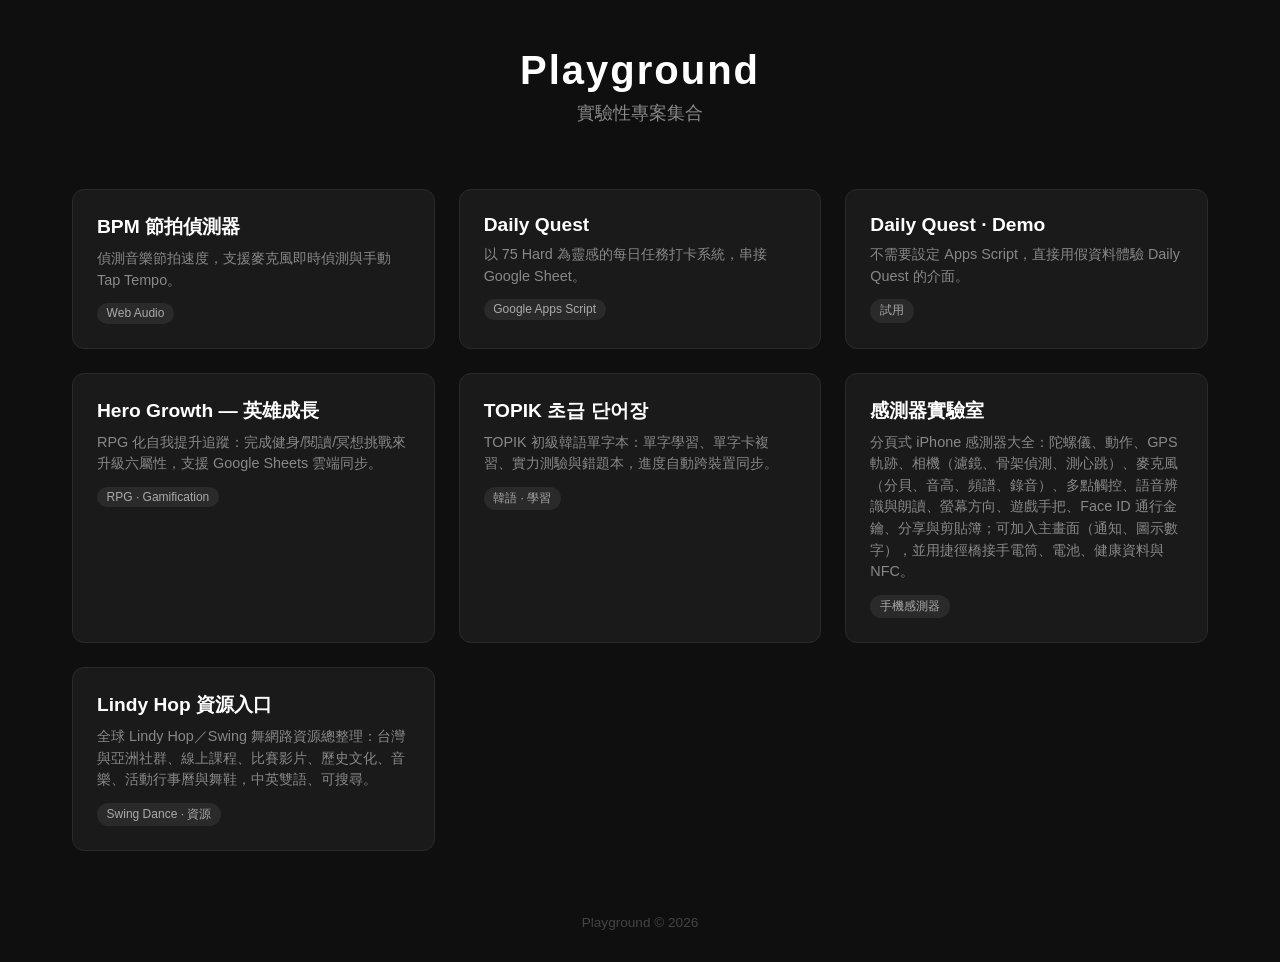
<file: index.html>
<!DOCTYPE html>
<html lang="zh-TW">
<head>
    <meta charset="UTF-8">
    <meta name="viewport" content="width=device-width, initial-scale=1.0">
    <title>Playground - 實驗專案集</title>
    <style>
        * {
            margin: 0;
            padding: 0;
            box-sizing: border-box;
        }

        body {
            font-family: -apple-system, BlinkMacSystemFont, "Segoe UI", Roboto, sans-serif;
            background-color: #0f0f0f;
            color: #e0e0e0;
            min-height: 100vh;
            display: flex;
            flex-direction: column;
            align-items: center;
        }

        header {
            width: 100%;
            padding: 3rem 2rem 2rem;
            text-align: center;
        }

        header h1 {
            font-size: 2.5rem;
            font-weight: 700;
            letter-spacing: 0.05em;
            color: #ffffff;
        }

        header p {
            margin-top: 0.5rem;
            font-size: 1.1rem;
            color: #888;
        }

        .projects-grid {
            display: grid;
            grid-template-columns: repeat(auto-fill, minmax(280px, 1fr));
            gap: 1.5rem;
            width: 100%;
            max-width: 1200px;
            padding: 2rem;
        }

        .project-card {
            background: #1a1a1a;
            border: 1px solid #2a2a2a;
            border-radius: 12px;
            padding: 1.5rem;
            transition: transform 0.2s, border-color 0.2s;
            text-decoration: none;
            color: inherit;
            display: block;
        }

        .project-card:hover {
            transform: translateY(-4px);
            border-color: #555;
        }

        .project-card h2 {
            font-size: 1.2rem;
            margin-bottom: 0.5rem;
            color: #fff;
        }

        .project-card p {
            font-size: 0.9rem;
            color: #888;
            line-height: 1.5;
        }

        .project-card .tag {
            display: inline-block;
            margin-top: 0.75rem;
            padding: 0.2rem 0.6rem;
            font-size: 0.75rem;
            border-radius: 999px;
            background: #2a2a2a;
            color: #aaa;
        }

        .empty-state {
            text-align: center;
            padding: 4rem 2rem;
            color: #555;
            font-size: 1rem;
        }

        footer {
            margin-top: auto;
            padding: 2rem;
            text-align: center;
            color: #444;
            font-size: 0.85rem;
        }
    </style>
</head>
<body>
    <header>
        <h1>Playground</h1>
        <p>實驗性專案集合</p>
    </header>

    <main class="projects-grid">
        <a class="project-card" href="./beat-detector/">
            <h2>BPM 節拍偵測器</h2>
            <p>偵測音樂節拍速度，支援麥克風即時偵測與手動 Tap Tempo。</p>
            <span class="tag">Web Audio</span>
        </a>
        <a class="project-card" href="./daily-quest/">
            <h2>Daily Quest</h2>
            <p>以 75 Hard 為靈感的每日任務打卡系統，串接 Google Sheet。</p>
            <span class="tag">Google Apps Script</span>
        </a>
        <a class="project-card" href="./daily-quest/demo.html">
            <h2>Daily Quest · Demo</h2>
            <p>不需要設定 Apps Script，直接用假資料體驗 Daily Quest 的介面。</p>
            <span class="tag">試用</span>
        </a>
        <a class="project-card" href="./hero-growth/">
            <h2>Hero Growth — 英雄成長</h2>
            <p>RPG 化自我提升追蹤：完成健身/閱讀/冥想挑戰來升級六屬性，支援 Google Sheets 雲端同步。</p>
            <span class="tag">RPG · Gamification</span>
        </a>
        <a class="project-card" href="./topik-vocab/">
            <h2>TOPIK 초급 단어장</h2>
            <p>TOPIK 初級韓語單字本：單字學習、單字卡複習、實力測驗與錯題本，進度自動跨裝置同步。</p>
            <span class="tag">韓語 · 學習</span>
        </a>
        <a class="project-card" href="./sensor-lab/">
            <h2>感測器實驗室</h2>
            <p>分頁式 iPhone 感測器大全：陀螺儀、動作、GPS 軌跡、相機（濾鏡、骨架偵測、測心跳）、麥克風（分貝、音高、頻譜、錄音）、多點觸控、語音辨識與朗讀、螢幕方向、遊戲手把、Face ID 通行金鑰、分享與剪貼簿；可加入主畫面（通知、圖示數字），並用捷徑橋接手電筒、電池、健康資料與 NFC。</p>
            <span class="tag">手機感測器</span>
        </a>
        <a class="project-card" href="./lindy-hop/">
            <h2>Lindy Hop 資源入口</h2>
            <p>全球 Lindy Hop／Swing 舞網路資源總整理：台灣與亞洲社群、線上課程、比賽影片、歷史文化、音樂、活動行事曆與舞鞋，中英雙語、可搜尋。</p>
            <span class="tag">Swing Dance · 資源</span>
        </a>
    </main>

    <footer>
        <p>Playground &copy; 2026</p>
    </footer>
</body>
</html>
</file>
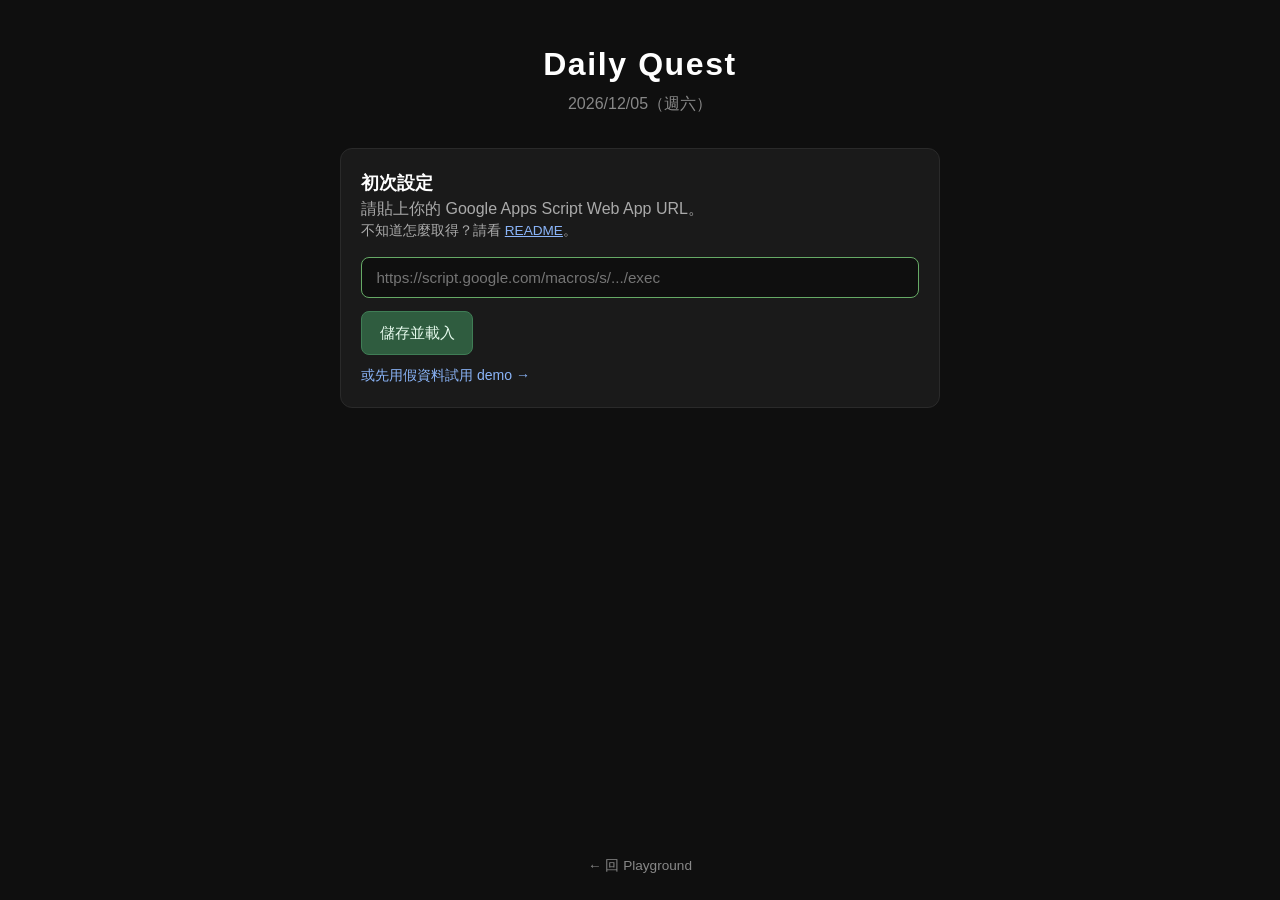
<file: daily-quest/index.html>
<!DOCTYPE html>
<html lang="zh-TW">
<head>
    <meta charset="UTF-8">
    <meta name="viewport" content="width=device-width, initial-scale=1.0">
    <title>Daily Quest — 每日任務</title>
    <meta name="theme-color" content="#0f0f0f">
    <link rel="manifest" href="./manifest.webmanifest">
    <link rel="icon" type="image/svg+xml" href="./icon.svg">
    <link rel="apple-touch-icon" href="./icon.svg">
    <link rel="stylesheet" href="./styles.css">
</head>
<body>
    <header>
        <h1>Daily Quest</h1>
        <p id="today-date">—</p>
    </header>

    <main>
        <section id="setup" class="card setup hidden">
            <h2>初次設定</h2>
            <p>請貼上你的 Google Apps Script Web App URL。</p>
            <p class="muted">不知道怎麼取得？請看 <a href="./README.md">README</a>。</p>
            <input id="url-input" type="url" placeholder="https://script.google.com/macros/s/.../exec" autocomplete="off" spellcheck="false">
            <button id="save-url" class="primary">儲存並載入</button>
            <p id="setup-error" class="error hidden"></p>
            <p><a class="demo-link" href="./demo.html">或先用假資料試用 demo →</a></p>
        </section>

        <section id="loading" class="card loading hidden">
            <p>載入中…</p>
        </section>

        <div id="main-view" class="hidden">
            <nav class="tabs" role="tablist">
                <button class="tab active" data-tab="today" role="tab">今日</button>
                <button class="tab" data-tab="history" role="tab">歷史</button>
                <button class="tab" data-tab="stats" role="tab">成就</button>
            </nav>

            <div id="tab-today" class="tab-panel">
                <section id="status-bar" class="status-bar"></section>
                <section id="today-section" class="card">
                    <div class="card-header">
                        <h2>今日任務</h2>
                        <span id="today-progress" class="progress-badge">0 / 0</span>
                    </div>
                    <ul id="task-list" class="task-list"></ul>
                </section>
            </div>

            <div id="tab-history" class="tab-panel hidden">
                <section class="card">
                    <div class="card-header">
                        <h2>近期統計</h2>
                    </div>
                    <div id="stats-grid" class="stats-grid"></div>
                </section>

                <section class="card">
                    <div class="card-header">
                        <h2>熱力圖</h2>
                        <span class="muted">近 26 週</span>
                    </div>
                    <div id="heatmap-wrap">
                        <div id="heatmap" class="heatmap-grid"></div>
                        <div class="heatmap-legend">
                            <span class="muted">少</span>
                            <span class="heatmap-cell lvl-0"></span>
                            <span class="heatmap-cell lvl-1"></span>
                            <span class="heatmap-cell lvl-2"></span>
                            <span class="heatmap-cell lvl-3"></span>
                            <span class="heatmap-cell lvl-4"></span>
                            <span class="muted">多</span>
                        </div>
                    </div>
                </section>

                <section class="card">
                    <div class="card-header">
                        <h2>單任務歷史</h2>
                        <select id="task-select" class="task-select"></select>
                    </div>
                    <div id="task-history-chart" class="task-history-chart"></div>
                </section>

                <section class="card">
                    <div class="card-header">
                        <h2>過往紀錄</h2>
                        <span class="muted" id="history-range"></span>
                    </div>
                    <div id="history-table" class="history-table"></div>
                </section>
            </div>

            <div id="tab-stats" class="tab-panel hidden">
                <section class="card">
                    <div class="card-header">
                        <h2>我的角色</h2>
                    </div>
                    <div id="character-card" class="character-card"></div>
                </section>

                <section id="challenge-card" class="card hidden">
                    <div class="card-header">
                        <h2 id="challenge-title">75 Hard 挑戰</h2>
                        <span id="challenge-badge" class="progress-badge"></span>
                    </div>
                    <div id="challenge-body"></div>
                </section>

                <section class="card">
                    <div class="card-header">
                        <h2>成就</h2>
                        <span id="achievements-count" class="muted"></span>
                    </div>
                    <div id="achievements-grid" class="achievements-grid"></div>
                </section>
            </div>
        </div>

        <section id="footer-actions" class="footer-actions hidden">
            <button id="change-url" class="ghost">更換 Apps Script URL</button>
            <button id="refresh" class="ghost">重新整理</button>
            <button id="open-settings" class="ghost">設定</button>
        </section>

        <section id="error-box" class="card error-box hidden">
            <h2>發生錯誤</h2>
            <p id="error-msg"></p>
            <button id="error-retry" class="primary">重試</button>
        </section>

        <!-- Settings modal -->
        <div id="settings-modal" class="modal hidden">
            <div class="modal-backdrop"></div>
            <div class="modal-dialog card">
                <div class="card-header">
                    <h2>設定</h2>
                    <button class="icon-btn" id="close-settings">✕</button>
                </div>
                <div id="settings-body"></div>
            </div>
        </div>

        <!-- 完成全部任務的慶祝動畫 -->
        <div id="celebrate" class="celebrate hidden" aria-hidden="true"></div>
    </main>

    <footer>
        <p><a href="../">← 回 Playground</a></p>
    </footer>

    <script src="./js/util.js"></script>
    <script src="./js/state.js"></script>
    <script src="./js/api.js"></script>
    <script src="./js/game.js"></script>
    <script src="./js/render-today.js"></script>
    <script src="./js/render-history.js"></script>
    <script src="./js/render-stats.js"></script>
    <script src="./js/settings.js"></script>
    <script src="./js/app.js"></script>
</body>
</html>
</file>
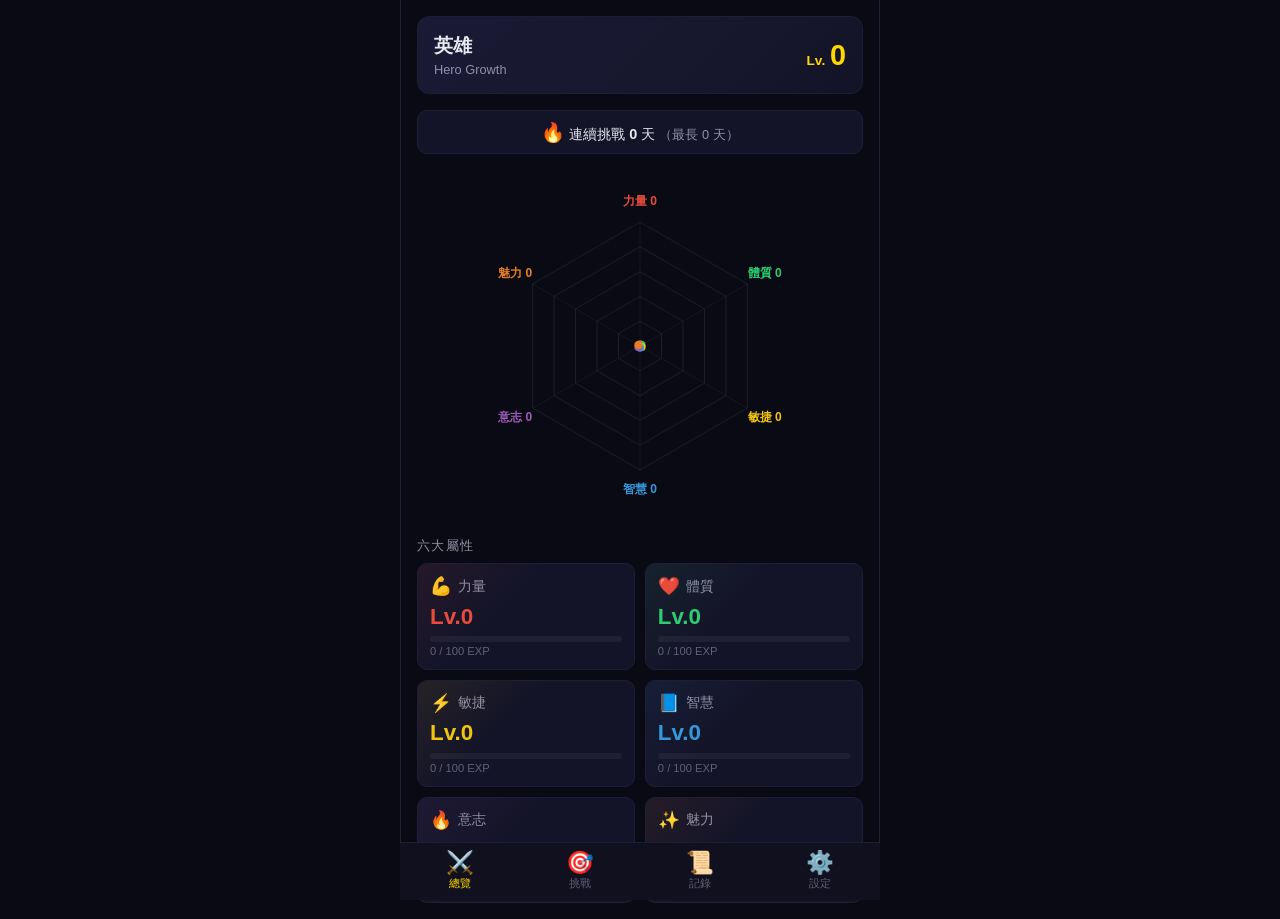
<file: hero-growth/index.html>
<!DOCTYPE html>
<html lang="zh-TW">
<head>
    <meta charset="UTF-8">
    <meta name="viewport" content="width=device-width, initial-scale=1.0, maximum-scale=1.0, user-scalable=no, viewport-fit=cover">
    <meta name="theme-color" content="#0a0a14">
    <title>Hero Growth — 英雄成長</title>
    <style>
        :root {
            --bg: #0a0a14;
            --bg2: #10101e;
            --card: #141428;
            --card-border: #1e1e38;
            --text: #e8e8f0;
            --text-dim: #9090a8;
            --text-muted: #606078;
            --str: #e74c3c;
            --con: #2ecc71;
            --agi: #f1c40f;
            --wis: #3498db;
            --wil: #9b59b6;
            --cha: #e67e22;
            --gold: #ffd700;
            --danger: #ff5566;
            --success: #4caf50;
            --tab-h: 58px;
            --safe-b: env(safe-area-inset-bottom, 0px);
        }
        * { margin: 0; padding: 0; box-sizing: border-box; -webkit-tap-highlight-color: transparent; }
        html, body { height: 100%; }
        body {
            font-family: -apple-system, BlinkMacSystemFont, "Segoe UI", Roboto, "Noto Sans TC", sans-serif;
            background: var(--bg);
            color: var(--text);
            max-width: 480px;
            margin: 0 auto;
            padding-bottom: calc(var(--tab-h) + var(--safe-b) + 12px);
            min-height: 100vh;
            position: relative;
            overflow-x: hidden;
        }
        @media (min-width: 481px) {
            body { border-left: 1px solid var(--card-border); border-right: 1px solid var(--card-border); }
        }
        button, input, select, textarea { font: inherit; color: inherit; }
        button { cursor: pointer; border: none; background: none; }
        input[type="number"]::-webkit-outer-spin-button,
        input[type="number"]::-webkit-inner-spin-button { -webkit-appearance: none; margin: 0; }

        /* === TAB SYSTEM === */
        .tab-bar {
            position: fixed;
            bottom: 0;
            left: 50%;
            transform: translateX(-50%);
            width: 100%;
            max-width: 480px;
            height: calc(var(--tab-h) + var(--safe-b));
            padding-bottom: var(--safe-b);
            background: var(--bg2);
            border-top: 1px solid var(--card-border);
            display: flex;
            z-index: 100;
        }
        .tab-btn {
            flex: 1;
            display: flex;
            flex-direction: column;
            align-items: center;
            justify-content: center;
            gap: 2px;
            font-size: 0.7rem;
            color: var(--text-muted);
            transition: color 0.15s;
            min-height: 44px;
        }
        .tab-btn .tab-icon { font-size: 1.4rem; line-height: 1; }
        .tab-btn.active { color: var(--gold); }
        .tab-panel { display: none; padding: 1rem; animation: fadeIn 0.2s ease; }
        .tab-panel.active { display: block; }
        @keyframes fadeIn { from { opacity: 0; transform: translateY(4px); } to { opacity: 1; transform: none; } }

        /* === COMMON === */
        .card {
            background: var(--card);
            border: 1px solid var(--card-border);
            border-radius: 12px;
            padding: 1rem;
        }
        .btn {
            display: inline-flex;
            align-items: center;
            justify-content: center;
            gap: 0.4rem;
            min-height: 44px;
            padding: 0 1rem;
            border-radius: 10px;
            background: var(--card);
            border: 1px solid var(--card-border);
            color: var(--text);
            font-weight: 500;
            transition: background 0.15s, transform 0.1s;
        }
        .btn:active { transform: scale(0.97); }
        .btn-primary { background: var(--gold); color: #000; border-color: var(--gold); }
        .btn-danger { color: var(--danger); border-color: var(--danger); }
        .btn-full { display: flex; width: 100%; }
        .btn-ghost { background: transparent; }
        .hidden { display: none !important; }
        .text-dim { color: var(--text-dim); }
        .text-center { text-align: center; }
        .row { display: flex; gap: 0.5rem; }
        .row > * { flex: 1; }
        .stack { display: flex; flex-direction: column; gap: 0.75rem; }
        .section-title {
            font-size: 0.8rem;
            color: var(--text-dim);
            text-transform: uppercase;
            letter-spacing: 0.1em;
            margin-bottom: 0.5rem;
        }

        /* === DASHBOARD === */
        .hero-header {
            display: flex;
            align-items: center;
            justify-content: space-between;
            padding: 1rem;
            background: linear-gradient(135deg, #1a1a35, #141428);
            border: 1px solid var(--card-border);
            border-radius: 12px;
            margin-bottom: 1rem;
        }
        .hero-name { font-size: 1.2rem; font-weight: 600; }
        .hero-level {
            display: flex;
            align-items: baseline;
            gap: 0.3rem;
            color: var(--gold);
            font-weight: 700;
        }
        .hero-level .lv-num { font-size: 1.8rem; }
        .streak-bar {
            text-align: center;
            padding: 0.6rem;
            background: var(--card);
            border: 1px solid var(--card-border);
            border-radius: 10px;
            margin-bottom: 1rem;
            font-size: 0.9rem;
        }
        .streak-bar .flame { font-size: 1.2rem; }
        .radar-wrap {
            display: flex;
            justify-content: center;
            padding: 1rem 0;
            margin-bottom: 1rem;
        }
        #radarCanvas { display: block; }
        .attr-grid {
            display: grid;
            grid-template-columns: 1fr 1fr;
            gap: 0.6rem;
        }
        .attr-card {
            background: var(--card);
            border: 1px solid var(--card-border);
            border-radius: 10px;
            padding: 0.75rem;
            position: relative;
            overflow: hidden;
        }
        .attr-card::before {
            content: '';
            position: absolute;
            inset: 0;
            background: linear-gradient(135deg, var(--c, var(--gold)) 0%, transparent 40%);
            opacity: 0.08;
            pointer-events: none;
        }
        .attr-card-head {
            display: flex;
            align-items: center;
            gap: 0.4rem;
            margin-bottom: 0.4rem;
        }
        .attr-card-icon { font-size: 1.1rem; }
        .attr-card-name { font-size: 0.85rem; color: var(--text-dim); }
        .attr-card-lv { font-size: 1.4rem; font-weight: 700; color: var(--c, var(--gold)); }
        .exp-bar {
            height: 6px;
            background: rgba(255,255,255,0.05);
            border-radius: 3px;
            overflow: hidden;
            margin-top: 0.4rem;
        }
        .exp-bar-fill {
            height: 100%;
            background: var(--c, var(--gold));
            border-radius: 3px;
            transition: width 0.5s ease;
        }
        .exp-text {
            font-size: 0.7rem;
            color: var(--text-muted);
            margin-top: 0.2rem;
        }

        /* === CHALLENGE === */
        .wizard-head {
            display: flex;
            align-items: center;
            gap: 0.5rem;
            margin-bottom: 1rem;
            min-height: 36px;
        }
        .wizard-back {
            padding: 0.4rem 0.8rem;
            color: var(--text-dim);
            font-size: 0.9rem;
            background: transparent;
        }
        .wizard-title { font-size: 1.1rem; font-weight: 600; }
        .step { display: none; }
        .step.active { display: block; }

        .attr-select-grid {
            display: grid;
            grid-template-columns: 1fr 1fr;
            gap: 0.6rem;
            margin-bottom: 1rem;
        }
        .attr-select-btn {
            padding: 1rem;
            background: var(--card);
            border: 2px solid var(--card-border);
            border-radius: 12px;
            display: flex;
            flex-direction: column;
            align-items: center;
            gap: 0.3rem;
            min-height: 90px;
            transition: all 0.15s;
        }
        .attr-select-btn .icon { font-size: 1.8rem; }
        .attr-select-btn .name { font-weight: 600; color: var(--c, var(--text)); }
        .attr-select-btn.selected {
            border-color: var(--c);
            background: color-mix(in srgb, var(--c) 15%, var(--card));
        }
        .activity-list { display: flex; flex-direction: column; gap: 0.4rem; }
        .activity-btn {
            padding: 0.9rem;
            background: var(--card);
            border: 1px solid var(--card-border);
            border-radius: 10px;
            text-align: left;
            display: flex;
            align-items: center;
            justify-content: space-between;
        }
        .activity-btn:active { background: var(--bg2); }
        .activity-btn .chevron { color: var(--text-muted); }

        .diff-grid {
            display: grid;
            grid-template-columns: 1fr 1fr 1fr;
            gap: 0.5rem;
            margin-bottom: 1.25rem;
        }
        .diff-btn {
            padding: 0.75rem 0.5rem;
            background: var(--card);
            border: 2px solid var(--card-border);
            border-radius: 10px;
            text-align: center;
        }
        .diff-btn .mult { display: block; font-size: 0.75rem; color: var(--text-muted); margin-top: 0.2rem; }
        .diff-btn.selected { border-color: var(--gold); color: var(--gold); }

        .time-presets {
            display: grid;
            grid-template-columns: repeat(4, 1fr);
            gap: 0.4rem;
            margin-bottom: 0.8rem;
        }
        .time-btn {
            padding: 0.6rem 0;
            background: var(--card);
            border: 1px solid var(--card-border);
            border-radius: 8px;
            font-size: 0.9rem;
        }
        .time-btn.selected { border-color: var(--gold); color: var(--gold); }
        .time-input {
            width: 100%;
            padding: 0.75rem;
            background: var(--card);
            border: 1px solid var(--card-border);
            border-radius: 10px;
            font-size: 1rem;
            text-align: center;
        }

        /* === TIMER === */
        .timer-wrap {
            display: flex;
            flex-direction: column;
            align-items: center;
            padding: 1rem 0;
        }
        .timer-meta { text-align: center; margin-bottom: 1rem; }
        .timer-meta .activity { font-size: 1.2rem; font-weight: 600; }
        .timer-meta .sub { font-size: 0.85rem; color: var(--text-dim); margin-top: 0.2rem; }
        .timer-circle { position: relative; width: 240px; height: 240px; margin: 1rem 0; }
        .timer-circle svg { width: 100%; height: 100%; transform: rotate(-90deg); }
        .timer-circle .bg-ring { fill: none; stroke: rgba(255,255,255,0.05); stroke-width: 10; }
        .timer-circle .fg-ring {
            fill: none;
            stroke: var(--gold);
            stroke-width: 10;
            stroke-linecap: round;
            transition: stroke-dashoffset 0.3s linear;
        }
        .timer-circle.paused .fg-ring { stroke: var(--text-dim); }
        .timer-display {
            position: absolute;
            inset: 0;
            display: flex;
            flex-direction: column;
            align-items: center;
            justify-content: center;
            font-family: 'SF Mono', 'Menlo', 'Consolas', monospace;
        }
        .timer-display .time { font-size: 2.6rem; font-weight: 700; letter-spacing: 0.02em; }
        .timer-display .elapsed { font-size: 0.8rem; color: var(--text-dim); margin-top: 0.2rem; }
        .timer-controls {
            display: grid;
            grid-template-columns: 1fr 1fr;
            gap: 0.5rem;
            width: 100%;
            margin-top: 1rem;
        }
        .timer-giveup {
            margin-top: 0.6rem;
            color: var(--text-muted);
            font-size: 0.85rem;
            background: transparent;
        }

        /* === ASSESSMENT / RESULTS === */
        .assess-grid {
            display: grid;
            grid-template-columns: 1fr 1fr 1fr;
            gap: 0.5rem;
            margin: 1.5rem 0;
        }
        .assess-btn {
            padding: 1rem 0;
            background: var(--card);
            border: 2px solid var(--card-border);
            border-radius: 10px;
            font-size: 1.1rem;
            font-weight: 600;
        }
        .assess-btn:active { border-color: var(--gold); color: var(--gold); }

        .result-card {
            padding: 1.25rem;
            background: var(--card);
            border: 1px solid var(--card-border);
            border-radius: 12px;
            margin-bottom: 1rem;
        }
        .result-exp {
            text-align: center;
            padding: 1rem;
            margin: 1rem 0;
            background: linear-gradient(135deg, rgba(255,215,0,0.15), rgba(255,215,0,0.05));
            border: 1px solid rgba(255,215,0,0.3);
            border-radius: 12px;
        }
        .result-exp .num { font-size: 2.2rem; font-weight: 700; color: var(--gold); }
        .result-exp .label { font-size: 0.85rem; color: var(--text-dim); margin-top: 0.2rem; }
        .result-formula { text-align: center; font-size: 0.85rem; color: var(--text-muted); margin-bottom: 0.5rem; }

        /* === HISTORY === */
        .history-empty {
            text-align: center;
            color: var(--text-muted);
            padding: 3rem 1rem;
        }
        .history-date {
            font-size: 0.8rem;
            color: var(--text-dim);
            margin: 1.2rem 0 0.5rem;
            letter-spacing: 0.05em;
        }
        .history-date:first-child { margin-top: 0; }
        .history-item {
            display: flex;
            align-items: center;
            gap: 0.6rem;
            padding: 0.75rem;
            background: var(--card);
            border: 1px solid var(--card-border);
            border-radius: 10px;
            margin-bottom: 0.4rem;
        }
        .history-dot { width: 10px; height: 10px; border-radius: 50%; flex-shrink: 0; }
        .history-info { flex: 1; min-width: 0; }
        .history-name { font-size: 0.95rem; }
        .history-sub { font-size: 0.75rem; color: var(--text-muted); margin-top: 0.15rem; }
        .history-exp { color: var(--gold); font-weight: 600; font-size: 0.9rem; }

        /* === SETTINGS === */
        .settings-section {
            margin-bottom: 1.5rem;
            padding: 1rem;
            background: var(--card);
            border: 1px solid var(--card-border);
            border-radius: 12px;
        }
        .settings-section h3 {
            font-size: 1rem;
            margin-bottom: 0.75rem;
            display: flex;
            align-items: center;
            gap: 0.4rem;
        }
        .settings-input {
            width: 100%;
            padding: 0.7rem;
            background: var(--bg2);
            border: 1px solid var(--card-border);
            border-radius: 8px;
            font-size: 0.95rem;
        }
        .settings-input:focus { outline: none; border-color: var(--gold); }
        .settings-label { font-size: 0.85rem; color: var(--text-dim); margin-bottom: 0.3rem; display: block; }

        .custom-activity-item {
            display: flex;
            align-items: center;
            gap: 0.5rem;
            padding: 0.6rem;
            background: var(--bg2);
            border-radius: 8px;
            margin-bottom: 0.4rem;
        }
        .custom-activity-item .name { flex: 1; }
        .custom-activity-item .del {
            color: var(--danger);
            padding: 0.3rem 0.5rem;
            font-size: 0.85rem;
        }
        .custom-add-row { display: flex; gap: 0.4rem; margin-top: 0.5rem; }
        .custom-add-row select, .custom-add-row input {
            padding: 0.6rem;
            background: var(--bg2);
            border: 1px solid var(--card-border);
            border-radius: 8px;
            font-size: 0.9rem;
        }
        .custom-add-row select { flex: 0 0 100px; }
        .custom-add-row input { flex: 1; min-width: 0; }

        .sync-toggle { display: flex; align-items: center; gap: 0.5rem; margin-top: 0.75rem; }
        .sync-status {
            font-size: 0.8rem;
            padding: 0.4rem 0.6rem;
            border-radius: 6px;
            margin-top: 0.5rem;
            background: var(--bg2);
            color: var(--text-dim);
        }
        .sync-status.success { color: var(--success); }
        .sync-status.error { color: var(--danger); }
        .sync-expandable { margin-top: 0.75rem; }
        .sync-expandable summary {
            cursor: pointer;
            padding: 0.5rem 0;
            color: var(--text-dim);
            font-size: 0.85rem;
            list-style: none;
        }
        .sync-expandable summary::before { content: '▶ '; transition: transform 0.2s; display: inline-block; }
        .sync-expandable[open] summary::before { transform: rotate(90deg); }
        .script-code {
            position: relative;
            margin-top: 0.5rem;
        }
        .script-code pre {
            background: #000;
            padding: 0.75rem;
            border-radius: 8px;
            font-family: 'SF Mono', Menlo, Consolas, monospace;
            font-size: 0.75rem;
            overflow-x: auto;
            color: #d0d0d0;
            white-space: pre;
            max-height: 240px;
        }
        .script-code .copy-btn {
            position: absolute;
            top: 6px;
            right: 6px;
            padding: 0.3rem 0.6rem;
            font-size: 0.75rem;
            background: var(--card);
            border: 1px solid var(--card-border);
            border-radius: 6px;
            color: var(--text);
        }
        .setup-steps {
            font-size: 0.85rem;
            color: var(--text-dim);
            line-height: 1.6;
            padding-left: 1.25rem;
            margin-top: 0.4rem;
        }
        .setup-steps li { margin-bottom: 0.2rem; }

        /* === LEVEL UP OVERLAY === */
        .level-up {
            position: fixed;
            inset: 0;
            background: rgba(0,0,0,0.85);
            z-index: 1000;
            display: flex;
            align-items: center;
            justify-content: center;
            backdrop-filter: blur(4px);
            animation: fadeIn 0.3s ease;
        }
        .level-up.hidden { display: none; }
        .level-up-inner { text-align: center; animation: levelUpPop 0.6s cubic-bezier(0.175, 0.885, 0.32, 1.275); }
        .level-up-title {
            font-size: 3rem;
            font-weight: 900;
            letter-spacing: 0.05em;
            color: var(--gold);
            text-shadow: 0 0 20px rgba(255,215,0,0.6), 0 0 40px rgba(255,140,0,0.4);
            animation: goldGlow 1.5s ease-in-out infinite alternate;
        }
        .level-up-attr { font-size: 1.2rem; margin-top: 1rem; color: var(--text); }
        .level-up-level {
            font-size: 2rem;
            color: var(--gold);
            font-weight: 700;
            margin-top: 0.5rem;
        }
        @keyframes levelUpPop {
            0% { transform: scale(0.3); opacity: 0; }
            60% { transform: scale(1.1); }
            100% { transform: scale(1); opacity: 1; }
        }
        @keyframes goldGlow {
            from { text-shadow: 0 0 20px rgba(255,215,0,0.6), 0 0 40px rgba(255,140,0,0.4); }
            to { text-shadow: 0 0 30px rgba(255,215,0,0.9), 0 0 60px rgba(255,140,0,0.6); }
        }

        /* === EMPTY STATE === */
        .empty-hint {
            text-align: center;
            padding: 2rem 1rem;
            color: var(--text-muted);
            font-size: 0.9rem;
        }
    </style>
</head>
<body>
    <!-- Level Up Overlay -->
    <div id="levelUpOverlay" class="level-up hidden">
        <div class="level-up-inner">
            <div class="level-up-title">LEVEL UP!</div>
            <div class="level-up-attr" id="levelUpAttr"></div>
            <div class="level-up-level" id="levelUpLevel"></div>
        </div>
    </div>

    <!-- Tab Panels -->
    <main>
        <!-- DASHBOARD -->
        <section id="tabDashboard" class="tab-panel active">
            <div class="hero-header">
                <div>
                    <div class="hero-name" id="heroName">英雄</div>
                    <div class="text-dim" style="font-size:0.8rem;margin-top:0.2rem;">Hero Growth</div>
                </div>
                <div class="hero-level">
                    <span style="font-size:0.85rem;">Lv.</span>
                    <span class="lv-num" id="heroTotalLv">0</span>
                </div>
            </div>
            <div class="streak-bar">
                <span class="flame">🔥</span>
                連續挑戰 <strong id="streakDays">0</strong> 天
                <span class="text-dim" style="font-size:0.8rem;">（最長 <span id="streakBest">0</span> 天）</span>
            </div>
            <div class="radar-wrap">
                <canvas id="radarCanvas" width="320" height="320"></canvas>
            </div>
            <div class="section-title">六大屬性</div>
            <div class="attr-grid" id="attrGrid"></div>
        </section>

        <!-- CHALLENGE -->
        <section id="tabChallenge" class="tab-panel">
            <!-- Step 1: Select Attribute + Activity -->
            <div class="step active" id="step1">
                <div class="wizard-head">
                    <div class="wizard-title">選擇挑戰</div>
                </div>
                <div class="section-title">選一個屬性</div>
                <div class="attr-select-grid" id="attrSelectGrid"></div>
                <div id="activityListWrap" class="hidden">
                    <div class="section-title">選一項活動</div>
                    <div class="activity-list" id="activityList"></div>
                </div>
            </div>

            <!-- Step 2: Set Parameters -->
            <div class="step" id="step2">
                <div class="wizard-head">
                    <button type="button" class="wizard-back" data-back="1">← 返回</button>
                    <div class="wizard-title" id="step2Title"></div>
                </div>
                <div class="section-title">難度</div>
                <div class="diff-grid" id="diffGrid"></div>
                <div class="section-title">目標時間</div>
                <div class="time-presets" id="timePresets"></div>
                <input type="number" class="time-input" id="timeInput" min="1" max="180" placeholder="自訂分鐘數">
                <div style="height:1rem;"></div>
                <button type="button" class="btn btn-primary btn-full" id="btnStartChallenge">⚔️ 開始挑戰</button>
            </div>

            <!-- Step 3: Timer -->
            <div class="step" id="step3">
                <div class="timer-wrap">
                    <div class="timer-meta">
                        <div class="activity" id="timerActivity">-</div>
                        <div class="sub" id="timerSub">-</div>
                    </div>
                    <div class="timer-circle" id="timerCircle">
                        <svg viewBox="0 0 240 240">
                            <circle class="bg-ring" cx="120" cy="120" r="108"></circle>
                            <circle class="fg-ring" id="timerRing" cx="120" cy="120" r="108"
                                    stroke-dasharray="678.58" stroke-dashoffset="0"></circle>
                        </svg>
                        <div class="timer-display">
                            <div class="time" id="timerTime">00:00</div>
                            <div class="elapsed" id="timerElapsed">目標 0 分鐘</div>
                        </div>
                    </div>
                    <div class="timer-controls">
                        <button type="button" class="btn" id="btnPauseResume">⏸ 暫停</button>
                        <button type="button" class="btn btn-primary" id="btnCompleteEarly">✅ 完成</button>
                    </div>
                    <button type="button" class="timer-giveup" id="btnGiveUp">放棄挑戰</button>
                </div>
            </div>

            <!-- Step 4: Assessment -->
            <div class="step" id="step4">
                <div class="wizard-head">
                    <div class="wizard-title">完成度評估</div>
                </div>
                <div class="empty-hint" id="assessMeta"></div>
                <div class="text-center text-dim" style="font-size:0.9rem;margin-bottom:0.5rem;">誠實評估自己實際完成的程度</div>
                <div class="assess-grid" id="assessGrid"></div>
            </div>

            <!-- Step 5: Results -->
            <div class="step" id="step5">
                <div class="wizard-head">
                    <div class="wizard-title">🎉 挑戰完成</div>
                </div>
                <div class="result-card" id="resultCard"></div>
                <button type="button" class="btn btn-primary btn-full" id="btnBackToDash">返回總覽</button>
            </div>
        </section>

        <!-- HISTORY -->
        <section id="tabHistory" class="tab-panel">
            <div class="wizard-head"><div class="wizard-title">挑戰記錄</div></div>
            <div id="historyList"></div>
        </section>

        <!-- SETTINGS -->
        <section id="tabSettings" class="tab-panel">
            <div class="wizard-head"><div class="wizard-title">設定</div></div>

            <div class="settings-section">
                <h3>👤 角色</h3>
                <label class="settings-label">角色名稱</label>
                <input type="text" class="settings-input" id="inputHeroName" placeholder="輸入角色名稱">
            </div>

            <div class="settings-section">
                <h3>🎨 自訂活動</h3>
                <div id="customActivityList"></div>
                <div class="custom-add-row">
                    <select id="customAttrSelect"></select>
                    <input type="text" id="customNameInput" placeholder="新活動名稱">
                </div>
                <button type="button" class="btn btn-full" id="btnAddCustom" style="margin-top:0.5rem;">＋ 新增</button>
            </div>

            <div class="settings-section">
                <h3>☁️ Google Sheets 雲端同步</h3>
                <p class="text-dim" style="font-size:0.85rem;line-height:1.5;">
                    讓資料在不同裝置間同步。使用者自己部署 Google Apps Script，網址只存在此裝置的瀏覽器，不會上傳到網路。
                </p>

                <details class="sync-expandable">
                    <summary>📖 設定步驟</summary>
                    <ol class="setup-steps">
                        <li>建立一份新的 <a href="https://sheets.new" target="_blank" style="color:var(--gold);">Google 試算表</a></li>
                        <li>選單 → 擴充功能 → Apps Script</li>
                        <li>貼上下方程式碼（取代原有全部內容）並儲存</li>
                        <li>點右上角「部署」→「新增部署作業」</li>
                        <li>類型：網頁應用程式，執行身分：我，存取權：所有人</li>
                        <li>點「部署」後複製產生的網址</li>
                        <li>貼到下方的「同步網址」欄位</li>
                    </ol>
                    <div class="script-code">
                        <button type="button" class="copy-btn" id="btnCopyScript">複製</button>
<pre id="scriptCode">function doGet(e) {
  var sheet = _sheet();
  var data = sheet.getRange('A1').getValue();
  return ContentService.createTextOutput(data || '{}')
    .setMimeType(ContentService.MimeType.JSON);
}
function doPost(e) {
  var body = JSON.parse(e.postData.contents);
  var sheet = _sheet();
  sheet.getRange('A1').setValue(JSON.stringify(body.data));
  sheet.getRange('A2').setValue(new Date().toISOString());
  return ContentService.createTextOutput(JSON.stringify({ok:true}))
    .setMimeType(ContentService.MimeType.JSON);
}
function _sheet() {
  var ss = SpreadsheetApp.getActiveSpreadsheet();
  var s = ss.getSheetByName('HeroGrowth');
  if (!s) s = ss.insertSheet('HeroGrowth');
  return s;
}</pre>
                    </div>
                </details>

                <label class="settings-label" style="margin-top:1rem;">同步網址（Apps Script Web App URL）</label>
                <input type="text" class="settings-input" id="syncUrlInput" placeholder="https://script.google.com/macros/s/.../exec">
                <div class="row" style="margin-top:0.5rem;">
                    <button type="button" class="btn" id="btnTestSync">測試</button>
                    <button type="button" class="btn" id="btnSyncDown">⬇️ 下載</button>
                    <button type="button" class="btn btn-primary" id="btnSyncUp">⬆️ 上傳</button>
                </div>
                <label class="sync-toggle">
                    <input type="checkbox" id="autoSyncToggle">
                    <span style="font-size:0.9rem;">完成挑戰後自動上傳</span>
                </label>
                <div class="sync-status hidden" id="syncStatus"></div>
            </div>

            <div class="settings-section">
                <h3>💾 本地備份</h3>
                <div class="row">
                    <button type="button" class="btn" id="btnExport">📥 匯出 JSON</button>
                    <button type="button" class="btn" id="btnImport">📤 匯入 JSON</button>
                </div>
                <input type="file" id="importFile" accept="application/json" class="hidden">
            </div>

            <div class="settings-section">
                <h3>⚠️ 危險操作</h3>
                <button type="button" class="btn btn-danger btn-full" id="btnClearData">清除所有資料</button>
            </div>

            <div class="text-center text-dim" style="font-size:0.75rem;padding:1rem;">
                <a href="../" style="color:var(--text-dim);">← 返回 Playground</a>
            </div>
        </section>
    </main>

    <!-- Bottom Tab Bar -->
    <nav class="tab-bar">
        <button type="button" class="tab-btn active" data-tab="tabDashboard"><span class="tab-icon">⚔️</span><span>總覽</span></button>
        <button type="button" class="tab-btn" data-tab="tabChallenge"><span class="tab-icon">🎯</span><span>挑戰</span></button>
        <button type="button" class="tab-btn" data-tab="tabHistory"><span class="tab-icon">📜</span><span>記錄</span></button>
        <button type="button" class="tab-btn" data-tab="tabSettings"><span class="tab-icon">⚙️</span><span>設定</span></button>
    </nav>

    <script>
    (function() {
        'use strict';
        // ============== CONFIG ==============
        const ATTRS = {
            STR: { name: '力量', icon: '💪', color: '#e74c3c' },
            CON: { name: '體質', icon: '❤️', color: '#2ecc71' },
            AGI: { name: '敏捷', icon: '⚡', color: '#f1c40f' },
            WIS: { name: '智慧', icon: '📘', color: '#3498db' },
            WIL: { name: '意志', icon: '🔥', color: '#9b59b6' },
            CHA: { name: '魅力', icon: '✨', color: '#e67e22' }
        };
        const ATTR_KEYS = Object.keys(ATTRS);
        const DEFAULT_ACTIVITIES = {
            STR: ['重訓', '衝刺', '引體向上', '伏地挺身'],
            CON: ['慢跑', '游泳', '跳繩', '騎腳踏車'],
            AGI: ['跳舞', '瑜伽', '拉筋', '武術'],
            WIS: ['閱讀', '上課', '寫筆記', '程式練習'],
            WIL: ['站樁', '冥想', '冷水澡', '斷食'],
            CHA: ['社交活動', '演講', '助人', '寫作分享']
        };
        const DIFFICULTIES = [
            { key: 'easy', name: '簡單', mult: 0.8 },
            { key: 'normal', name: '普通', mult: 1.0 },
            { key: 'hard', name: '困難', mult: 1.5 }
        ];
        const TIME_PRESETS = [5, 10, 15, 20, 30, 45, 60, 90];
        const RATES = [0.2, 0.4, 0.6, 0.8, 1.0];
        const STORAGE_KEY = 'heroGrowth';
        const TIMER_KEY = 'heroGrowth_timer';
        const SYNC_URL_KEY = 'heroGrowth_syncUrl';
        const AUTO_SYNC_KEY = 'heroGrowth_autoSync';

        // ============== STATE ==============
        let state = null;
        let challenge = null;  // { attribute, activity, difficulty, targetMinutes }
        let timerHandle = null;

        // ============== DOM HELPERS ==============
        const $ = function(id) { return document.getElementById(id); };
        const $$ = function(sel) { return document.querySelectorAll(sel); };

        // ============== DATA ==============
        function defaultState() {
            const today = new Date().toISOString().slice(0, 10);
            const attributes = {};
            ATTR_KEYS.forEach(function(k) { attributes[k] = { totalExp: 0 }; });
            return {
                version: 1,
                character: { name: '英雄', createdAt: today },
                attributes: attributes,
                customActivities: [],
                log: [],
                streaks: { currentStreak: 0, longestStreak: 0, lastActiveDate: null }
            };
        }
        function loadState() {
            try {
                const raw = localStorage.getItem(STORAGE_KEY);
                if (!raw) return defaultState();
                const parsed = JSON.parse(raw);
                // sanity checks / migrations
                if (!parsed.attributes) return defaultState();
                ATTR_KEYS.forEach(function(k) {
                    if (!parsed.attributes[k]) parsed.attributes[k] = { totalExp: 0 };
                });
                if (!parsed.customActivities) parsed.customActivities = [];
                if (!parsed.log) parsed.log = [];
                if (!parsed.streaks) parsed.streaks = { currentStreak: 0, longestStreak: 0, lastActiveDate: null };
                return parsed;
            } catch (e) {
                console.error('loadState error', e);
                return defaultState();
            }
        }
        function saveState() {
            try { localStorage.setItem(STORAGE_KEY, JSON.stringify(state)); }
            catch (e) { console.error('saveState error', e); }
        }

        // ============== LEVEL MATH ==============
        // Level N requires cumulative N*(N+1)/2 * 100 EXP
        function cumulativeForLevel(n) { return n * (n + 1) / 2 * 100; }
        function levelFromExp(totalExp) {
            let lv = 0;
            while (cumulativeForLevel(lv + 1) <= totalExp) lv++;
            const base = cumulativeForLevel(lv);
            const next = cumulativeForLevel(lv + 1);
            const into = totalExp - base;
            const need = next - base;
            return { level: lv, into: into, need: need, progress: need > 0 ? into / need : 0 };
        }
        function totalCharacterLevel() {
            let sum = 0;
            ATTR_KEYS.forEach(function(k) { sum += levelFromExp(state.attributes[k].totalExp).level; });
            return Math.floor(sum / ATTR_KEYS.length);
        }

        // ============== DATE / STREAK ==============
        function todayStr() { return new Date().toISOString().slice(0, 10); }
        function dateAddDays(isoDate, days) {
            const d = new Date(isoDate + 'T00:00:00');
            d.setDate(d.getDate() + days);
            return d.toISOString().slice(0, 10);
        }
        function updateStreakOnCompletion() {
            const today = todayStr();
            const last = state.streaks.lastActiveDate;
            if (last === today) return;  // already counted today
            if (last && dateAddDays(last, 1) === today) {
                state.streaks.currentStreak += 1;
            } else {
                state.streaks.currentStreak = 1;
            }
            state.streaks.lastActiveDate = today;
            if (state.streaks.currentStreak > state.streaks.longestStreak) {
                state.streaks.longestStreak = state.streaks.currentStreak;
            }
        }
        function refreshStreakOnLoad() {
            // If last active was before yesterday, current streak breaks visually
            const today = todayStr();
            const last = state.streaks.lastActiveDate;
            if (!last) return;
            if (last !== today && dateAddDays(last, 1) !== today) {
                state.streaks.currentStreak = 0;
            }
        }

        // ============== TAB NAVIGATION ==============
        function switchTab(tabId) {
            $$('.tab-btn').forEach(function(b) { b.classList.toggle('active', b.dataset.tab === tabId); });
            $$('.tab-panel').forEach(function(p) { p.classList.toggle('active', p.id === tabId); });
            if (tabId === 'tabDashboard') renderDashboard();
            if (tabId === 'tabHistory') renderHistory();
            if (tabId === 'tabSettings') renderSettings();
        }
        function bindTabBar() {
            $$('.tab-btn').forEach(function(btn) {
                btn.addEventListener('click', function() { switchTab(btn.dataset.tab); });
            });
        }
        // ============== DASHBOARD ==============
        function renderDashboard() {
            $('heroName').textContent = state.character.name || '英雄';
            $('heroTotalLv').textContent = totalCharacterLevel();
            $('streakDays').textContent = state.streaks.currentStreak;
            $('streakBest').textContent = state.streaks.longestStreak;
            const grid = $('attrGrid');
            grid.innerHTML = '';
            ATTR_KEYS.forEach(function(k) {
                const a = ATTRS[k];
                const info = levelFromExp(state.attributes[k].totalExp);
                const card = document.createElement('div');
                card.className = 'attr-card';
                card.style.setProperty('--c', a.color);
                card.innerHTML =
                    '<div class="attr-card-head">' +
                        '<span class="attr-card-icon">' + a.icon + '</span>' +
                        '<span class="attr-card-name">' + a.name + '</span>' +
                    '</div>' +
                    '<div class="attr-card-lv">Lv.' + info.level + '</div>' +
                    '<div class="exp-bar"><div class="exp-bar-fill" style="width:' + (info.progress * 100).toFixed(1) + '%"></div></div>' +
                    '<div class="exp-text">' + info.into + ' / ' + info.need + ' EXP</div>';
                grid.appendChild(card);
            });
            drawRadar();
        }

        function drawRadar() {
            const canvas = $('radarCanvas');
            if (!canvas) return;
            const container = canvas.parentElement;
            const size = Math.min(container.clientWidth || 320, 320);
            const dpr = window.devicePixelRatio || 1;
            canvas.width = size * dpr;
            canvas.height = size * dpr;
            canvas.style.width = size + 'px';
            canvas.style.height = size + 'px';
            const ctx = canvas.getContext('2d');
            ctx.setTransform(dpr, 0, 0, dpr, 0, 0);
            ctx.clearRect(0, 0, size, size);

            const cx = size / 2;
            const cy = size / 2;
            const r = size / 2 - 36;

            const levels = ATTR_KEYS.map(function(k) { return levelFromExp(state.attributes[k].totalExp).level; });
            const maxLv = Math.max(5, Math.max.apply(null, levels) + 2);

            // Grid rings
            ctx.strokeStyle = 'rgba(255,255,255,0.08)';
            ctx.lineWidth = 1;
            const rings = 5;
            for (let i = 1; i <= rings; i++) {
                const rr = r * i / rings;
                ctx.beginPath();
                for (let j = 0; j < 6; j++) {
                    const angle = Math.PI * 2 * j / 6 - Math.PI / 2;
                    const x = cx + rr * Math.cos(angle);
                    const y = cy + rr * Math.sin(angle);
                    if (j === 0) ctx.moveTo(x, y); else ctx.lineTo(x, y);
                }
                ctx.closePath();
                ctx.stroke();
            }
            // Axes
            ctx.strokeStyle = 'rgba(255,255,255,0.05)';
            for (let i = 0; i < 6; i++) {
                const angle = Math.PI * 2 * i / 6 - Math.PI / 2;
                ctx.beginPath();
                ctx.moveTo(cx, cy);
                ctx.lineTo(cx + r * Math.cos(angle), cy + r * Math.sin(angle));
                ctx.stroke();
            }
            // Data polygon
            ctx.beginPath();
            for (let i = 0; i < 6; i++) {
                const angle = Math.PI * 2 * i / 6 - Math.PI / 2;
                const val = Math.min(levels[i] / maxLv, 1);
                const rr = r * Math.max(val, 0.015);
                const x = cx + rr * Math.cos(angle);
                const y = cy + rr * Math.sin(angle);
                if (i === 0) ctx.moveTo(x, y); else ctx.lineTo(x, y);
            }
            ctx.closePath();
            ctx.fillStyle = 'rgba(255, 215, 0, 0.18)';
            ctx.fill();
            ctx.strokeStyle = 'rgba(255, 215, 0, 0.85)';
            ctx.lineWidth = 2;
            ctx.stroke();
            // Dots
            for (let i = 0; i < 6; i++) {
                const angle = Math.PI * 2 * i / 6 - Math.PI / 2;
                const val = Math.min(levels[i] / maxLv, 1);
                const rr = r * Math.max(val, 0.015);
                const x = cx + rr * Math.cos(angle);
                const y = cy + rr * Math.sin(angle);
                ctx.beginPath();
                ctx.arc(x, y, 4, 0, Math.PI * 2);
                ctx.fillStyle = ATTRS[ATTR_KEYS[i]].color;
                ctx.fill();
            }
            // Labels
            ctx.textAlign = 'center';
            ctx.textBaseline = 'middle';
            ctx.font = '600 12px -apple-system, sans-serif';
            for (let i = 0; i < 6; i++) {
                const angle = Math.PI * 2 * i / 6 - Math.PI / 2;
                const lr = r + 20;
                const x = cx + lr * Math.cos(angle);
                const y = cy + lr * Math.sin(angle);
                ctx.fillStyle = ATTRS[ATTR_KEYS[i]].color;
                ctx.fillText(ATTRS[ATTR_KEYS[i]].name + ' ' + levels[i], x, y);
            }
        }

        // ============== CHALLENGE FLOW ==============
        function renderAttrSelect() {
            const grid = $('attrSelectGrid');
            grid.innerHTML = '';
            ATTR_KEYS.forEach(function(k) {
                const a = ATTRS[k];
                const btn = document.createElement('button');
                btn.type = 'button';
                btn.className = 'attr-select-btn';
                btn.style.setProperty('--c', a.color);
                btn.innerHTML = '<span class="icon">' + a.icon + '</span><span class="name">' + a.name + '</span>';
                btn.addEventListener('click', function() { selectAttribute(k, btn); });
                grid.appendChild(btn);
            });
        }
        function selectAttribute(key, btnEl) {
            $$('.attr-select-btn').forEach(function(b) { b.classList.toggle('selected', b === btnEl); });
            challenge = challenge || {};
            challenge.attribute = key;
            $('activityListWrap').classList.remove('hidden');
            const list = $('activityList');
            list.innerHTML = '';
            const defaults = DEFAULT_ACTIVITIES[key] || [];
            const customs = state.customActivities.filter(function(c) { return c.attribute === key; }).map(function(c) { return c.name; });
            defaults.concat(customs).forEach(function(name) {
                const btn = document.createElement('button');
                btn.type = 'button';
                btn.className = 'activity-btn';
                btn.innerHTML = '<span>' + name + '</span><span class="chevron">›</span>';
                btn.addEventListener('click', function() { selectActivity(name); });
                list.appendChild(btn);
            });
        }
        function selectActivity(name) {
            challenge.activity = name;
            const a = ATTRS[challenge.attribute];
            $('step2Title').textContent = a.icon + ' ' + name + ' · ' + a.name;
            // Render difficulties
            const dg = $('diffGrid');
            dg.innerHTML = '';
            DIFFICULTIES.forEach(function(d, i) {
                const btn = document.createElement('button');
                btn.type = 'button';
                btn.className = 'diff-btn';
                btn.innerHTML = d.name + '<span class="mult">×' + d.mult + '</span>';
                btn.addEventListener('click', function() {
                    challenge.difficulty = d;
                    $$('.diff-btn').forEach(function(b) { b.classList.toggle('selected', b === btn); });
                });
                if (i === 1) { challenge.difficulty = d; btn.classList.add('selected'); }
                dg.appendChild(btn);
            });
            // Render time presets
            const tp = $('timePresets');
            tp.innerHTML = '';
            TIME_PRESETS.forEach(function(m) {
                const btn = document.createElement('button');
                btn.type = 'button';
                btn.className = 'time-btn';
                btn.textContent = m + ' 分';
                btn.addEventListener('click', function() {
                    challenge.targetMinutes = m;
                    $('timeInput').value = m;
                    $$('.time-btn').forEach(function(b) { b.classList.toggle('selected', b === btn); });
                });
                tp.appendChild(btn);
            });
            // Default 15 min
            challenge.targetMinutes = 15;
            $('timeInput').value = 15;
            const defaultBtn = tp.querySelectorAll('.time-btn')[2];
            if (defaultBtn) defaultBtn.classList.add('selected');
            goStep(2);
        }
        function goStep(n) {
            $$('#tabChallenge .step').forEach(function(s) { s.classList.remove('active'); });
            const el = $('step' + n);
            if (el) el.classList.add('active');
        }
        function resetChallenge() {
            challenge = null;
            $$('.attr-select-btn').forEach(function(b) { b.classList.remove('selected'); });
            $('activityListWrap').classList.add('hidden');
            goStep(1);
        }

        // ============== TIMER ==============
        const RING_CIRC = 2 * Math.PI * 108; // 678.58
        function saveTimerState(t) { localStorage.setItem(TIMER_KEY, JSON.stringify(t)); }
        function clearTimerState() { localStorage.removeItem(TIMER_KEY); }
        function readTimerState() {
            try { const raw = localStorage.getItem(TIMER_KEY); return raw ? JSON.parse(raw) : null; }
            catch (e) { return null; }
        }
        function startChallenge() {
            const mins = parseInt($('timeInput').value, 10);
            if (!mins || mins < 1 || mins > 300) { alert('請輸入有效的分鐘數 (1-300)'); return; }
            challenge.targetMinutes = mins;
            const timer = {
                attribute: challenge.attribute,
                activity: challenge.activity,
                difficulty: challenge.difficulty,
                targetMinutes: mins,
                startTs: Date.now(),
                pausedAt: null,
                totalPaused: 0
            };
            saveTimerState(timer);
            enterTimerUI(timer);
        }
        function enterTimerUI(timer) {
            challenge = {
                attribute: timer.attribute,
                activity: timer.activity,
                difficulty: timer.difficulty,
                targetMinutes: timer.targetMinutes
            };
            const a = ATTRS[timer.attribute];
            $('timerActivity').textContent = a.icon + ' ' + timer.activity;
            $('timerSub').textContent = a.name + ' · ' + timer.difficulty.name + ' · 目標 ' + timer.targetMinutes + ' 分鐘';
            $('timerRing').setAttribute('stroke', a.color);
            $('timerCircle').classList.toggle('paused', !!timer.pausedAt);
            $('btnPauseResume').textContent = timer.pausedAt ? '▶ 繼續' : '⏸ 暫停';
            switchTab('tabChallenge');
            goStep(3);
            if (!timerHandle) timerHandle = setInterval(tickTimer, 250);
            tickTimer();
        }
        function tickTimer() {
            const t = readTimerState();
            if (!t) { stopTimerLoop(); return; }
            const now = Date.now();
            const elapsedMs = (t.pausedAt ? t.pausedAt : now) - t.startTs - t.totalPaused;
            const totalMs = t.targetMinutes * 60 * 1000;
            const remainMs = Math.max(0, totalMs - elapsedMs);
            const remainSec = Math.ceil(remainMs / 1000);
            const elapsedSec = Math.floor(elapsedMs / 1000);
            $('timerTime').textContent = fmtMSS(remainSec);
            $('timerElapsed').textContent = '已用 ' + fmtMSS(elapsedSec) + ' / ' + t.targetMinutes + ' 分';
            const progress = Math.min(1, elapsedMs / totalMs);
            $('timerRing').setAttribute('stroke-dashoffset', (RING_CIRC * progress).toFixed(2));
            if (remainMs === 0 && !t.pausedAt) {
                stopTimerLoop();
                playBeep();
                vibrate();
                finishTimer(t, t.targetMinutes * 60);
            }
        }
        function stopTimerLoop() {
            if (timerHandle) { clearInterval(timerHandle); timerHandle = null; }
        }
        function pauseOrResume() {
            const t = readTimerState();
            if (!t) return;
            if (t.pausedAt) {
                t.totalPaused += Date.now() - t.pausedAt;
                t.pausedAt = null;
            } else {
                t.pausedAt = Date.now();
            }
            saveTimerState(t);
            $('timerCircle').classList.toggle('paused', !!t.pausedAt);
            $('btnPauseResume').textContent = t.pausedAt ? '▶ 繼續' : '⏸ 暫停';
            tickTimer();
        }
        function completeEarly() {
            const t = readTimerState();
            if (!t) return;
            const now = t.pausedAt ? t.pausedAt : Date.now();
            const elapsedMs = now - t.startTs - t.totalPaused;
            stopTimerLoop();
            finishTimer(t, Math.floor(elapsedMs / 1000));
        }
        function giveUpChallenge() {
            if (!confirm('確定要放棄這次挑戰嗎？不會獲得 EXP。')) return;
            stopTimerLoop();
            clearTimerState();
            resetChallenge();
        }
        function fmtMSS(totalSec) {
            const m = Math.floor(Math.max(0, totalSec) / 60);
            const s = Math.floor(Math.max(0, totalSec) % 60);
            return String(m).padStart(2, '0') + ':' + String(s).padStart(2, '0');
        }

        // ============== ASSESSMENT + RESULTS ==============
        let pendingAssessment = null;
        function finishTimer(timer, actualSeconds) {
            pendingAssessment = { timer: timer, actualSeconds: actualSeconds };
            const meta = '實際時間：' + fmtMSS(actualSeconds) + '（目標 ' + timer.targetMinutes + ' 分鐘）';
            $('assessMeta').textContent = meta;
            const grid = $('assessGrid');
            grid.innerHTML = '';
            RATES.forEach(function(r) {
                const btn = document.createElement('button');
                btn.type = 'button';
                btn.className = 'assess-btn';
                btn.textContent = Math.round(r * 100) + '%';
                btn.addEventListener('click', function() { applyAssessment(r); });
                grid.appendChild(btn);
            });
            goStep(4);
        }
        function applyAssessment(rate) {
            const pa = pendingAssessment;
            if (!pa) return;
            const t = pa.timer;
            const expEarned = Math.floor(t.targetMinutes * 2 * t.difficulty.mult * rate);
            const attrKey = t.attribute;
            const before = levelFromExp(state.attributes[attrKey].totalExp);
            state.attributes[attrKey].totalExp += expEarned;
            const after = levelFromExp(state.attributes[attrKey].totalExp);
            // Log entry
            state.log.unshift({
                id: 'log_' + Date.now() + '_' + Math.random().toString(36).slice(2, 6),
                date: todayStr(),
                timestamp: Date.now(),
                activity: t.activity,
                attribute: attrKey,
                difficulty: t.difficulty.key,
                difficultyName: t.difficulty.name,
                difficultyMult: t.difficulty.mult,
                targetMinutes: t.targetMinutes,
                actualSeconds: pa.actualSeconds,
                completionRate: rate,
                expEarned: expEarned
            });
            updateStreakOnCompletion();
            saveState();
            clearTimerState();
            pendingAssessment = null;
            showResults({ t: t, rate: rate, exp: expEarned, before: before, after: after, attrKey: attrKey });
            // Level up!
            if (after.level > before.level) {
                setTimeout(function() { showLevelUp(attrKey, after.level); }, 400);
            }
            // Auto sync
            if (localStorage.getItem(AUTO_SYNC_KEY) === '1' && localStorage.getItem(SYNC_URL_KEY)) {
                syncPush().catch(function(e) { console.warn('Auto sync failed', e); });
            }
        }
        function showResults(r) {
            const a = ATTRS[r.attrKey];
            const card = $('resultCard');
            card.innerHTML =
                '<div class="text-center" style="margin-bottom:0.5rem;">' +
                    '<span style="font-size:1.6rem;">' + a.icon + '</span> ' +
                    '<strong>' + r.t.activity + '</strong> · ' + a.name +
                '</div>' +
                '<div class="result-formula">' +
                    r.t.targetMinutes + ' 分 × 2 × ' + r.t.difficulty.mult + ' × ' + Math.round(r.rate * 100) + '%' +
                '</div>' +
                '<div class="result-exp"><div class="num">+' + r.exp + '</div><div class="label">EXP</div></div>' +
                '<div style="margin-top:0.5rem;">' +
                    '<div style="display:flex;justify-content:space-between;font-size:0.9rem;">' +
                        '<span>' + a.name + ' Lv.' + r.after.level + (r.after.level > r.before.level ? ' <span style="color:var(--gold);">↑</span>' : '') + '</span>' +
                        '<span class="text-dim">' + r.after.into + ' / ' + r.after.need + ' EXP</span>' +
                    '</div>' +
                    '<div class="exp-bar" style="margin-top:0.4rem;"><div class="exp-bar-fill" style="width:' + (r.after.progress * 100).toFixed(1) + '%;background:' + a.color + ';"></div></div>' +
                '</div>';
            goStep(5);
        }

        // ============== LEVEL UP ==============
        function showLevelUp(attrKey, newLevel) {
            const a = ATTRS[attrKey];
            $('levelUpAttr').textContent = a.icon + ' ' + a.name;
            $('levelUpAttr').style.color = a.color;
            $('levelUpLevel').textContent = 'Lv. ' + newLevel;
            $('levelUpOverlay').classList.remove('hidden');
            setTimeout(hideLevelUp, 2500);
        }
        function hideLevelUp() { $('levelUpOverlay').classList.add('hidden'); }

        // ============== AUDIO / HAPTIC ==============
        let audioCtx = null;
        function playBeep() {
            try {
                if (!audioCtx) audioCtx = new (window.AudioContext || window.webkitAudioContext)();
                const o = audioCtx.createOscillator();
                const g = audioCtx.createGain();
                o.connect(g); g.connect(audioCtx.destination);
                o.frequency.value = 880;
                o.type = 'sine';
                g.gain.setValueAtTime(0.0001, audioCtx.currentTime);
                g.gain.exponentialRampToValueAtTime(0.3, audioCtx.currentTime + 0.02);
                g.gain.exponentialRampToValueAtTime(0.0001, audioCtx.currentTime + 0.6);
                o.start();
                o.stop(audioCtx.currentTime + 0.6);
            } catch (e) { /* ignore */ }
        }
        function vibrate() { if (navigator.vibrate) navigator.vibrate(200); }
        // ============== HISTORY ==============
        function renderHistory() {
            const list = $('historyList');
            list.innerHTML = '';
            if (!state.log.length) {
                list.innerHTML = '<div class="history-empty">尚無挑戰記錄<br><span style="font-size:0.85rem;">開始你的第一場挑戰吧 🎯</span></div>';
                return;
            }
            const groups = {};
            state.log.forEach(function(e) {
                const d = e.date || new Date(e.timestamp).toISOString().slice(0, 10);
                if (!groups[d]) groups[d] = [];
                groups[d].push(e);
            });
            const dates = Object.keys(groups).sort().reverse();
            dates.forEach(function(d) {
                const h = document.createElement('div');
                h.className = 'history-date';
                h.textContent = formatDate(d);
                list.appendChild(h);
                groups[d].forEach(function(e) {
                    const a = ATTRS[e.attribute] || { icon: '•', color: '#888', name: '?' };
                    const item = document.createElement('div');
                    item.className = 'history-item';
                    const mins = Math.round(e.actualSeconds / 60 * 10) / 10;
                    item.innerHTML =
                        '<div class="history-dot" style="background:' + a.color + '"></div>' +
                        '<div class="history-info">' +
                            '<div class="history-name">' + a.icon + ' ' + e.activity + '</div>' +
                            '<div class="history-sub">' + a.name + ' · ' + e.difficultyName + ' · ' + mins + ' 分 · ' + Math.round(e.completionRate * 100) + '%</div>' +
                        '</div>' +
                        '<div class="history-exp">+' + e.expEarned + '</div>';
                    list.appendChild(item);
                });
            });
        }
        function formatDate(iso) {
            const today = todayStr();
            const yest = dateAddDays(today, -1);
            if (iso === today) return '今天 · ' + iso;
            if (iso === yest) return '昨天 · ' + iso;
            return iso;
        }

        // ============== SETTINGS ==============
        function renderSettings() {
            $('inputHeroName').value = state.character.name || '';
            $('syncUrlInput').value = localStorage.getItem(SYNC_URL_KEY) || '';
            $('autoSyncToggle').checked = localStorage.getItem(AUTO_SYNC_KEY) === '1';
            renderCustomActivities();
            renderCustomAttrOptions();
        }
        function renderCustomActivities() {
            const list = $('customActivityList');
            list.innerHTML = '';
            if (!state.customActivities.length) {
                list.innerHTML = '<div class="text-dim" style="font-size:0.85rem;padding:0.5rem 0;">尚無自訂活動</div>';
                return;
            }
            state.customActivities.forEach(function(c) {
                const a = ATTRS[c.attribute] || { icon: '•', name: '?', color: '#888' };
                const row = document.createElement('div');
                row.className = 'custom-activity-item';
                row.innerHTML =
                    '<span style="color:' + a.color + ';">' + a.icon + '</span>' +
                    '<span class="name">' + c.name + '</span>' +
                    '<span class="text-dim" style="font-size:0.8rem;">' + a.name + '</span>' +
                    '<button type="button" class="del" data-id="' + c.id + '">刪除</button>';
                row.querySelector('.del').addEventListener('click', function() { removeCustomActivity(c.id); });
                list.appendChild(row);
            });
        }
        function renderCustomAttrOptions() {
            const sel = $('customAttrSelect');
            sel.innerHTML = '';
            ATTR_KEYS.forEach(function(k) {
                const opt = document.createElement('option');
                opt.value = k;
                opt.textContent = ATTRS[k].icon + ' ' + ATTRS[k].name;
                sel.appendChild(opt);
            });
        }
        function addCustomActivity() {
            const name = $('customNameInput').value.trim();
            const attr = $('customAttrSelect').value;
            if (!name) { alert('請輸入活動名稱'); return; }
            if (!ATTRS[attr]) { alert('請選擇屬性'); return; }
            state.customActivities.push({
                id: 'c_' + Date.now() + '_' + Math.random().toString(36).slice(2, 6),
                name: name,
                attribute: attr
            });
            saveState();
            $('customNameInput').value = '';
            renderCustomActivities();
        }
        function removeCustomActivity(id) {
            state.customActivities = state.customActivities.filter(function(c) { return c.id !== id; });
            saveState();
            renderCustomActivities();
        }

        function exportJSON() {
            const data = JSON.stringify(state, null, 2);
            const blob = new Blob([data], { type: 'application/json' });
            const url = URL.createObjectURL(blob);
            const a = document.createElement('a');
            a.href = url;
            a.download = 'hero-growth-' + todayStr() + '.json';
            a.click();
            URL.revokeObjectURL(url);
        }
        function importJSON(file) {
            const reader = new FileReader();
            reader.onload = function(e) {
                try {
                    const parsed = JSON.parse(e.target.result);
                    if (!parsed.attributes || !parsed.character) throw new Error('Invalid file');
                    if (!confirm('確定要匯入並覆蓋目前資料嗎？')) return;
                    state = parsed;
                    ATTR_KEYS.forEach(function(k) { if (!state.attributes[k]) state.attributes[k] = { totalExp: 0 }; });
                    if (!state.customActivities) state.customActivities = [];
                    if (!state.log) state.log = [];
                    if (!state.streaks) state.streaks = { currentStreak: 0, longestStreak: 0, lastActiveDate: null };
                    saveState();
                    renderSettings();
                    renderDashboard();
                    alert('匯入成功！');
                } catch (err) {
                    alert('匯入失敗：' + err.message);
                }
            };
            reader.readAsText(file);
        }
        function clearAllData() {
            if (!confirm('這會清除所有資料（不可復原），確定嗎？')) return;
            if (!confirm('最後確認：真的要清除嗎？')) return;
            localStorage.removeItem(STORAGE_KEY);
            localStorage.removeItem(TIMER_KEY);
            state = defaultState();
            saveState();
            renderSettings();
            renderDashboard();
            alert('已清除。');
        }

        // ============== GOOGLE SHEETS SYNC ==============
        function showSyncStatus(msg, type) {
            const el = $('syncStatus');
            el.textContent = msg;
            el.classList.remove('hidden', 'success', 'error');
            if (type) el.classList.add(type);
        }
        function saveSyncConfig() {
            const url = $('syncUrlInput').value.trim();
            if (url) localStorage.setItem(SYNC_URL_KEY, url);
            else localStorage.removeItem(SYNC_URL_KEY);
            localStorage.setItem(AUTO_SYNC_KEY, $('autoSyncToggle').checked ? '1' : '0');
        }
        async function syncPush() {
            saveSyncConfig();
            const url = localStorage.getItem(SYNC_URL_KEY);
            if (!url) { showSyncStatus('請先填入同步網址', 'error'); return; }
            showSyncStatus('上傳中⋯');
            try {
                const res = await fetch(url, {
                    method: 'POST',
                    headers: { 'Content-Type': 'text/plain;charset=utf-8' },
                    body: JSON.stringify({ data: state })
                });
                const json = await res.json();
                if (json && json.ok) {
                    showSyncStatus('✅ 上傳成功（' + new Date().toLocaleTimeString() + '）', 'success');
                } else {
                    showSyncStatus('上傳失敗：' + JSON.stringify(json), 'error');
                }
            } catch (e) {
                showSyncStatus('上傳失敗：' + e.message, 'error');
            }
        }
        async function syncPull() {
            saveSyncConfig();
            const url = localStorage.getItem(SYNC_URL_KEY);
            if (!url) { showSyncStatus('請先填入同步網址', 'error'); return; }
            if (!confirm('從雲端下載會覆蓋本地資料，確定嗎？')) return;
            showSyncStatus('下載中⋯');
            try {
                const res = await fetch(url, { method: 'GET' });
                const text = await res.text();
                let parsed;
                try { parsed = JSON.parse(text); } catch (e) { throw new Error('回傳不是有效 JSON'); }
                // If response is the stored state directly
                if (typeof parsed === 'string') parsed = JSON.parse(parsed);
                if (!parsed || !parsed.attributes || !parsed.character) {
                    showSyncStatus('雲端尚無資料', 'error'); return;
                }
                state = parsed;
                ATTR_KEYS.forEach(function(k) { if (!state.attributes[k]) state.attributes[k] = { totalExp: 0 }; });
                if (!state.customActivities) state.customActivities = [];
                if (!state.log) state.log = [];
                if (!state.streaks) state.streaks = { currentStreak: 0, longestStreak: 0, lastActiveDate: null };
                saveState();
                renderDashboard();
                renderSettings();
                showSyncStatus('✅ 下載成功，資料已更新', 'success');
            } catch (e) {
                showSyncStatus('下載失敗：' + e.message, 'error');
            }
        }
        async function testSyncConnection() {
            saveSyncConfig();
            const url = localStorage.getItem(SYNC_URL_KEY);
            if (!url) { showSyncStatus('請先填入同步網址', 'error'); return; }
            showSyncStatus('測試中⋯');
            try {
                const res = await fetch(url, { method: 'GET' });
                if (res.ok) showSyncStatus('✅ 連線成功（HTTP ' + res.status + '）', 'success');
                else showSyncStatus('連線失敗（HTTP ' + res.status + '）', 'error');
            } catch (e) {
                showSyncStatus('連線失敗：' + e.message, 'error');
            }
        }

        // ============== EVENT BINDING ==============
        function bindEvents() {
            bindTabBar();

            // Challenge wizard
            $('btnStartChallenge').addEventListener('click', startChallenge);
            $$('[data-back]').forEach(function(b) {
                b.addEventListener('click', function() { goStep(parseInt(b.dataset.back, 10)); });
            });
            $('btnPauseResume').addEventListener('click', pauseOrResume);
            $('btnCompleteEarly').addEventListener('click', completeEarly);
            $('btnGiveUp').addEventListener('click', giveUpChallenge);
            $('btnBackToDash').addEventListener('click', function() {
                resetChallenge();
                switchTab('tabDashboard');
            });

            // Settings
            $('inputHeroName').addEventListener('change', function(e) {
                state.character.name = e.target.value.trim() || '英雄';
                saveState();
                renderDashboard();
            });
            $('btnAddCustom').addEventListener('click', addCustomActivity);
            $('btnExport').addEventListener('click', exportJSON);
            $('btnImport').addEventListener('click', function() { $('importFile').click(); });
            $('importFile').addEventListener('change', function(e) {
                if (e.target.files[0]) importJSON(e.target.files[0]);
                e.target.value = '';
            });
            $('btnClearData').addEventListener('click', clearAllData);

            // Sync
            $('syncUrlInput').addEventListener('change', saveSyncConfig);
            $('autoSyncToggle').addEventListener('change', saveSyncConfig);
            $('btnTestSync').addEventListener('click', testSyncConnection);
            $('btnSyncUp').addEventListener('click', syncPush);
            $('btnSyncDown').addEventListener('click', syncPull);
            $('btnCopyScript').addEventListener('click', function() {
                const code = $('scriptCode').textContent;
                if (navigator.clipboard) {
                    navigator.clipboard.writeText(code).then(function() {
                        $('btnCopyScript').textContent = '已複製！';
                        setTimeout(function() { $('btnCopyScript').textContent = '複製'; }, 1500);
                    });
                } else {
                    // fallback
                    const ta = document.createElement('textarea');
                    ta.value = code; document.body.appendChild(ta); ta.select();
                    try { document.execCommand('copy'); } catch (e) {}
                    document.body.removeChild(ta);
                    $('btnCopyScript').textContent = '已複製！';
                    setTimeout(function() { $('btnCopyScript').textContent = '複製'; }, 1500);
                }
            });

            // Level up tap to dismiss
            $('levelUpOverlay').addEventListener('click', hideLevelUp);

            // Visibility change (refresh timer display when coming back)
            document.addEventListener('visibilitychange', function() {
                if (!document.hidden && readTimerState()) tickTimer();
            });
            // Window resize (redraw radar)
            window.addEventListener('resize', function() {
                if ($('tabDashboard').classList.contains('active')) drawRadar();
            });
        }

        // ============== INIT ==============
        function init() {
            state = loadState();
            refreshStreakOnLoad();
            saveState();
            renderAttrSelect();
            bindEvents();
            renderDashboard();
            // Restore timer if active
            const t = readTimerState();
            if (t && t.startTs) {
                enterTimerUI(t);
            }
        }
        if (document.readyState === 'loading') {
            document.addEventListener('DOMContentLoaded', init);
        } else {
            init();
        }
    })();
    </script>
</body>
</html>
</file>
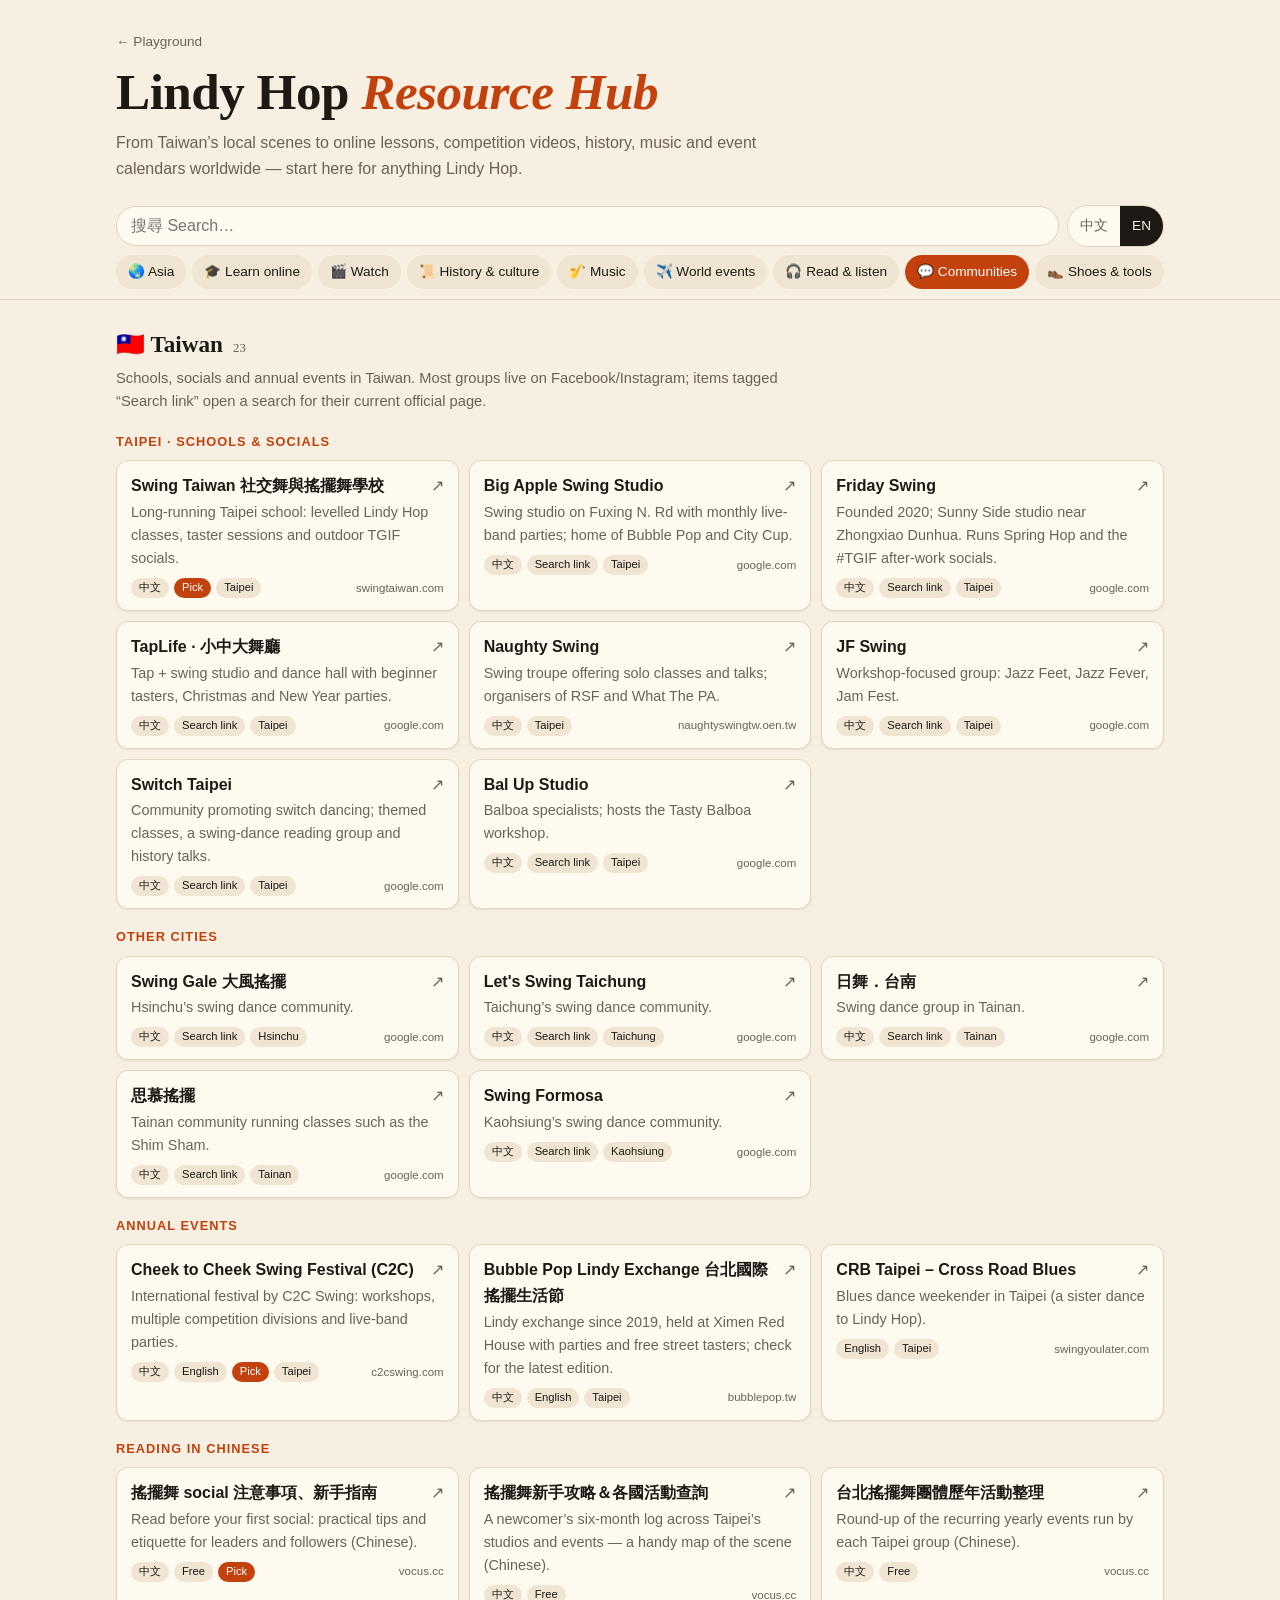
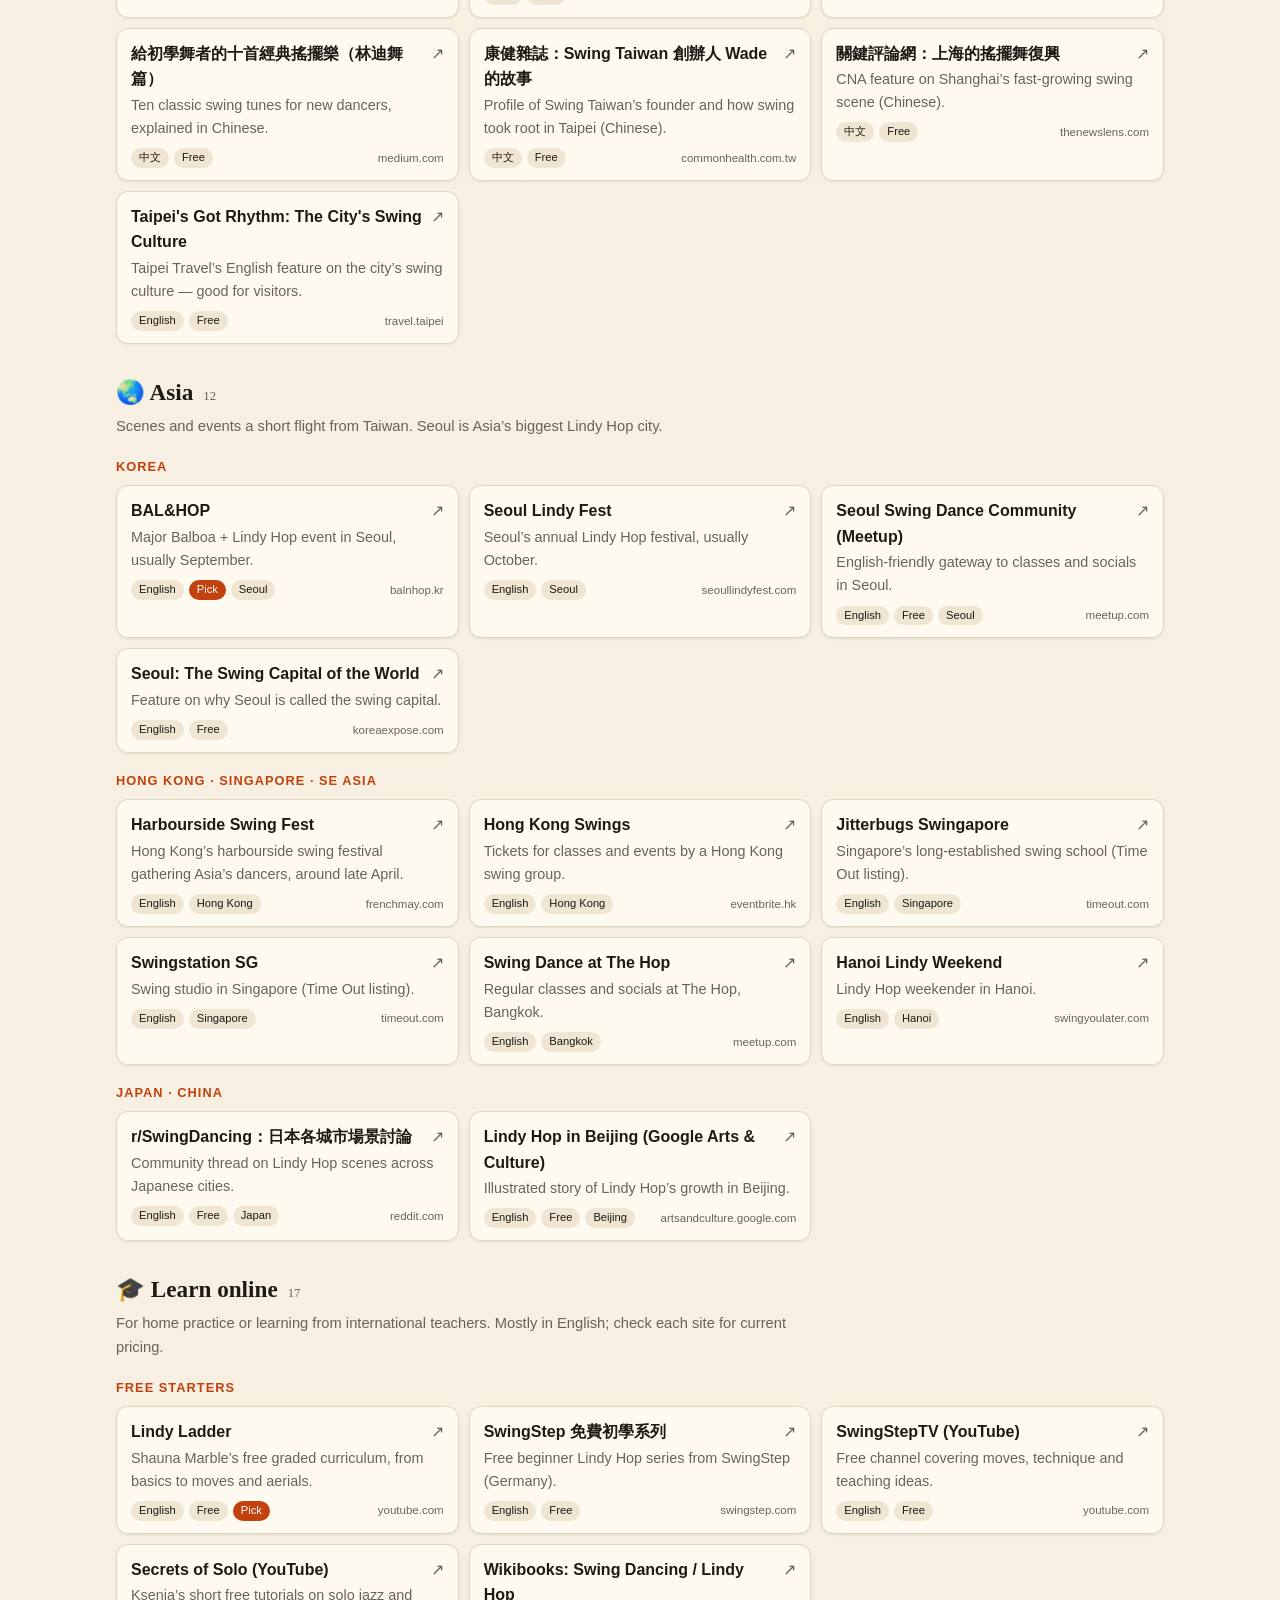
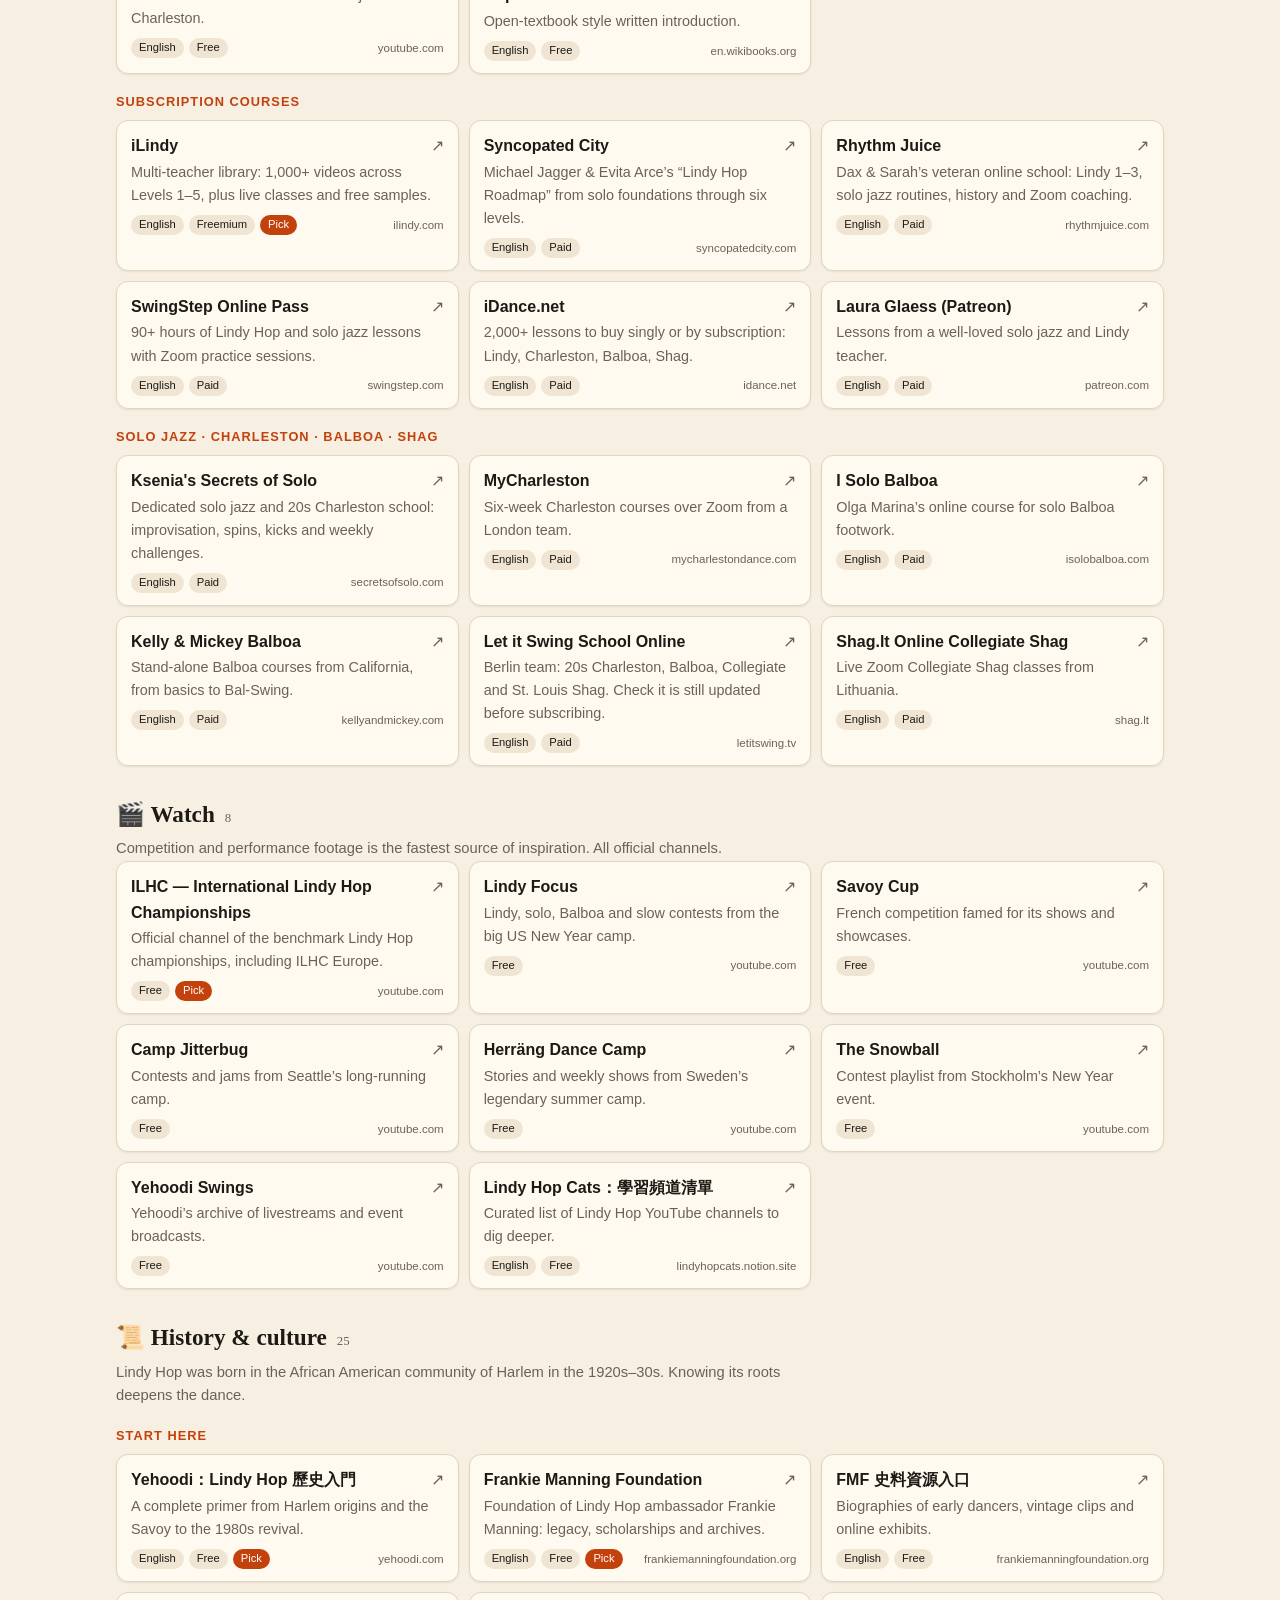
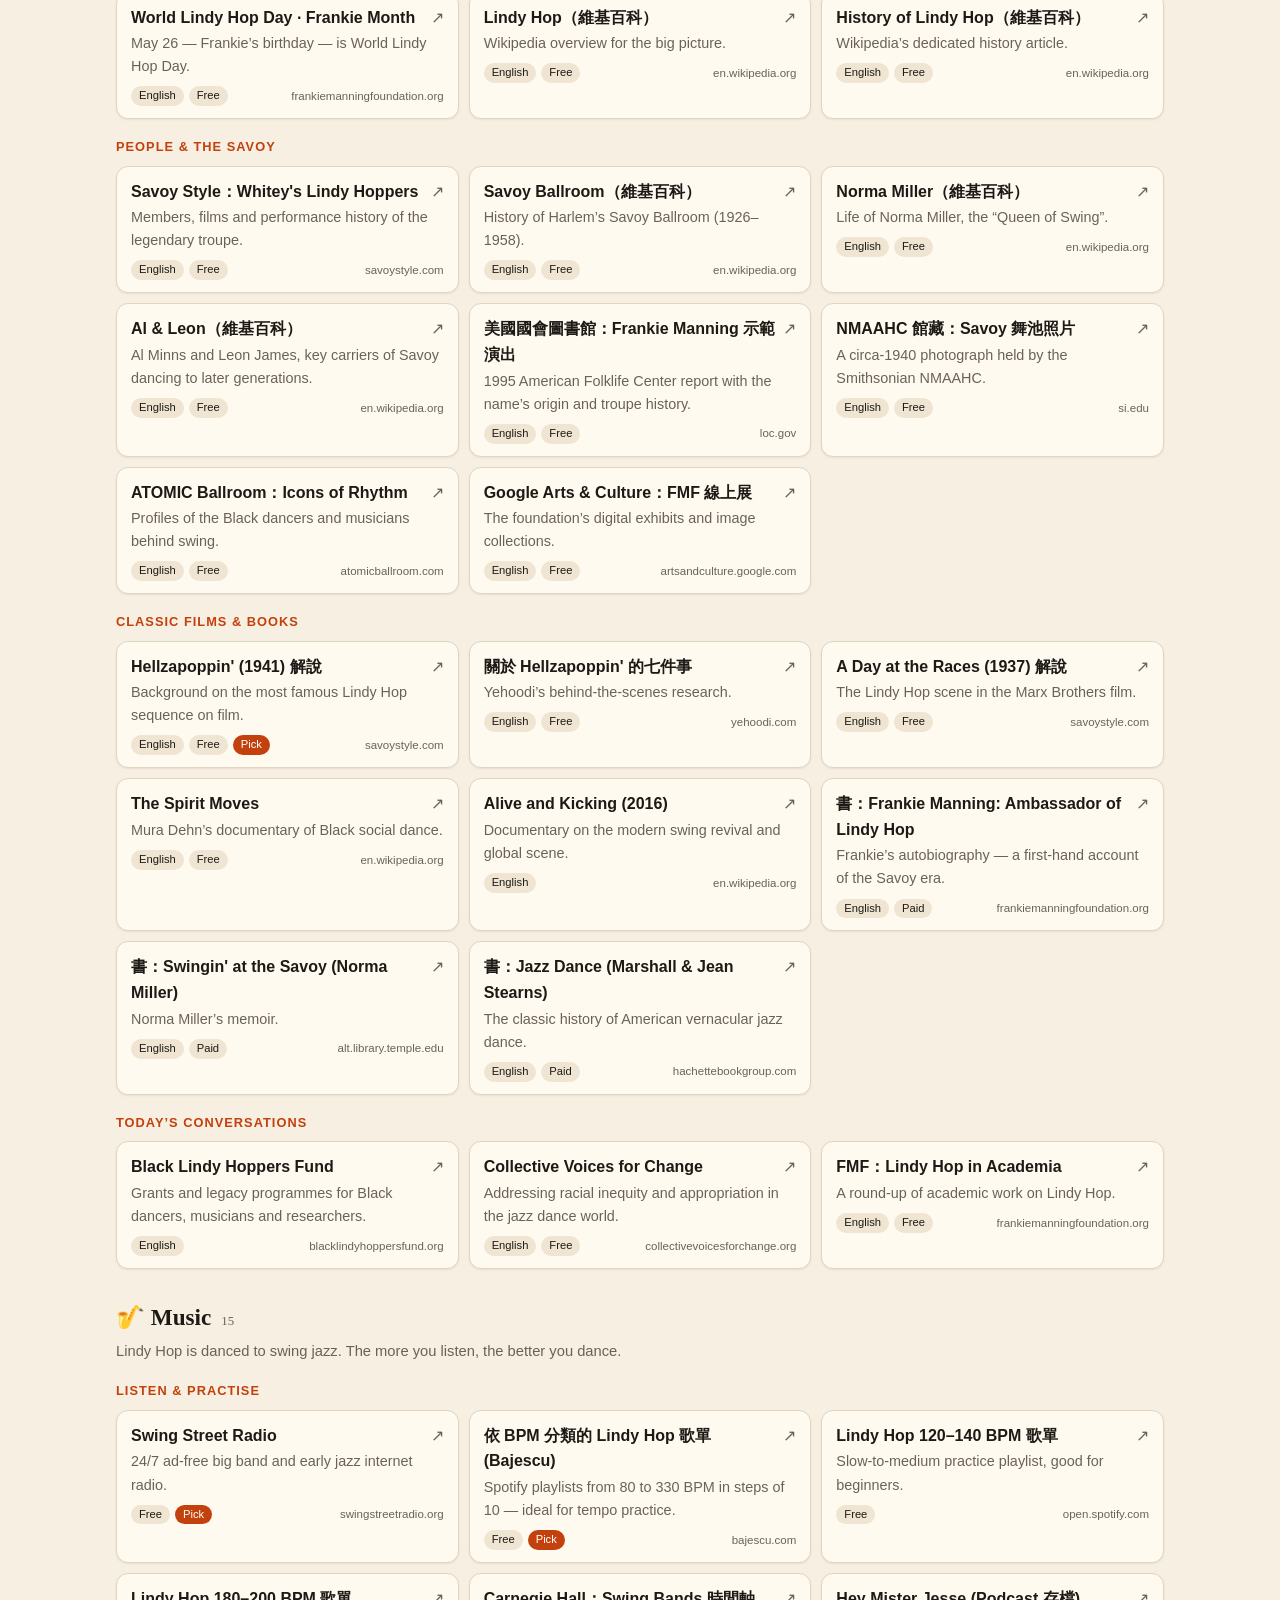
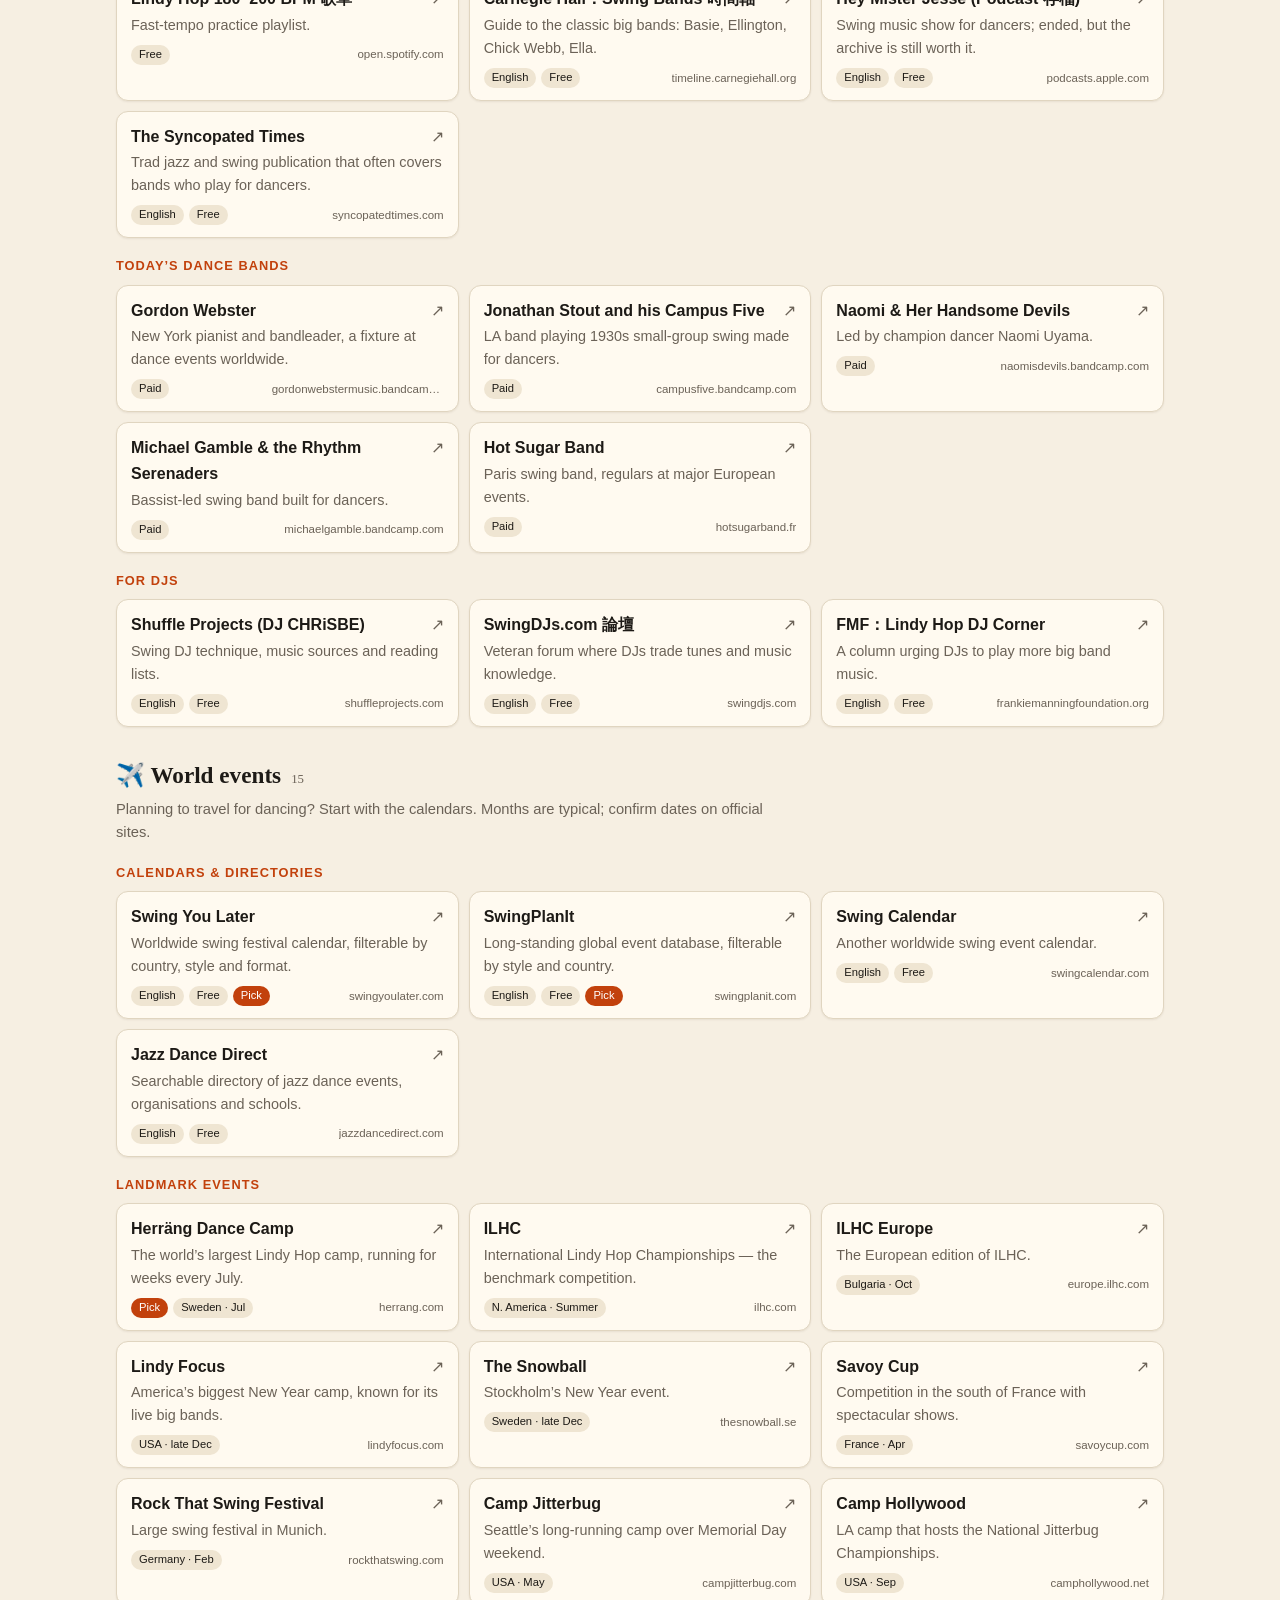
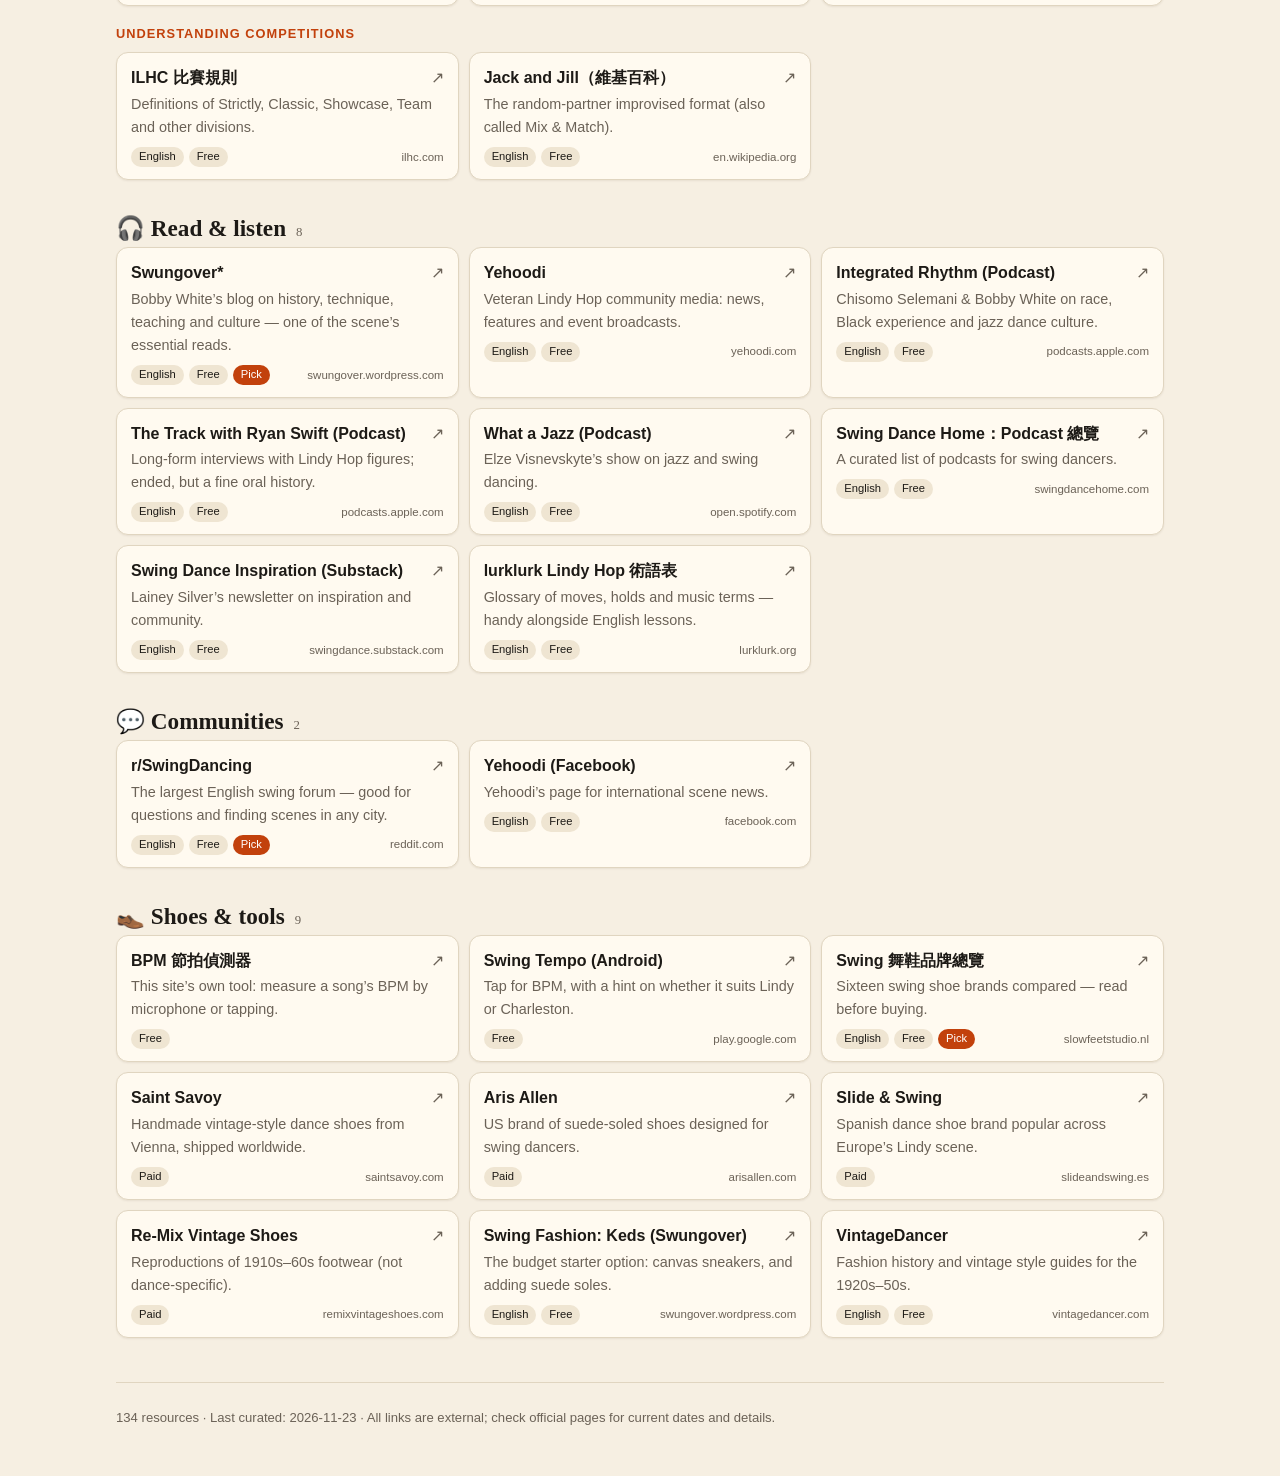
<file: lindy-hop/index.html>
<!DOCTYPE html>
<html lang="zh-TW">
<head>
<meta charset="UTF-8">
<meta name="viewport" content="width=device-width, initial-scale=1.0">
<title>Lindy Hop 資源入口 · Lindy Hop Resource Hub</title>
<meta name="description" content="全球 Lindy Hop / Swing 舞網路資源入口：台灣社群、線上教學、影片、歷史、音樂、活動行事曆。A curated gateway to Lindy Hop resources worldwide.">
<style>
:root{
  --bg:#f6efe2; --paper:#fffaf0; --ink:#1d1a16; --muted:#6b6257; --line:#e0d5c0;
  --accent:#c2410c; --accent-ink:#fff; --chip:#efe5d2; --shadow:0 1px 2px rgba(60,40,10,.08);
}
@media (prefers-color-scheme:dark){
  :root{ --bg:#15120f; --paper:#1f1b17; --ink:#f1e9dc; --muted:#a3988a; --line:#352e26;
    --accent:#f59e0b; --accent-ink:#1d1a16; --chip:#2a251f; --shadow:none; }
}
*{box-sizing:border-box;margin:0;padding:0}
html{scroll-behavior:smooth;-webkit-text-size-adjust:100%}
body{font-family:-apple-system,BlinkMacSystemFont,"PingFang TC","Noto Sans TC","Microsoft JhengHei","Segoe UI",Roboto,sans-serif;
  background:var(--bg);color:var(--ink);line-height:1.6}
a{color:inherit}
.wrap{max-width:1080px;margin:0 auto;padding:0 16px}
header.hero{padding:28px 0 14px}
.back{font-size:.85rem;color:var(--muted);text-decoration:none}
.hero h1{font-family:Georgia,"Times New Roman","Noto Serif TC",serif;font-size:clamp(2rem,7vw,3.2rem);line-height:1.1;margin-top:10px;letter-spacing:-.01em}
.hero h1 em{font-style:italic;color:var(--accent)}
.hero p{margin-top:10px;color:var(--muted);max-width:44em;font-size:1rem}
.bar{position:sticky;top:0;z-index:10;background:var(--bg);border-bottom:1px solid var(--line);padding:10px 0 8px}
.row{display:flex;gap:8px;align-items:center}
#q{flex:1;min-width:0;font-size:16px;padding:10px 14px;border-radius:999px;border:1px solid var(--line);background:var(--paper);color:var(--ink);outline:none}
#q:focus{border-color:var(--accent)}
.lang{display:flex;border:1px solid var(--line);border-radius:999px;overflow:hidden;flex:none}
.lang button{font:inherit;font-size:.85rem;padding:9px 12px;border:0;background:var(--paper);color:var(--muted);cursor:pointer}
.lang button[aria-pressed=true]{background:var(--ink);color:var(--bg)}
nav.cats{display:flex;gap:6px;overflow-x:auto;padding:8px 0 2px;scrollbar-width:none;-webkit-overflow-scrolling:touch}
nav.cats::-webkit-scrollbar{display:none}
nav.cats a{flex:none;font-size:.85rem;text-decoration:none;padding:6px 12px;border-radius:999px;background:var(--chip);color:var(--ink);white-space:nowrap}
nav.cats a.on{background:var(--accent);color:var(--accent-ink)}
section{padding:26px 0 4px;scroll-margin-top:110px}
section h2{font-family:Georgia,"Noto Serif TC",serif;font-size:1.45rem;display:flex;align-items:baseline;gap:10px;flex-wrap:wrap}
section h2 small{font-family:inherit;font-size:.8rem;color:var(--muted);font-weight:400}
section>p.intro{color:var(--muted);font-size:.92rem;margin-top:4px;max-width:46em}
h3.sub{font-size:.8rem;letter-spacing:.08em;text-transform:uppercase;color:var(--accent);margin:18px 0 8px;font-weight:700}
.grid{display:grid;grid-template-columns:repeat(auto-fill,minmax(290px,1fr));gap:10px}
a.card{display:block;text-decoration:none;background:var(--paper);border:1px solid var(--line);border-radius:12px;padding:12px 14px;box-shadow:var(--shadow);transition:border-color .15s,transform .15s}
a.card:hover,a.card:focus-visible{border-color:var(--accent);transform:translateY(-1px);outline:none}
.card .t{font-weight:700;font-size:1rem;display:flex;justify-content:space-between;gap:8px}
.card .t::after{content:"↗";color:var(--muted);font-weight:400}
.card .d{font-size:.9rem;color:var(--muted);margin-top:2px}
.card .m{margin-top:8px;display:flex;flex-wrap:wrap;gap:5px;align-items:center}
.tag{font-size:.7rem;padding:1px 8px;border-radius:999px;background:var(--chip);color:var(--ink)}
.tag.star{background:var(--accent);color:var(--accent-ink)}
.host{font-size:.72rem;color:var(--muted);margin-left:auto;overflow:hidden;text-overflow:ellipsis;white-space:nowrap;max-width:55%}
.empty{display:none;padding:40px 0;text-align:center;color:var(--muted)}
footer{margin-top:40px;padding:24px 0 48px;border-top:1px solid var(--line);color:var(--muted);font-size:.82rem}
[hidden]{display:none!important}
</style>
</head>
<body>
<div class="wrap">
  <header class="hero">
    <a class="back" href="../">← Playground</a>
    <h1>Lindy Hop <em data-zh="資源入口" data-en="Resource Hub">資源入口</em></h1>
    <p data-zh="從台灣的舞會教室，到全球的線上課程、比賽影片、歷史文獻、音樂與活動行事曆——想找 Lindy Hop 的東西，從這頁出發。"
       data-en="From Taiwan’s local scenes to online lessons, competition videos, history, music and event calendars worldwide — start here for anything Lindy Hop."></p>
  </header>
</div>
<div class="bar">
  <div class="wrap">
    <div class="row">
      <input id="q" type="search" placeholder="搜尋 Search…" autocomplete="off" aria-label="Search">
      <div class="lang" role="group" aria-label="Language">
        <button type="button" data-lang="zh" aria-pressed="true">中文</button>
        <button type="button" data-lang="en" aria-pressed="false">EN</button>
      </div>
    </div>
    <nav class="cats" id="cats"></nav>
  </div>
</div>
<main class="wrap" id="main"></main>
<div class="wrap">
  <p class="empty" id="empty" data-zh="找不到符合的資源，換個關鍵字試試。" data-en="No matching resources. Try another keyword."></p>
  <footer>
    <p id="foot"></p>
  </footer>
</div>
<script src="data.js"></script>
<script>
(function(){
  var lang='zh';
  try{ lang=localStorage.getItem('lindy-lang')||((navigator.language||'zh').toLowerCase().indexOf('zh')===0?'zh':'en'); }catch(e){}
  var TAGS={zh:{free:'免費',paid:'付費',freemium:'部分免費',zh:'中文',en:'English',pick:'推薦',search:'搜尋連結'},
            en:{free:'Free',paid:'Paid',freemium:'Freemium',zh:'中文',en:'English',pick:'Pick',search:'Search link'}};
  var main=document.getElementById('main'), cats=document.getElementById('cats'), q=document.getElementById('q');
  function esc(s){return String(s).replace(/[&<>"]/g,function(c){return{'&':'&amp;','<':'&lt;','>':'&gt;','"':'&quot;'}[c]})}
  function host(u){try{return new URL(u).hostname.replace(/^www\./,'')}catch(e){return ''}}
  function L(o){return (o&&(o[lang]||o.zh||o.en))||''}
  function render(){
    document.documentElement.lang=lang==='zh'?'zh-TW':'en';
    document.querySelectorAll('[data-zh]').forEach(function(el){el.textContent=el.getAttribute('data-'+lang)});
    document.querySelectorAll('.lang button').forEach(function(b){b.setAttribute('aria-pressed',b.dataset.lang===lang)});
    var total=0, h='', n='';
    SECTIONS.forEach(function(s){
      var count=s.groups.reduce(function(a,g){return a+g.items.length},0); total+=count;
      n+='<a href="#'+s.id+'" data-id="'+s.id+'">'+esc(s.icon+' '+L(s.title))+'</a>';
      h+='<section id="'+s.id+'"><h2>'+esc(s.icon+' '+L(s.title))+' <small>'+count+'</small></h2>';
      if(s.intro) h+='<p class="intro">'+esc(L(s.intro))+'</p>';
      s.groups.forEach(function(g){
        h+='<div class="group">';
        if(g.title) h+='<h3 class="sub">'+esc(L(g.title))+'</h3>';
        h+='<div class="grid">';
        g.items.forEach(function(it){
          var tags=(it.tags||[]).map(function(t){return '<span class="tag'+(t==='pick'?' star':'')+'">'+esc(TAGS[lang][t]||t)+'</span>'}).join('');
          if(it.where) tags+='<span class="tag">'+esc(L(it.where))+'</span>';
          var text=[it.name,it.zh,it.en,L(it.where),host(it.url),(it.tags||[]).join(' ')].join(' ').toLowerCase();
          h+='<a class="card" href="'+esc(it.url)+'" target="_blank" rel="noopener" data-s="'+esc(text)+'">'+
             '<div class="t"><span>'+esc(it.name)+'</span></div>'+
             '<div class="d">'+esc(lang==='zh'?it.zh:it.en)+'</div>'+
             '<div class="m">'+tags+'<span class="host">'+esc(host(it.url))+'</span></div></a>';
        });
        h+='</div></div>';
      });
      h+='</section>';
    });
    main.innerHTML=h; cats.innerHTML=n;
    document.getElementById('foot').textContent=(lang==='zh'
      ?'共 '+total+' 個資源 · 最後整理：'+UPDATED+' · 連結皆為外部網站，活動日期與課程內容請以官方公告為準。'
      :total+' resources · Last curated: '+UPDATED+' · All links are external; check official pages for current dates and details.');
    filter(); spy();
  }
  function filter(){
    var words=q.value.trim().toLowerCase().split(/\s+/).filter(Boolean), any=false;
    main.querySelectorAll('section').forEach(function(sec){
      var secHit=false;
      sec.querySelectorAll('.group').forEach(function(g){
        var hit=false;
        g.querySelectorAll('.card').forEach(function(c){
          var ok=words.every(function(w){return c.dataset.s.indexOf(w)>=0});
          c.hidden=!ok; if(ok) hit=true;
        });
        g.hidden=!hit; if(hit) secHit=true;
      });
      sec.hidden=!secHit; if(secHit) any=true;
      var link=cats.querySelector('[data-id="'+sec.id+'"]'); if(link) link.hidden=!secHit;
    });
    document.getElementById('empty').style.display=any?'none':'block';
  }
  var io;
  function spy(){
    if(!('IntersectionObserver' in window)) return;
    if(io) io.disconnect();
    io=new IntersectionObserver(function(es){
      es.forEach(function(e){
        if(e.isIntersecting){
          cats.querySelectorAll('a').forEach(function(a){a.classList.toggle('on',a.dataset.id===e.target.id)});
          var on=cats.querySelector('a.on'); if(on) cats.scrollTo({left:on.offsetLeft-16,behavior:'smooth'});
        }
      });
    },{rootMargin:'-120px 0px -70% 0px'});
    main.querySelectorAll('section').forEach(function(s){io.observe(s)});
  }
  q.addEventListener('input',function(){filter();var b=document.querySelector('.bar');if(b.getBoundingClientRect().top<=0)window.scrollTo(0,main.offsetTop-b.offsetHeight);});
  document.querySelectorAll('.lang button').forEach(function(b){
    b.addEventListener('click',function(){lang=b.dataset.lang;try{localStorage.setItem('lindy-lang',lang)}catch(e){}render()});
  });
  render();
})();
</script>
</body>
</html>
</file>
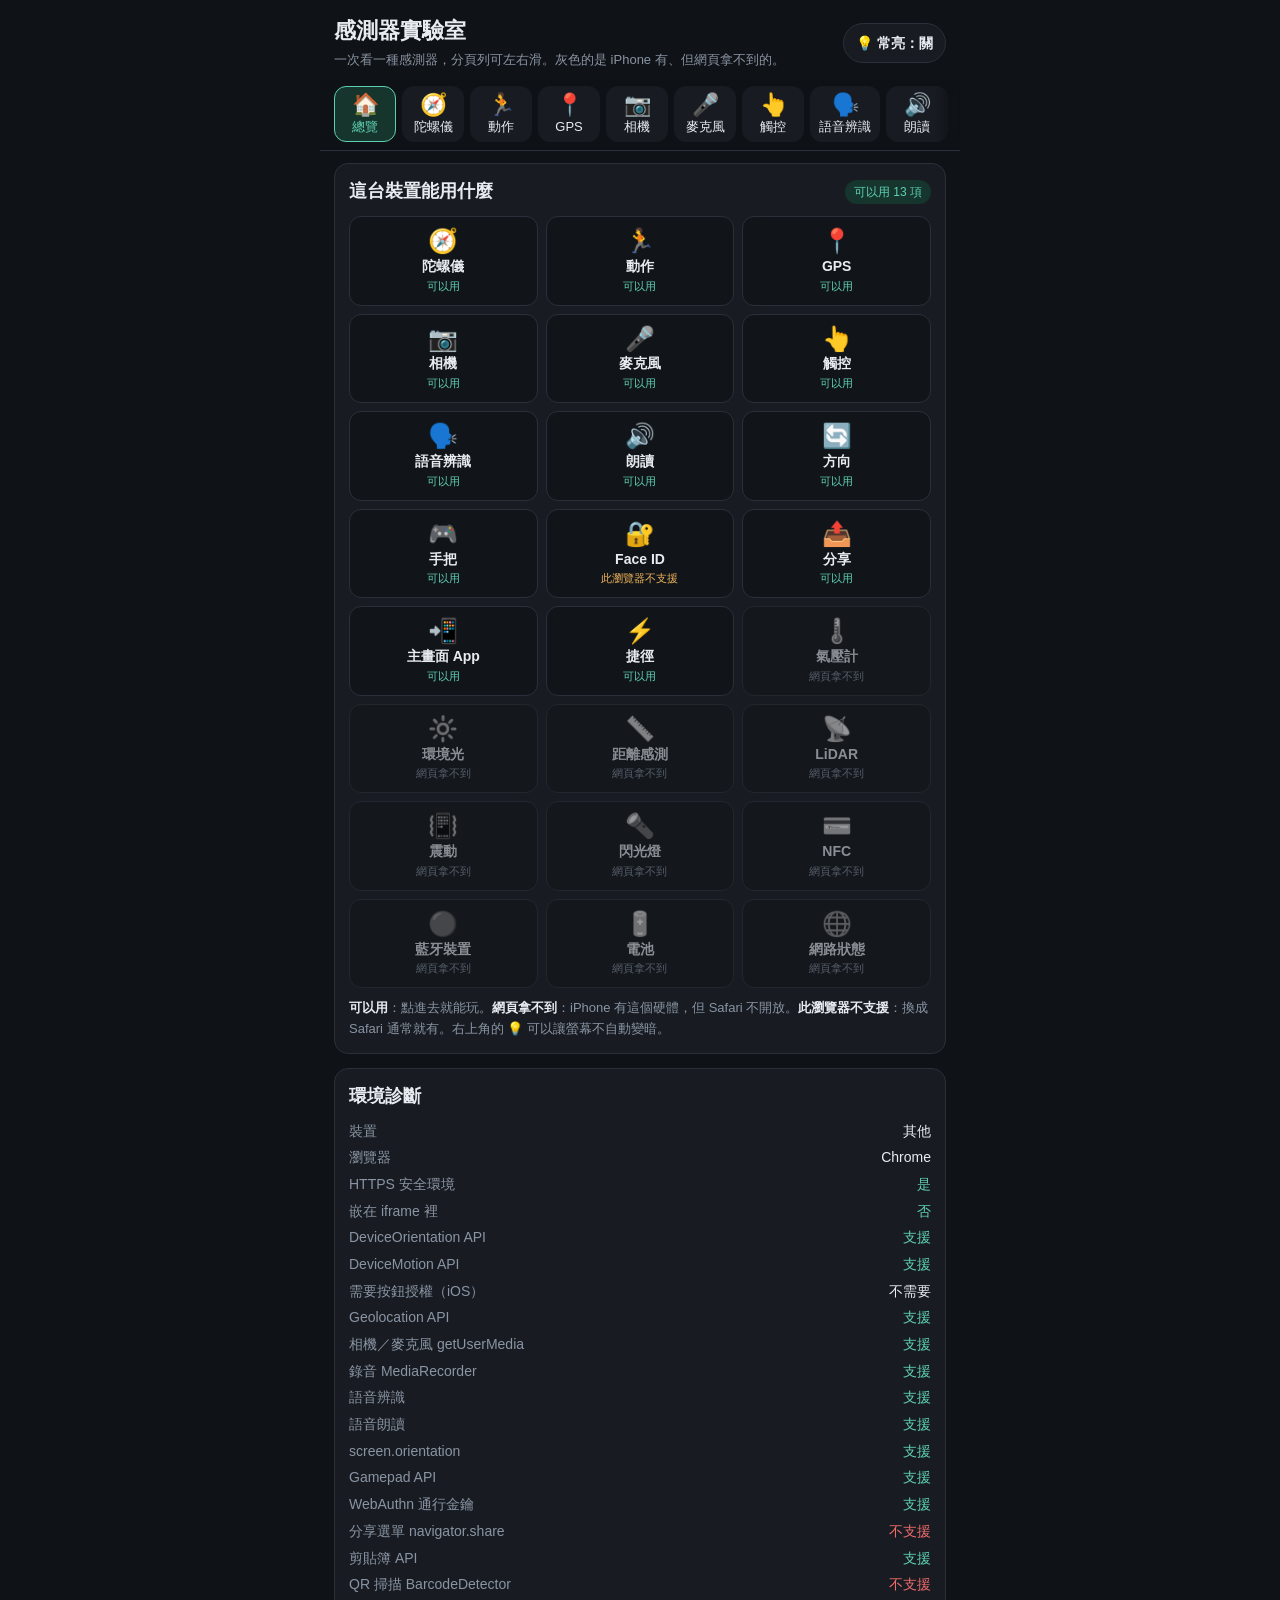
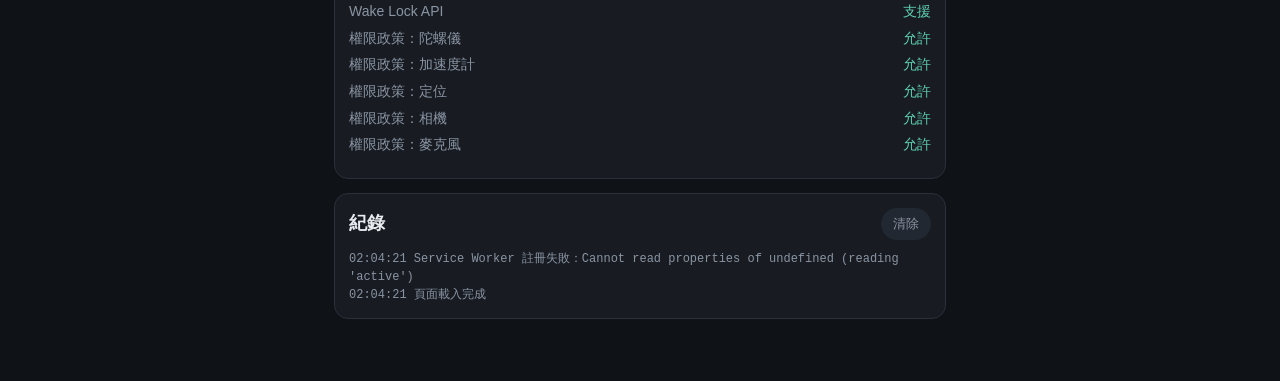
<file: sensor-lab/index.html>
<!DOCTYPE html>
<html lang="zh-Hant-TW">
<head>
<meta charset="utf-8">
<meta name="viewport" content="width=device-width,initial-scale=1,viewport-fit=cover">
<meta name="theme-color" content="#0f1216">
<meta name="apple-mobile-web-app-capable" content="yes">
<meta name="mobile-web-app-capable" content="yes">
<meta name="apple-mobile-web-app-status-bar-style" content="black-translucent">
<meta name="apple-mobile-web-app-title" content="感測器">
<link rel="manifest" href="manifest.webmanifest">
<link rel="apple-touch-icon" href="icons/icon-180.png">
<link rel="icon" type="image/png" sizes="192x192" href="icons/icon-192.png">
<title>感測器實驗室</title>
<style>
:root{--bg:#0f1216;--card:#181c22;--line:#2a3039;--ink:#e8ecf1;--mute:#8a94a3;--acc:#5fd1b3;--warn:#f0b35a;--bad:#ef6b6b;--ff:-apple-system,BlinkMacSystemFont,"PingFang TC","Noto Sans TC",sans-serif;--px:max(14px,env(safe-area-inset-left));--pxr:max(14px,env(safe-area-inset-right))}
*{box-sizing:border-box;margin:0;padding:0;-webkit-tap-highlight-color:transparent}
[hidden]{display:none!important}
body{background:var(--bg);color:var(--ink);font:16px/1.55 var(--ff);padding:calc(12px + env(safe-area-inset-top)) var(--pxr) calc(48px + env(safe-area-inset-bottom)) var(--px);max-width:640px;margin:0 auto;-webkit-user-select:none;user-select:none;-webkit-text-size-adjust:100%}
.top{display:flex;align-items:center;justify-content:space-between;gap:10px}
/* 主畫面 App（black-translucent）時內容會跑到狀態列底下：用固定色塊蓋住狀態列，分頁列黏在它下面 */
#sbar{position:fixed;left:0;right:0;top:0;height:env(safe-area-inset-top);background:var(--bg);z-index:40}
h1{font-size:22px;margin:2px 0}
.lead{color:var(--mute);font-size:13px;margin:0 0 4px}
.pill{flex:0 0 auto;border:1px solid var(--line);background:#181c22;color:var(--ink);font:600 14px/1 var(--ff);padding:10px 12px;border-radius:99px;min-height:40px}
.pill.on{background:#16352d;border-color:var(--acc);color:var(--acc)}
.pill:disabled{opacity:.45}
/* 分頁列 */
#tabbar{position:sticky;top:env(safe-area-inset-top);z-index:20;margin:6px calc(-1 * var(--pxr)) 12px calc(-1 * var(--px));padding:6px 0 8px;background:rgba(15,18,22,.94);-webkit-backdrop-filter:blur(12px);backdrop-filter:blur(12px);border-bottom:1px solid var(--line)}
#tabs{position:relative;display:flex;gap:6px;overflow-x:auto;overscroll-behavior-x:contain;padding:0 var(--pxr) 0 var(--px);scrollbar-width:none;-webkit-mask-image:linear-gradient(90deg,transparent 0,#000 10px,#000 calc(100% - 26px),transparent);mask-image:linear-gradient(90deg,transparent 0,#000 10px,#000 calc(100% - 26px),transparent)}
#tabs::-webkit-scrollbar{display:none}
.tab{flex:0 0 auto;min-width:62px;min-height:56px;padding:6px 8px 5px;border-radius:12px;border:1px solid transparent;background:#181c22;color:var(--ink);font:500 13px/1.2 var(--ff);display:flex;flex-direction:column;align-items:center;justify-content:center;gap:3px;white-space:nowrap}
.tab .e{font-size:22px;line-height:1}
.tab.on{background:#16352d;border-color:var(--acc);color:var(--acc)}
.tab.off{color:var(--mute)}
.tab.off .e{filter:grayscale(1);opacity:.45}
.tab.off.on{background:#222831;border-color:#4a5361;color:var(--ink)}
.tab.unsup .l::after{content:" !";color:var(--warn)}
.tsep{flex:0 0 auto;align-self:center;font-size:11px;color:var(--mute);writing-mode:vertical-rl;letter-spacing:2px;padding:0 2px;border-left:1px solid var(--line)}
.panel{display:none}.panel.on{display:block;animation:fade .18s ease-out}
@keyframes fade{from{opacity:.35}to{opacity:1}}
.panel.unsup>.card{display:none}
.card{background:var(--card);border:1px solid var(--line);border-radius:14px;padding:14px;margin-bottom:14px}
h2{font-size:18px;display:flex;align-items:center;justify-content:space-between;gap:8px;margin-bottom:10px}
.tag{font-size:12px;font-weight:500;padding:3px 9px;border-radius:99px;background:#222831;color:var(--mute);white-space:nowrap}
.tag.ok{background:#16352d;color:var(--acc)}.tag.warn{background:#3a2c17;color:var(--warn)}.tag.bad{background:#3a1c1c;color:var(--bad)}
.btn{display:flex;align-items:center;justify-content:center;width:100%;min-height:50px;padding:12px;border-radius:12px;border:0;background:var(--acc);color:#06261e;font:600 16px/1.2 var(--ff);margin-top:8px;text-decoration:none;text-align:center}
.btn.ghost{background:#222831;color:var(--ink)}
.btn.rec{background:var(--bad);color:#2a0b0b}
.btn:disabled{opacity:.4}
.btn:active{filter:brightness(1.15)}
.btns{display:flex;gap:8px}.btns .btn{flex:1}
.mini{border:0;background:#222831;color:var(--mute);font:500 13px var(--ff);padding:6px 12px;border-radius:99px;min-height:32px}
.nums{display:grid;grid-template-columns:repeat(3,1fr);gap:8px}
.nums.two{grid-template-columns:repeat(2,1fr)}
.num{background:#11151a;border-radius:10px;padding:8px 10px;min-width:0}
.num .l{font-size:12px;color:var(--mute)}.num .x{font-size:20px;font-weight:600;font-variant-numeric:tabular-nums;overflow:hidden;text-overflow:ellipsis;white-space:nowrap}
.sub{font-size:13px;color:var(--mute);margin:14px 0 6px}
.row{display:flex;justify-content:space-between;gap:8px;font-size:13px;color:var(--mute);margin-top:8px;font-variant-numeric:tabular-nums}
.row.big{font-size:16px;color:var(--ink)}
.diag{display:grid;grid-template-columns:1fr auto;gap:5px 10px;font-size:14px}
.diag .k{color:var(--mute)}.diag .v{text-align:right}
.ok{color:var(--acc)}.mid{color:var(--warn)}.no{color:var(--bad)}
.note{font-size:13px;color:var(--warn);margin-top:8px}
.hint{font-size:13px;color:var(--mute);margin-top:10px}
.hint b{color:var(--ink);font-weight:600}
canvas{display:block;width:100%;background:#11151a;border-radius:10px}
#log{font:12px/1.5 ui-monospace,Menlo,monospace;color:var(--mute);max-height:220px;overflow:auto;white-space:pre-wrap;-webkit-user-select:text;user-select:text}
#toast{position:fixed;left:50%;bottom:calc(24px + env(safe-area-inset-bottom));transform:translateX(-50%);background:#2c333d;color:var(--ink);padding:10px 16px;border-radius:99px;font-size:15px;opacity:0;transition:.25s;pointer-events:none;z-index:50;max-width:90vw;text-align:center}
#toast.on{opacity:1}
.err{background:#2a1717;border:1px solid #5a2a2a;color:#ffd6d6;border-radius:10px;padding:10px 12px;margin-top:10px;font-size:14px}
.err b{color:#fff}.err ol{padding-left:22px;margin-top:4px}.err li{margin:4px 0}
.info{background:#11151a;border-radius:10px;padding:10px 12px;font-size:14px;color:var(--mute);margin-top:10px}
.info b{color:var(--ink)}
.out{background:#11151a;border-radius:10px;padding:10px 12px;min-height:46px;font-size:17px;word-break:break-all}
.out.dim{color:var(--mute);font-style:italic}
.sel{-webkit-user-select:text;user-select:text}
.big{font-size:46px;font-weight:700;text-align:center;font-variant-numeric:tabular-nums;line-height:1.15;margin-top:6px}
.big small{font-size:16px;font-weight:500;color:var(--mute)}
.meter{height:14px;background:#11151a;border-radius:99px;overflow:hidden;margin-top:8px}
.meter i{display:block;height:100%;width:0;background:var(--acc);border-radius:99px;transition:width .05s linear}
textarea,input[type=text],select{width:100%;background:#11151a;color:var(--ink);border:1px solid var(--line);border-radius:10px;padding:10px 12px;font:16px/1.5 var(--ff);-webkit-user-select:text;user-select:text;-webkit-appearance:none;appearance:none}
select{background-image:linear-gradient(45deg,transparent 50%,var(--mute) 50%),linear-gradient(135deg,var(--mute) 50%,transparent 50%);background-position:calc(100% - 18px) 50%,calc(100% - 12px) 50%;background-size:6px 6px;background-repeat:no-repeat;padding-right:32px}
input[type=range]{width:100%;accent-color:var(--acc);height:34px}
label.f{display:block;font-size:13px;color:var(--mute);margin:12px 0 4px}
label.f b{color:var(--ink)}
label.chk{display:flex;align-items:center;gap:10px;font-size:15px;margin-top:10px;min-height:40px}
label.chk input{width:22px;height:22px;accent-color:var(--acc)}
.chips{display:flex;flex-wrap:wrap;gap:6px;margin-top:8px}
.chip{border:1px solid var(--line);background:#11151a;color:var(--ink);font:14px var(--ff);padding:8px 12px;border-radius:99px;min-height:38px}
/* 總覽 */
.tiles{display:grid;grid-template-columns:repeat(3,1fr);gap:8px}
.tile{background:#11151a;border:1px solid var(--line);border-radius:12px;padding:10px 4px;color:var(--ink);font:inherit;text-align:center;min-height:84px}
.tile .e{font-size:24px;display:block;line-height:1.2}.tile .n{font-size:14px;font-weight:600;display:block}.tile .s{font-size:11px;display:block}
.tile.ok .s{color:var(--acc)}.tile.unsup .s{color:var(--warn)}.tile.off{opacity:.55}.tile.off .s{color:var(--mute)}.tile.off .e{filter:grayscale(1)}
/* 反灰說明 */
.offcard{background:var(--card);border:1px dashed #3a4350;border-radius:14px;padding:18px 16px;margin-bottom:14px}
.offcard .e{font-size:40px;filter:grayscale(1);opacity:.6;line-height:1.2}
.offcard.warnbox{border-color:#6a4b1f}.offcard.warnbox .e{filter:none;opacity:1}
.offcard h2{margin:6px 0}
.offcard .lock{font-size:16px;color:var(--warn);font-weight:600;margin-bottom:10px}
.offcard dl{display:grid;grid-template-columns:auto 1fr;gap:8px 12px;font-size:15px}
.offcard dt{color:var(--mute);white-space:nowrap}
.offcard .det{font-size:13px;color:var(--mute);margin-top:12px}
/* 相機 */
.seg{display:flex;background:#11151a;border-radius:12px;padding:3px;gap:3px;margin-bottom:10px}
.seg button{flex:1;border:0;background:transparent;color:var(--mute);font:600 15px var(--ff);padding:8px 4px;border-radius:9px;min-height:44px}
.seg button.on{background:#2a313b;color:var(--ink)}
.vwrap{position:relative;background:#000;border-radius:12px;overflow:hidden;min-height:180px}
video{display:block;width:100%;max-height:58vh;object-fit:contain;background:#000}
video.mirror{transform:scaleX(-1)}
.vph{position:absolute;inset:0;display:flex;align-items:center;justify-content:center;color:var(--mute);font-size:15px;text-align:center;padding:16px}
.flash{position:absolute;inset:0;background:#fff;opacity:0;pointer-events:none;transition:opacity .35s}
.flash.on{opacity:.85;transition:none}
.swatch{width:100%;height:34px;border-radius:8px;margin-top:4px;background:#222;border:1px solid var(--line)}
.photos{display:grid;grid-template-columns:repeat(2,1fr);gap:8px}
.photo{background:#11151a;border-radius:10px;overflow:hidden}
.photo img{display:block;width:100%;aspect-ratio:4/3;object-fit:cover;background:#000}
.photo .btns{padding:0 6px 6px;gap:6px}.photo .btn{min-height:40px;font-size:14px;margin-top:6px;padding:6px}
.empty{color:var(--mute);font-size:14px;text-align:center;padding:14px 6px}
/* 麥克風 */
.cents{position:relative;height:14px;background:linear-gradient(90deg,#3a1c1c,#16352d 45%,#16352d 55%,#3a1c1c);border-radius:99px;margin-top:12px}
.cents i{position:absolute;top:-3px;width:6px;height:20px;border-radius:3px;background:var(--ink);left:50%;transform:translateX(-50%);transition:left .1s}
.clip{background:#11151a;border-radius:10px;padding:10px;margin-top:10px}
.clip .t{font-size:14px;color:var(--mute);margin-bottom:6px}
.clip audio{width:100%}
/* 觸控 */
#touchCv{touch-action:none;-webkit-touch-callout:none;-webkit-user-select:none;user-select:none}
/* 語音 */
.cmds{padding-left:20px;font-size:15px}.cmds li{margin:5px 0}
.fin{padding:4px 0;border-bottom:1px solid #222831}.fin:last-child{border:0}
.fin .c{font-size:13px;color:var(--acc)}
/* 方向 */
.oriStage{height:230px;display:flex;align-items:center;justify-content:center;background:#11151a;border-radius:12px;margin-bottom:10px;overflow:hidden}
.phone{width:92px;height:176px;border:4px solid var(--acc);border-radius:20px;position:relative;transition:transform .45s cubic-bezier(.3,1.3,.5,1);display:flex;align-items:center;justify-content:center;font-weight:700;color:var(--acc)}
.phone .cam{position:absolute;top:8px;left:50%;transform:translateX(-50%);width:30px;height:8px;border-radius:99px;background:var(--acc)}
.phone .arrow{font-size:28px;line-height:1}
/* 手把 */
.pad{background:#11151a;border-radius:12px;padding:12px;margin-top:10px}
.padName{font-size:13px;color:var(--mute);margin-bottom:10px;word-break:break-all}
.sticks{display:flex;gap:14px;justify-content:center;margin-bottom:10px}
.stick{width:110px;text-align:center;font-size:12px;color:var(--mute)}
.stick .box{position:relative;width:110px;height:110px;border-radius:50%;border:2px solid var(--line);margin-bottom:4px}
.stick .box i{position:absolute;width:24px;height:24px;border-radius:50%;background:var(--acc);left:50%;top:50%;transform:translate(-50%,-50%)}
.pbtns{display:grid;grid-template-columns:repeat(6,1fr);gap:6px}
.pb{position:relative;height:42px;border-radius:9px;background:#222831;overflow:hidden;display:flex;align-items:center;justify-content:center;font-size:12px;font-weight:600}
.pb i{position:absolute;left:0;right:0;bottom:0;height:0;background:rgba(95,209,179,.35)}
.pb span{position:relative}
.pb.on{background:#16352d;color:var(--acc);outline:1px solid var(--acc)}
.axes{margin-top:10px;display:grid;gap:4px}
.ax{display:grid;grid-template-columns:44px 1fr 48px;gap:8px;align-items:center;font-size:12px;color:var(--mute);font-variant-numeric:tabular-nums}
.axbar{position:relative;height:8px;background:#222831;border-radius:99px}
.axbar i{position:absolute;top:0;bottom:0;left:50%;width:0;background:var(--acc);border-radius:99px}
.empty ol{text-align:left;padding-left:22px;margin-top:10px;font-size:14px}.empty li{margin:5px 0}
.empty .e{font-size:44px;display:block}
/* Face ID */
.result{text-align:center;padding:16px;border-radius:12px;margin-top:10px;font-size:18px;font-weight:700}
.result.pass{background:#16352d;color:var(--acc)}.result.fail{background:#3a1c1c;color:var(--bad)}
.result small{display:block;font-size:13px;font-weight:500;color:var(--mute);margin-top:4px}
/* 相機疊圖（濾鏡、骨架）：大小跟著影片實際顯示範圍，不走 fit() */
canvas.ov{position:absolute;background:transparent;border-radius:0;pointer-events:none}
canvas.ov.mirror{transform:scaleX(-1)}
.ovtag{position:absolute;top:8px;left:8px;background:rgba(15,18,22,.75);color:var(--ink);font:600 12px var(--ff);padding:4px 8px;border-radius:99px;pointer-events:none}
.cheer{position:absolute;left:50%;top:40%;transform:translate(-50%,-50%) scale(.6);font:700 28px var(--ff);color:#fff;background:rgba(95,209,179,.85);padding:10px 18px;border-radius:16px;opacity:0;transition:.25s;pointer-events:none;white-space:nowrap}
.cheer.on{opacity:1;transform:translate(-50%,-50%) scale(1)}
.chip.on{background:#16352d;border-color:var(--acc);color:var(--acc)}
.tog{display:flex;align-items:center;justify-content:space-between;gap:10px;background:#11151a;border-radius:10px;padding:8px 12px;margin-top:10px;min-height:52px}
.tog .t{font-size:15px}.tog .t small{display:block;font-size:12px;color:var(--mute)}
.sw{position:relative;width:52px;height:32px;flex:0 0 auto;border-radius:99px;border:0;background:#2a313b;transition:.2s}
.sw::after{content:"";position:absolute;top:3px;left:3px;width:26px;height:26px;border-radius:50%;background:#e8ecf1;transition:.2s}
.sw.on{background:var(--acc)}.sw.on::after{left:23px}
/* 停用區塊 */
.dis{opacity:.5;pointer-events:none}
.disnote{font-size:13px;color:var(--warn);margin-top:8px}
/* 折疊說明 */
details{background:#11151a;border-radius:10px;margin-top:10px}
details summary{min-height:44px;display:flex;align-items:center;padding:8px 12px;color:var(--acc);font-size:14px;font-weight:600;list-style:none}
details summary::-webkit-details-marker{display:none}
details summary::before{content:"▸";margin-right:8px;transition:.2s}
details[open] summary::before{transform:rotate(90deg)}
details ol{padding:0 14px 12px 34px;font-size:14px;color:var(--ink)}details li{margin:6px 0}
details li b{color:var(--warn)}
.scname{display:flex;align-items:center;justify-content:space-between;gap:8px;font-size:13px;color:var(--mute);margin-top:6px}
.scname code{font:600 14px var(--ff);color:var(--ink);background:#222831;padding:3px 8px;border-radius:6px}
.hist{margin-top:8px}.hrow{padding:8px 0;border-bottom:1px solid #222831;font-size:14px}.hrow:last-child{border:0}
.hrow .m{font-size:12px;color:var(--mute)}.hrow .r{word-break:break-all;-webkit-user-select:text;user-select:text}
.hrow.bad .r{color:var(--bad)}.hrow.warn .r{color:var(--warn)}
input[type=number]{width:100%;background:#11151a;color:var(--ink);border:1px solid var(--line);border-radius:10px;padding:10px 12px;font:16px var(--ff);-webkit-user-select:text;user-select:text}
.urlbox{font:13px/1.4 ui-monospace,Menlo,monospace;word-break:break-all}
/* 更新提示 */
#upd{position:fixed;left:50%;transform:translateX(-50%);bottom:calc(76px + env(safe-area-inset-bottom));z-index:45;border:0;background:var(--warn);color:#2b1c05;font:700 15px var(--ff);padding:12px 18px;border-radius:99px;box-shadow:0 6px 24px rgba(0,0,0,.5);white-space:nowrap}
</style>
</head>
<body>
<div id="sbar"></div>
<button id="upd" hidden>🔄 有新版本，點我更新</button>
<header class="top">
  <div>
    <h1>感測器實驗室</h1>
    <p class="lead">一次看一種感測器，分頁列可左右滑。灰色的是 iPhone 有、但網頁拿不到的。</p>
  </div>
  <button class="pill" id="wakeBtn" aria-pressed="false">💡 常亮：關</button>
</header>

<nav id="tabbar"><div id="tabs" role="tablist" aria-label="感測器分頁"></div></nav>

<main id="panels">

<!-- 總覽 -->
<section class="panel" data-k="home">
  <div class="card">
    <h2>這台裝置能用什麼 <span class="tag" id="sumTag">–</span></h2>
    <div class="tiles" id="tiles"></div>
    <p class="hint"><b>可以用</b>：點進去就能玩。<b>網頁拿不到</b>：iPhone 有這個硬體，但 Safari 不開放。<b>此瀏覽器不支援</b>：換成 Safari 通常就有。右上角的 💡 可以讓螢幕不自動變暗。</p>
  </div>
  <div class="card">
    <h2>環境診斷</h2>
    <div class="diag" id="diag"></div>
    <div class="note" id="diagNote"></div>
  </div>
  <div class="card">
    <h2>紀錄 <button class="mini" id="logClear">清除</button></h2>
    <div id="log"></div>
  </div>
</section>

<!-- 陀螺儀 -->
<section class="panel" data-k="gyro">
  <div class="card">
    <h2>陀螺儀 <span class="tag" id="oTag">尚未啟用</span></h2>
    <button class="btn motionBtn" id="oBtn">啟用動作與方向</button>
    <div class="err" id="oErr" hidden></div>
    <div class="nums" style="margin-top:10px">
      <div class="num"><div class="l">前後傾 β</div><div class="x" id="oB">–</div></div>
      <div class="num"><div class="l">左右傾 γ</div><div class="x" id="oG">–</div></div>
      <div class="num"><div class="l">方位 α</div><div class="x" id="oA">–</div></div>
    </div>
    <div class="sub">傾斜滾球（中間的圈是穩手挑戰區）</div>
    <canvas id="ball" height="240"></canvas>
    <div class="row big"><span>穩手挑戰 目前 <b id="gNow">0.0</b> 秒</span><span>最佳 <b id="gBest">0.0</b> 秒</span></div>
    <div class="btns"><button class="btn ghost" id="zeroBtn">以目前角度歸零</button></div>
  </div>
  <div class="card">
    <h2>指南針</h2>
    <canvas id="compass" height="180"></canvas>
    <div class="row"><span id="head">方位 –</span><span id="hz">事件頻率 –</span></div>
  </div>
</section>

<!-- 動作 -->
<section class="panel" data-k="motion">
  <div class="card">
    <h2>動作偵測 <span class="tag" id="mTag">尚未啟用</span></h2>
    <button class="btn motionBtn" id="mBtn">啟用動作與方向</button>
    <div class="err" id="mErr" hidden></div>
    <div class="nums" style="margin-top:10px">
      <div class="num"><div class="l">手機姿態</div><div class="x" id="dPose">–</div></div>
      <div class="num"><div class="l">搖一搖</div><div class="x" id="dShake">0</div></div>
      <div class="num"><div class="l">計步</div><div class="x" id="dSteps">0</div></div>
      <div class="num"><div class="l">翻面次數</div><div class="x" id="dFlip">0</div></div>
      <div class="num"><div class="l">騰空時間</div><div class="x" id="dAir">–</div></div>
      <div class="num"><div class="l">拋高估計</div><div class="x" id="dHigh">–</div></div>
    </div>
    <div class="sub">加速度強度（扣掉重力）</div>
    <canvas id="shake" height="90"></canvas>
    <div class="row"><span id="accTxt">x – y – z –</span><span id="peak">最大衝擊 –</span></div>
    <div class="btns"><button class="btn ghost" id="resetBtn">計數歸零</button></div>
    <p class="hint">騰空量測：把手機往床上輕拋，落下後會顯示騰空秒數與估計高度。穩手挑戰在「🧭 陀螺儀」分頁。</p>
  </div>
</section>

<!-- GPS -->
<section class="panel" data-k="gps">
  <div class="card">
    <h2>GPS <span class="tag" id="gTag">尚未啟用</span></h2>
    <div class="btns"><button class="btn" id="gBtn">開始定位</button><button class="btn ghost" id="gStop">停止</button></div>
    <div class="err" id="gErr" hidden></div>
    <div class="nums" style="margin-top:10px">
      <div class="num"><div class="l">緯度</div><div class="x" id="gLat" style="font-size:15px">–</div></div>
      <div class="num"><div class="l">經度</div><div class="x" id="gLon" style="font-size:15px">–</div></div>
      <div class="num"><div class="l">精度</div><div class="x" id="gAcc">–</div></div>
      <div class="num"><div class="l">海拔</div><div class="x" id="gAlt">–</div></div>
      <div class="num"><div class="l">速度</div><div class="x" id="gSpd">–</div></div>
      <div class="num"><div class="l">總距離</div><div class="x" id="gDist">0 m</div></div>
    </div>
    <div class="sub">軌跡（藍圈是目前精度範圍）</div>
    <canvas id="track" height="260"></canvas>
    <div class="row"><span id="gPts">0 個點</span><span id="gTime">–</span></div>
    <div class="btns"><button class="btn ghost" id="gpxBtn">匯出 GPX</button><button class="btn ghost" id="gClear">清除軌跡</button></div>
    <p class="hint">切到別的分頁時定位會繼續記軌跡；但鎖螢幕或切到別的 App，iOS 會暫停網頁定位。走路記軌跡時建議打開右上角的 💡 常亮。</p>
  </div>
</section>

<!-- 相機 -->
<section class="panel" data-k="camera">
  <div class="card">
    <h2>相機 <span class="tag" id="camTag">尚未開啟</span></h2>
    <div class="seg" id="camSeg">
      <button data-m="view" class="on">📷 拍照</button>
      <button data-m="heart">❤️ 測心跳</button>
      <button data-m="qr" id="qrSeg" hidden>🔳 掃 QR</button>
    </div>
    <div class="vwrap" id="vwrap"><video id="camVideo" playsinline muted autoplay></video><canvas class="ov" id="fxCv" hidden></canvas><canvas class="ov" id="poseCv" hidden></canvas><div class="ovtag" id="poseTag" hidden></div><div class="cheer" id="cheer">🙌 舉雙手！</div><div class="flash" id="flash"></div><div class="vph" id="camPh">按下「開啟相機」</div></div>
    <div class="btns"><button class="btn" id="camBtn">開啟相機</button><button class="btn ghost" id="flipBtn">🔄 前／後鏡頭</button></div>
    <div class="btns"><button class="btn ghost" id="shotBtn" disabled>📸 拍照</button><button class="btn ghost" id="torchBtn" hidden>🔦 閃光燈：關</button></div>
    <div class="err" id="camErr" hidden></div>

    <div id="camFx">
      <div class="sub">濾鏡（拍照也會套用）</div>
      <div class="chips" id="fxChips" style="margin-top:0"></div>
      <div class="tog"><div class="t">🦴 骨架偵測<small id="poseSub">MediaPipe 姿勢模型，第一次開要下載約 6 MB</small></div><button class="sw" id="poseSw" aria-label="骨架偵測開關"></button></div>
      <div class="err" id="poseErr" hidden></div>
    </div>
    <div id="camView">
      <div class="nums two" style="margin-top:12px">
        <div class="num"><div class="l">畫面平均亮度</div><div class="x" id="camLum">–</div><div class="meter"><i id="camLumBar"></i></div></div>
        <div class="num"><div class="l">平均顏色 <span id="camHex"></span></div><div class="x" id="camColor" style="font-size:16px">–</div><div class="swatch" id="camSw"></div></div>
      </div>
    </div>

    <div id="hrBox" hidden>
      <div class="info">❤️ 用食指指腹<b>輕輕蓋住後鏡頭</b>（主鏡頭和旁邊都蓋滿），保持不動 10 秒。iPhone 網頁<b>開不了閃光燈</b>，請在<b>明亮的燈下或窗邊</b>做，讓光穿過手指；也可以請別人用手電筒從指甲那面照。結果只供好玩，不是醫療量測。</div>
      <div class="big"><span id="hrBpm">–</span><small> 次／分</small></div>
      <div class="row" style="justify-content:center;font-size:14px" id="hrStat">等待開啟相機</div>
      <canvas id="hrWave" height="120" style="margin-top:8px"></canvas>
      <div class="row"><span id="hrRed">紅色亮度 –</span><span id="hrDur">–</span></div>
    </div>

    <div id="qrBox" hidden>
      <div class="sub">掃到的內容</div>
      <div class="out sel" id="qrOut">把 QR Code 放進畫面裡…</div>
      <div class="btns"><button class="btn ghost" id="qrCopy">複製</button><a class="btn ghost" id="qrOpen" hidden target="_blank" rel="noopener noreferrer">開啟連結</a></div>
    </div>
  </div>
  <div class="card">
    <h2>拍下的照片 <span class="tag" id="phCount">0 張</span></h2>
    <div class="photos" id="photos"><div class="empty" style="grid-column:1/-1">還沒有照片</div></div>
    <p class="hint">按「分享」再選「<b>儲存影像</b>」就會存進照片 App。照片只暫存在這頁的記憶體，重新整理就沒了。離開相機分頁時鏡頭會自動關掉。</p>
  </div>
</section>

<!-- 麥克風 -->
<section class="panel" data-k="mic">
  <div class="card">
    <h2>麥克風 <span class="tag" id="micTag">尚未開啟</span></h2>
    <button class="btn" id="micBtn">🎤 開始收音</button>
    <div class="err" id="micErr" hidden></div>
    <div class="big"><span id="dbNow">–</span><small> dBFS</small></div>
    <div class="meter"><i id="dbBar"></i></div>
    <div class="row"><span id="dbWord">–</span><span id="dbMax">最大 –</span></div>
    <p class="hint">dBFS 是相對於麥克風「滿格」的數字：0 最大、越負越小聲。<b>沒有校正過，不是噪音計的 dB SPL</b>，只適合比較「比剛剛大聲多少」（每 +6 約等於音壓變兩倍）。</p>
  </div>
  <div class="card">
    <h2>音高</h2>
    <div class="nums">
      <div class="num"><div class="l">頻率</div><div class="x" id="pFreq">–</div></div>
      <div class="num"><div class="l">最近的音</div><div class="x" id="pNote">–</div></div>
      <div class="num"><div class="l">唱名</div><div class="x" id="pSol">–</div></div>
    </div>
    <div class="cents"><i id="pDot"></i></div>
    <div class="row"><span>♭ 偏低</span><span id="pCents">準不準</span><span>偏高 ♯</span></div>
    <p class="hint">對著手機哼一個長音或彈樂器試試，以 A4 = 440 Hz 計算。</p>
  </div>
  <div class="card">
    <h2>頻譜</h2>
    <div class="sub" style="margin-top:0">即時頻譜（橫軸是對數頻率）</div>
    <canvas id="spec" height="120"></canvas>
    <div class="sub">頻譜圖（時間往左捲，越亮越大聲）</div>
    <canvas id="wf" height="150"></canvas>
  </div>
  <div class="card">
    <h2>錄音 <span class="tag" id="recTag">–</span></h2>
    <button class="btn" id="recBtn">● 開始錄音</button>
    <div id="clips"></div>
    <p class="hint">要先「開始收音」才能錄。iPhone 的錄音格式是 m4a（audio/mp4）。回放太小聲的話，先按上面的「停止收音」再播放。離開這個分頁時麥克風會關掉，錄到一半會自動存起來。</p>
  </div>
</section>

<!-- 觸控 -->
<section class="panel" data-k="touch">
  <div class="card">
    <h2>多點觸控 <span class="tag" id="tTag">0 指</span></h2>
    <div class="nums">
      <div class="num"><div class="l">目前手指</div><div class="x" id="tNow">0</div></div>
      <div class="num"><div class="l">最多同時</div><div class="x" id="tMax">0</div></div>
      <div class="num"><div class="l">歷史紀錄</div><div class="x" id="tBest">0</div></div>
      <div class="num"><div class="l">兩指縮放</div><div class="x" id="tScale">–</div></div>
      <div class="num"><div class="l">兩指旋轉</div><div class="x" id="tRot">–</div></div>
      <div class="num"><div class="l">兩指距離</div><div class="x" id="tDist">–</div></div>
    </div>
    <canvas id="touchCv" height="400" style="margin-top:10px"></canvas>
    <div class="row"><span id="tList">把手指放上畫布</span></div>
    <div class="btns"><button class="btn ghost" id="tClear">清除軌跡與計數</button></div>
    <p class="hint">這塊畫布會擋掉頁面捲動和縮放，要捲頁面請滑畫布外面。iPhone 通常最多同時認得 5 指。</p>
  </div>
</section>

<!-- 語音辨識 -->
<section class="panel" data-k="speech">
  <div class="card">
    <h2>語音辨識 <span class="tag" id="srTag">尚未開始</span></h2>
    <button class="btn" id="srBtn">🎙 開始聽（中文）</button>
    <div class="err" id="srErr" hidden></div>
    <div class="sub">即時（還在猜）</div>
    <div class="out dim" id="srInterim">…</div>
    <div class="sub">最終結果</div>
    <div class="out sel" id="srFinal"><span class="dim" style="color:var(--mute)">（還沒有）</span></div>
  </div>
  <div class="card">
    <h2>語音指令</h2>
    <ul class="cmds">
      <li>「<b>切到相機</b>」「打開麥克風」「去 GPS」：切換分頁</li>
      <li>「<b>拍照</b>」：自動開相機拍一張</li>
      <li>「<b>現在幾點</b>」：唸出時間</li>
      <li>「<b>清除</b>」：清掉辨識結果</li>
      <li>「<b>停止</b>」：停止聆聽</li>
    </ul>
    <p class="hint">切到別的分頁時辨識會自動停止，麥克風不會一直開著。iPhone 網頁的語音辨識是借用系統的聽寫功能，需要網路。</p>
  </div>
</section>

<!-- 語音朗讀 -->
<section class="panel" data-k="tts">
  <div class="card">
    <h2>語音朗讀 <span class="tag" id="ttsTag">待命</span></h2>
    <textarea id="ttsText" rows="4">你好，我是 iPhone 的語音朗讀。這段文字是由網頁的 speechSynthesis 唸出來的。</textarea>
    <div class="chips" id="ttsChips"></div>
    <label class="f">聲音 <span id="ttsCount"></span></label>
    <select id="ttsVoice"><option>載入中…</option></select>
    <label class="f">語速 <b id="ttsRateV">1.0</b></label>
    <input type="range" id="ttsRate" min="0.5" max="2" step="0.1" value="1">
    <label class="f">音高 <b id="ttsPitchV">1.0</b></label>
    <input type="range" id="ttsPitch" min="0.5" max="2" step="0.1" value="1">
    <div class="btns"><button class="btn" id="ttsPlay">▶ 朗讀</button><button class="btn ghost" id="ttsPause">⏸ 暫停</button><button class="btn ghost" id="ttsStop">■ 停止</button></div>
    <p class="hint">沒聲音的話，先確認沒開靜音模式、音量有開。想要更自然的中文聲音：「設定」→「輔助使用」→「朗讀內容」→「聲音」→「中文」裡下載「加強版」或「高品質」，重開 Safari 後就會出現在清單裡。</p>
  </div>
</section>

<!-- 螢幕方向 -->
<section class="panel" data-k="orient">
  <div class="card">
    <h2>螢幕方向 <span class="tag" id="orTag">–</span></h2>
    <div class="oriStage"><div class="phone" id="phone"><i class="cam"></i><span class="arrow">↑</span></div></div>
    <div class="nums">
      <div class="num"><div class="l">方向</div><div class="x" id="orType" style="font-size:16px">–</div></div>
      <div class="num"><div class="l">角度</div><div class="x" id="orAng">–</div></div>
      <div class="num"><div class="l">視窗大小</div><div class="x" id="orWin" style="font-size:16px">–</div></div>
    </div>
    <div class="sub">原始值</div>
    <div class="diag" id="orRaw"></div>
    <p class="hint">把手機轉成橫的看看，示意圖會跟著轉。沒反應的話，從右上角往下滑出控制中心，把「<b>直向鎖定</b>」關掉。</p>
  </div>
</section>

<!-- 手把 -->
<section class="panel" data-k="pad">
  <div class="card">
    <h2>遊戲手把 <span class="tag" id="padTag">未連接</span></h2>
    <div id="padEmpty" class="empty">
      <span class="e">🎮</span><b style="font-size:17px;color:var(--ink)">請連接手把並按任一鍵</b>
      <ol>
        <li>讓手把進入配對模式（Xbox：長按配對鍵；PS5：同時按住 PS 鍵和「建立」鍵；PS4：PS 鍵＋SHARE 鍵）</li>
        <li>iPhone「設定」→「藍牙」，點選手把完成配對</li>
        <li>回到這頁，按手把上任意一個鍵（瀏覽器要等你按過鍵才讓網頁看到手把）</li>
      </ol>
    </div>
    <div id="pads"></div>
  </div>
</section>

<!-- Face ID -->
<section class="panel" data-k="faceid">
  <div class="card">
    <h2>Face ID 通行金鑰 <span class="tag" id="fidTag">示範</span></h2>
    <div class="info"><b>⚠️ 這只是示範。</b>網頁從頭到尾<b>讀不到任何臉部資料</b>：Face ID 是 iPhone 自己比對的，網頁只會收到「驗證成功」和一段數位簽章。這裡用 WebAuthn 建立一把綁在這個網站的通行金鑰，再用它驗證。（Touch ID 機型會改成指紋。）</div>
    <button class="btn" id="fidNew">① 建立通行金鑰</button>
    <button class="btn" id="fidGo">② 用 Face ID 驗證</button>
    <div id="fidRes" class="result" hidden></div>
    <div class="err" id="fidErr" hidden></div>
    <div class="sub">目前狀態</div>
    <div class="diag" id="fidInfo"></div>
    <div class="btns"><button class="btn ghost" id="fidForget">忘記這個憑證</button></div>
    <p class="hint">金鑰會存進 iCloud 鑰匙圈。不想留著：打開「密碼」App（iOS 17 以前是「設定」→「密碼」），找 <b id="fidHost">這個網站</b> 刪除。這個示範沒有伺服器，所以不會真的檢查簽章，正式網站會在伺服器端驗證。</p>
  </div>
</section>

<!-- 分享 -->
<section class="panel" data-k="share">
  <div class="card">
    <h2>分享 <span class="tag" id="shTag">–</span></h2>
    <label class="f" style="margin-top:0">要分享的文字</label>
    <textarea id="shText" rows="2">我在玩感測器實驗室，用網頁讀 iPhone 的各種感測器！</textarea>
    <label class="chk"><input type="checkbox" id="shUrl" checked> 附上這頁的網址</label>
    <button class="btn" id="shBtn">📤 打開分享選單</button>
    <div class="err" id="shErr" hidden></div>
  </div>
  <div class="card">
    <h2>剪貼簿 <span class="tag" id="cbTag">–</span></h2>
    <label class="f" style="margin-top:0">要寫入的文字</label>
    <input type="text" id="cbIn" value="來自感測器實驗室的文字 👋">
    <div class="btns"><button class="btn" id="cbW">寫入剪貼簿</button><button class="btn ghost" id="cbR">讀取剪貼簿</button></div>
    <div class="sub">讀到的內容</div>
    <div class="out sel" id="cbOut"><span style="color:var(--mute)">（還沒讀）</span></div>
    <div class="err" id="cbErr" hidden></div>
    <p class="hint">讀取時 iPhone 會在按鈕旁跳出「<b>貼上</b>」小泡泡，點它才會真的把內容交給網頁，這是 iOS 保護隱私的設計。</p>
  </div>
</section>

<!-- 主畫面 App -->
<section class="panel" data-k="pwa">
  <div class="card">
    <h2>主畫面 App <span class="tag" id="pwaTag">–</span></h2>
    <div class="diag" id="pwaInfo"></div>
    <div class="btns"><button class="btn ghost" id="pwaCheck">檢查更新</button><button class="btn ghost" id="pwaReset">清快取並重新載入</button></div>
    <p class="hint">這頁每次開都會先上網抓最新版（網路優先），只有離線時才用快取，所以不會卡在舊版。若右下角跳出「有新版本」，點一下就換新。</p>
  </div>
  <div class="card" id="a2hsCard">
    <h2>加入主畫面</h2>
    <div id="a2hsYes" class="info" hidden>✅ 你現在就是從主畫面打開的，可以玩下面的通知和 App 標記。</div>
    <div id="a2hsNo">
      <div class="sub" style="margin-top:0">用 Safari</div>
      <ol class="cmds">
        <li>點下方工具列中間的「<b>分享</b>」按鈕（方框加向上箭頭）。網址列在上方或是精簡版時，先點網址旁的「⋯」再點「分享」。</li>
        <li>往下滑，點「<b>加入主畫面</b>」。</li>
        <li>名稱可以改，按右上角「<b>加入</b>」。</li>
        <li>回到主畫面，點新的「感測器」圖示打開。</li>
      </ol>
      <div class="sub">用 iOS 上的 Chrome（iOS 16.4 以上）</div>
      <ol class="cmds">
        <li>點網址列右邊的「<b>分享</b>」按鈕（方框加向上箭頭）。</li>
        <li>點「<b>加入主畫面</b>」，再按「加入」。</li>
        <li>從主畫面的圖示打開，就會是全螢幕的 App 模式。</li>
      </ol>
      <p class="hint">注意：主畫面 App 跟 Safari 的資料是分開存的（軌跡、紀錄、Face ID 示範憑證都不共用）。</p>
    </div>
  </div>
  <div class="card" id="notiCard">
    <h2>通知 <span class="tag" id="notiTag">–</span></h2>
    <div id="notiBody">
      <button class="btn" id="notiAsk">允許通知</button>
      <button class="btn ghost" id="notiNow">🔔 立即通知</button>
      <label class="f">幾秒後通知</label>
      <div class="btns" style="align-items:center"><input type="number" id="notiSec" min="1" max="3600" value="10" inputmode="numeric" style="flex:1"><button class="btn ghost" id="notiLater" style="flex:1.4">⏱ 稍後通知</button></div>
      <div class="row" id="notiCount"></div>
    </div>
    <div class="disnote" id="notiWhy" hidden></div>
    <div class="err" id="notiErr" hidden></div>
    <p class="hint">「稍後通知」是用頁面裡的計時器做的：<b>App 開著才會準時跳</b>，關掉 App 或切到背景太久，iOS 會暫停網頁，通知就不會出現。真正「App 沒開也收得到」的遠端推播需要一台伺服器幫忙送（Web Push），GitHub Pages 只能放靜態檔案做不到；以後可以把推播伺服器架在 NAS 上，這頁的 Service Worker 已經預留好接收推播的程式。</p>
  </div>
  <div class="card" id="badgeCard">
    <h2>App 圖示數字 <span class="tag" id="badgeTag">–</span></h2>
    <div id="badgeBody">
      <label class="f" style="margin-top:0">要顯示的數字</label>
      <input type="number" id="badgeNum" min="0" value="7" inputmode="numeric">
      <div class="btns"><button class="btn" id="badgeSet">設定數字</button><button class="btn ghost" id="badgeClr">清除</button></div>
      <button class="btn ghost" id="badgeSteps">👣 設成今天步數</button>
      <div class="row" id="badgeSrc"></div>
    </div>
    <div class="disnote" id="badgeWhy" hidden></div>
    <p class="hint">iPhone 上要從主畫面打開、而且<b>允許通知</b>後，圖示右上角的紅色數字才會出現。</p>
  </div>
</section>

<!-- 捷徑 -->
<section class="panel" data-k="shortcuts">
  <div class="card">
    <h2>捷徑橋接 <span class="tag" id="scTag">–</span></h2>
    <p style="font-size:15px">網頁拿不到的東西（手電筒、電池、Wi‑Fi、健康資料…），可以請 iOS 的「捷徑」App 代勞：網頁開啟捷徑 → 捷徑做事 → 把結果帶回這頁。</p>
    <div class="info">
      <b>使用前先知道：</b>
      <ol class="cmds" style="margin-top:4px;font-size:14px">
        <li>每次從網頁開捷徑，iOS 都會先問「要打開捷徑嗎」，按「打開」。</li>
        <li>捷徑跑完會<b>重新打開這頁</b>，結果從網址帶回來，所以會自動切回這個分頁。</li>
        <li>請在 <b>Safari</b> 裡用這個分頁：捷徑一定會開回預設瀏覽器，主畫面 App 收不到結果。</li>
        <li>下面每個按鈕都要先在捷徑 App 建一個<b>名稱完全一樣</b>的捷徑（展開說明照著做）。</li>
      </ol>
    </div>
  </div>
  <div class="card">
    <h2>最近結果 <button class="mini" id="scClear">清除紀錄</button></h2>
    <div class="out sel" id="scLast"><span style="color:var(--mute)">（還沒有）</span></div>
    <div class="hist" id="scHist"></div>
  </div>
  <div id="scCards"></div>
  <div class="card">
    <h2>💳 NFC 貼紙 <span class="tag" id="nfcTag">0 次</span></h2>
    <p style="font-size:15px">捷徑沒辦法隨時讀 NFC，但可以用「自動化」：手機碰到某張 NFC 貼紙時，自動打開這頁並帶上貼紙名稱，這頁就會記一筆。</p>
    <label class="f">貼紙名稱（例如 書桌、門口、床頭）</label>
    <input type="text" id="nfcName" value="書桌">
    <div class="sub">要貼進捷徑的網址</div>
    <div class="out sel urlbox" id="nfcUrl"></div>
    <button class="btn ghost" id="nfcCopy">複製網址</button>
    <details>
      <summary>怎麼設定 NFC 自動化</summary>
      <ol>
        <li>打開「捷徑」App，點下方「<b>自動化</b>」，再點右上角「＋」（第一次會是「新增個人自動化」）。</li>
        <li>選「<b>NFC</b>」，點「掃描」，把 iPhone 頂端靠近 NFC 貼紙，取一個名字（跟上面填的一樣比較好記）。</li>
        <li>選「<b>立即執行</b>」（iOS 16 以前是關掉「執行前先詢問」），按「下一步」。</li>
        <li>選「新增空白自動化」，加入「<b>打開 URL</b>」動作，把上面複製的網址貼進去。</li>
        <li>完成。之後手機碰那張貼紙，就會打開這頁並自動記一筆碰觸紀錄。</li>
      </ol>
    </details>
    <div class="sub">碰觸紀錄</div>
    <div class="hist" id="nfcLog"></div>
    <p class="hint">需要 iPhone XS 以後的機型，以及一般的 NFC 貼紙（NTAG213/215 這類，網路上很便宜）。</p>
  </div>
  <div class="card">
    <h2>🧪 自己的捷徑</h2>
    <label class="f" style="margin-top:0">捷徑名稱（一字不差）</label>
    <input type="text" id="scCustomName" placeholder="例如：我的捷徑">
    <label class="f">要傳進去的文字（可空白）</label>
    <input type="text" id="scCustomText" placeholder="捷徑輸入">
    <button class="btn" id="scCustomRun">▶ 執行</button>
    <p class="hint">捷徑最後用「停止並輸出」輸出文字，結果就會出現在上面的「最近結果」。</p>
  </div>
</section>

</main>
<div id="toast"></div>

<script>
const $=id=>document.getElementById(id);
const UA=navigator.userAgent;
const IOS=/iPhone|iPad|iPod/.test(UA)||(navigator.platform==="MacIntel"&&navigator.maxTouchPoints>1);
const CHROME_IOS=/CriOS/.test(UA),OTHER_IOS=/FxiOS|EdgiOS|OPiOS/.test(UA);
const esc=s=>String(s).replace(/[&<>"']/g,c=>({"&":"&amp;","<":"&lt;",">":"&gt;",'"':"&quot;","'":"&#39;"}[c]));
const log=m=>{const t=new Date().toLocaleTimeString("zh-TW",{hour12:false});$("log").textContent=`${t} ${m}\n`+$("log").textContent};
let toastT;const toast=m=>{$("toast").textContent=m;$("toast").classList.add("on");clearTimeout(toastT);toastT=setTimeout(()=>$("toast").classList.remove("on"),2200)};
const setTag=(id,txt,cls)=>{const t=$(id);t.textContent=txt;t.className="tag"+(cls?" "+cls:"")};
const ls={get(k,d){try{const v=localStorage.getItem(k);return v==null?d:JSON.parse(v)}catch(e){return d}},set(k,v){try{localStorage.setItem(k,JSON.stringify(v))}catch(e){}},del(k){try{localStorage.removeItem(k)}catch(e){}}};
const median=a=>{const s=[...a].sort((x,y)=>x-y),m=s.length>>1;return s.length%2?s[m]:(s[m-1]+s[m])/2};
const stamp=()=>{const d=new Date(),p=n=>String(n).padStart(2,"0");return`${d.getFullYear()}${p(d.getMonth()+1)}${p(d.getDate())}-${p(d.getHours())}${p(d.getMinutes())}${p(d.getSeconds())}`};

/* ---------- 錯誤說明 ---------- */
const BROWSER=CHROME_IOS?"Chrome":"Safari";
function fixSteps(kind){
  const S={camera:"相機",mic:"麥克風",loc:"位置"}[kind];
  if(kind==="motion"){
    return CHROME_IOS?["關掉這個分頁，重新打開網址後再按「啟用動作與方向」，跳出詢問時選「允許」","還是沒有詢問：iOS 上的 Chrome 不一定會轉交動作權限，請改用 Safari 開這頁"]
      :["關掉這個分頁，重新打開網址後再按一次按鈕，跳出詢問時選「允許」","還是不會詢問：「設定」→（iOS 18 起先點「App」）→「Safari」→「進階」→「網站資料」，刪除 github.io 的資料後重來"];
  }
  if(CHROME_IOS){
    const a=[`打開 iPhone「設定」→（iOS 18 起先點「App」）→「Chrome」，把「${S}」打開`];
    if(kind==="loc")a.push("並確認「設定」→「隱私權與安全性」→「定位服務」已開啟，Chrome 設成「使用 App 期間」");
    a.push("回到 Chrome 重新整理這頁，再按一次按鈕，詢問時選「允許」");return a;
  }
  const a=[`點網址列左邊的「大小」按鈕（ᴀA 圖示）→「網站設定」→「${S}」改成「允許」或「詢問」`,"重新整理這頁，再按一次按鈕"];
  if(kind==="loc")a.push("還是不行：「設定」→「隱私權與安全性」→「定位服務」要打開，裡面的「Safari 網站」設成「使用 App 期間」並打開「精確位置」");
  else a.push(`還是不行：「設定」→（iOS 18 起先點「App」）→「Safari」→「${S}」選「允許」或「詢問」`);
  return a;
}
function showErr(id,title,steps,extra){
  const el=$(id);el.hidden=false;
  el.innerHTML=`<b>${esc(title)}</b>`+(steps&&steps.length?`<div style="margin-top:6px">iPhone 上這樣修：</div><ol>${steps.map(s=>`<li>${esc(s)}</li>`).join("")}</ol>`:"")+(extra?`<div style="margin-top:6px">${esc(extra)}</div>`:"");
}
function hideErr(id){const el=$(id);el.hidden=true;el.innerHTML=""}
function mediaErr(e,kind,box){
  const S=kind==="camera"?"相機":"麥克風",n=e&&e.name;
  if(n==="NotAllowedError"||n==="PermissionDeniedError"||n==="SecurityError")showErr(box,`${S}權限被拒絕`,fixSteps(kind));
  else if(n==="NotFoundError"||n==="OverconstrainedError"||n==="DevicesNotFoundError")showErr(box,`找不到可用的${S}`,[],kind==="camera"?"試試按「前／後鏡頭」換一顆。":"");
  else if(n==="NotReadableError"||n==="TrackStartError"||n==="AbortError")showErr(box,`${S}正被別的 App 使用`,["結束通話、錄影或其他正在用"+S+"的 App","回到這頁再按一次按鈕"]);
  else showErr(box,`${S}開啟失敗：${(e&&e.message)||n||"未知錯誤"}`,[]);
}

/* ---------- 分頁定義 ---------- */
const hasGUM=()=>!!(navigator.mediaDevices&&navigator.mediaDevices.getUserMedia);
const SRC=window.SpeechRecognition||window.webkitSpeechRecognition;
const TABS=[
  {k:"home",i:"🏠",n:"總覽"},
  {k:"gyro",i:"🧭",n:"陀螺儀",need:()=>"DeviceOrientationEvent" in window||"這個瀏覽器沒有 DeviceOrientation API，讀不到手機的傾斜角度。"},
  {k:"motion",i:"🏃",n:"動作",need:()=>"DeviceMotionEvent" in window||"這個瀏覽器沒有 DeviceMotion API，讀不到加速度。"},
  {k:"gps",i:"📍",n:"GPS",need:()=>"geolocation" in navigator||"這個瀏覽器沒有 Geolocation API。"},
  {k:"camera",i:"📷",n:"相機",need:()=>hasGUM()||(window.isSecureContext?"這個瀏覽器沒有開放相機（getUserMedia）。":"不是 HTTPS 安全連線，瀏覽器不給網頁用相機。")},
  {k:"mic",i:"🎤",n:"麥克風",need:()=>(hasGUM()&&!!(window.AudioContext||window.webkitAudioContext))||(window.isSecureContext?"這個瀏覽器沒有開放麥克風（getUserMedia／Web Audio）。":"不是 HTTPS 安全連線，瀏覽器不給網頁用麥克風。")},
  {k:"touch",i:"👆",n:"觸控",need:()=>"PointerEvent" in window||"這個瀏覽器沒有 Pointer Events。"},
  {k:"speech",i:"🗣️",n:"語音辨識",need:()=>!!SRC||(IOS&&(CHROME_IOS||OTHER_IOS)?"iOS 上的 Chrome 等第三方瀏覽器常常沒有開放語音辨識（SpeechRecognition）。請改用 Safari 開這頁。":"這個瀏覽器沒有語音辨識（SpeechRecognition）。")},
  {k:"tts",i:"🔊",n:"朗讀",need:()=>("speechSynthesis" in window&&"SpeechSynthesisUtterance" in window)||"這個瀏覽器沒有語音朗讀（speechSynthesis）。"},
  {k:"orient",i:"🔄",n:"方向",need:()=>!!(screen.orientation||"orientation" in window)||"這個瀏覽器沒有 screen.orientation（iOS 16.4 以上的 Safari 才有）。"},
  {k:"pad",i:"🎮",n:"手把",need:()=>"getGamepads" in navigator||"這個瀏覽器沒有 Gamepad API。"},
  {k:"faceid",i:"🔐",n:"Face ID",need:()=>(!!window.PublicKeyCredential&&!!navigator.credentials)||(window.isSecureContext?"這個瀏覽器沒有 WebAuthn（通行金鑰）。":"不是 HTTPS 安全連線，通行金鑰只能在 HTTPS 網站使用。")},
  {k:"share",i:"📤",n:"分享",need:()=>!!(navigator.share||navigator.clipboard)||"這個瀏覽器沒有分享選單，也沒有剪貼簿 API。"},
  {k:"pwa",i:"📲",n:"主畫面 App"},
  {k:"shortcuts",i:"⚡",n:"捷徑"}
];
const OFF=[
  {k:"baro",i:"🌡️",n:"氣壓計",hw:"iPhone 6 之後都有氣壓計，「健康」App 的爬樓層數、海拔變化就是靠它。",web:"Safari 沒有任何讀氣壓的網頁 API（W3C 也還沒有這個標準）。",app:"原生 App 用 Core Motion 的 CMAltimeter 就能讀到氣壓與相對高度。",det:()=>false},
  {k:"light",i:"🔆",n:"環境光",hw:"螢幕上方有環境光感測器，「自動亮度」和原彩顯示都靠它。",web:"W3C 有 Ambient Light Sensor 草案，但 Safari 沒有實作。",app:"這顆連一般原生 App 也沒有公開 API，只有經 Apple 核准的研究用 SensorKit 拿得到。",det:()=>"AmbientLightSensor" in window},
  {k:"prox",i:"📏",n:"距離感測",hw:"講電話時把手機貼到耳朵，螢幕自動關掉，就是距離感測器。",web:"網頁沒有對應的 API（以前的 Proximity 事件已被各家瀏覽器拿掉）。",app:"原生 App 打開 UIDevice 的 isProximityMonitoringEnabled 就能知道有沒有東西靠近。",det:()=>"ProximitySensor" in window},
  {k:"lidar",i:"📡",n:"LiDAR",hw:"Pro 系列 iPhone 的後鏡頭旁有 LiDAR，可以量深度、做 3D 掃描。",web:"iPhone 的 Safari 沒有開放 WebXR 深度資料，網頁拿不到。",app:"原生 App 用 ARKit 的 sceneDepth 或 AVFoundation 的深度資料就拿得到。",det:()=>false},
  {k:"vib",via:1,i:"📳",n:"震動",hw:"iPhone 有 Taptic Engine，按鍵回饋、通知震動都是它。",web:"Safari 沒有實作 navigator.vibrate()（Android 的 Chrome 有）。",app:"原生 App 用 UIFeedbackGenerator 或 Core Haptics 可以做出各種觸感。",det:()=>"vibrate" in navigator},
  {k:"torch",via:1,i:"🔦",n:"閃光燈",hw:"後鏡頭旁的 LED，也就是控制中心的手電筒。",web:"iPhone 的 Safari 不讓網頁開閃光燈（相機的 torch 設定沒有開放）。相機分頁開鏡頭時會再偵測一次，哪天支援了會自動出現開關。",app:"原生 App 用 AVCaptureDevice 的 torchMode 就能開關手電筒。",det:()=>false},
  {k:"nfc",via:1,i:"💳",n:"NFC",hw:"iPhone 有 NFC，Apple Pay、悠遊卡感應都用它。",web:"Web NFC 只有 Android 的 Chrome 有，Safari 沒有。",app:"原生 App 用 Core NFC 可以讀寫 NFC 標籤。",det:()=>"NDEFReader" in window},
  {k:"bt",i:"🔵",n:"藍牙裝置",hw:"iPhone 當然有藍牙。",web:"Safari 不支援 Web Bluetooth（Apple 以隱私與指紋追蹤疑慮拒絕實作）。遊戲手把是例外：它是先由系統配對，再透過 Gamepad API 給網頁用。",app:"原生 App 用 Core Bluetooth 可以掃描、連線 BLE 裝置。",det:()=>"bluetooth" in navigator},
  {k:"bat",via:1,i:"🔋",n:"電池",hw:"電量和是否在充電，系統當然知道。",web:"Safari 不支援 Battery Status API（這個 API 曾被拿來追蹤使用者）。",app:"原生 App 用 UIDevice 的 batteryLevel、batteryState 就能讀。",det:()=>"getBattery" in navigator},
  {k:"net",via:1,i:"🌐",n:"網路狀態",hw:"系統知道你現在用 Wi-Fi 還是行動網路、訊號多強。",web:"Safari 不支援 Network Information API（navigator.connection），網頁只能用 navigator.onLine 知道「有沒有連線」。",app:"原生 App 用 Network 框架的 NWPathMonitor 可以知道連線類型、是不是計量網路。",det:()=>"connection" in navigator}
];
OFF.forEach(o=>{o.st="off";TABS.push(o)});
const TAB={};TABS.forEach(t=>{TAB[t.k]=t;if(!t.st)t.st="ok"});

function buildTabs(){
  const bar=$("tabs");let sep=false;
  TABS.forEach(t=>{
    if(t.st==="off"&&!sep){sep=true;const s=document.createElement("span");s.className="tsep";s.textContent="網頁拿不到";bar.append(s)}
    const b=document.createElement("button");b.className="tab"+(t.st==="off"?" off":"");b.dataset.k=t.k;b.setAttribute("role","tab");
    b.innerHTML=`<span class="e">${t.i}</span><span class="l">${esc(t.n)}</span>`;
    b.onclick=()=>show(t.k);bar.append(b);t.btn=b;
  });
  OFF.forEach(o=>{
    const p=document.createElement("section");p.className="panel";p.dataset.k=o.k;
    const c=document.createElement("div");c.className="offcard";
    c.innerHTML=`<div class="e">${o.i}</div><h2></h2><p class="lock">iPhone 有這個硬體，但 Safari 沒有開放給網頁</p><dl><dt>硬體</dt><dd class="a"></dd><dt>網頁</dt><dd class="b"></dd><dt>原生 App</dt><dd class="c"></dd></dl><p class="det"></p>`;
    c.querySelector("h2").textContent=o.n;c.querySelector(".a").textContent=o.hw;c.querySelector(".b").textContent=o.web;c.querySelector(".c").textContent=o.app+" 所以要原生 App 才拿得到。";
    let d="";try{if(o.det())d="附註：你現在用的瀏覽器其實有這個 API（大概不是 iPhone 的 Safari），但這頁以 iPhone 為主，沒有實作。"}catch(e){}
    if(o.k==="net")d=`網頁唯一能知道的：目前${navigator.onLine?"有連線":"沒有連線"}。`+(d?" "+d:"");
    c.querySelector(".det").textContent=d;if(o.k==="net")c.querySelector(".det").id="netNow";
    if(o.via){const v=document.createElement("button");v.className="btn";v.textContent="⚡ 可以透過「捷徑」分頁繞路使用";v.onclick=()=>show("shortcuts");c.append(v)}
    p.append(c);$("panels").append(p);
  });
}
function markUnsup(k,why){
  const t=TAB[k];if(!t||t.st==="unsup")return;
  t.st="unsup";t.why=why;t.btn.classList.add("off","unsup");
  const p=document.querySelector(`.panel[data-k="${k}"]`);p.classList.add("unsup");
  const c=document.createElement("div");c.className="offcard warnbox";
  c.innerHTML=`<div class="e">⚠️</div><h2></h2><p class="lock">這個瀏覽器目前用不了</p><p style="font-size:15px"></p><p class="det"></p>`;
  c.querySelector("h2").textContent=t.i+" "+t.n;c.querySelector("p:nth-of-type(2)").textContent=why;
  c.querySelector(".det").textContent=IOS&&!CHROME_IOS&&!OTHER_IOS?"":"建議：用 iPhone 內建的 Safari 直接打開這個網址。";
  p.prepend(c);renderTiles();
}
function checkNeeds(){TABS.forEach(t=>{if(t.need){let r;try{r=t.need()}catch(e){r="偵測時發生錯誤："+e.message}if(r!==true)markUnsup(t.k,r)}})}
function renderTiles(){
  const el=$("tiles");if(!el)return;el.innerHTML="";let ok=0;
  TABS.filter(t=>t.k!=="home").forEach(t=>{
    const b=document.createElement("button");b.className="tile "+t.st;
    b.innerHTML=`<span class="e">${t.i}</span><span class="n">${esc(t.n)}</span><span class="s">${{ok:"可以用",unsup:"此瀏覽器不支援",off:"網頁拿不到"}[t.st]}</span>`;
    b.onclick=()=>show(t.k);el.append(b);if(t.st==="ok")ok++;
  });
  setTag("sumTag",`可以用 ${ok} 項`,"ok");
}

/* ---------- 畫布尺寸 ---------- */
// 原始高度記在 data-h，避免重算時讀到已放大的 canvas.height 而越拉越長
function fit(c){if(!c.dataset.h)c.dataset.h=c.getAttribute("height");const r=window.devicePixelRatio||1,w=c.clientWidth,h=+c.dataset.h;c.width=Math.round(w*r);c.height=Math.round(h*r);c.style.height=h+"px";const x=c.getContext("2d");x.setTransform(r,0,0,r,0,0);return{x,w,h}}
const CV={};
// 隱藏分頁裡的 canvas 寬度是 0，略過；切到該分頁時再 fit
function fitIn(root){if(!root)return;root.querySelectorAll("canvas:not(.ov)").forEach(c=>{if(c.clientWidth>0)CV[c.id]=fit(c)});drawTrack();drawHeart()}
let lastW=0;function fitAll(){lastW=document.documentElement.clientWidth;fitIn(document.querySelector(".panel.on"))}
// 手機捲動時網址列伸縮也會觸發 resize，只有寬度真的變了才重算
addEventListener("resize",()=>{if(document.documentElement.clientWidth!==lastW)fitAll()});

/* ---------- 分頁切換 ---------- */
let cur=null;const ENTER={},LEAVE={};
function show(k){
  if(!TAB[k])k="home";
  if(cur===k)return;
  const first=cur==null;
  if(cur&&LEAVE[cur]){try{LEAVE[cur]()}catch(e){log("停止 "+cur+" 失敗："+e.message)}}
  document.querySelectorAll(".panel").forEach(p=>p.classList.toggle("on",p.dataset.k===k));
  TABS.forEach(t=>{const on=t.k===k;t.btn.classList.toggle("on",on);t.btn.setAttribute("aria-selected",on)});
  cur=k;ls.set("sl-tab",k);
  try{history.replaceState(null,"","#"+k)}catch(e){}
  fitAll();
  if(TAB[k].st!=="unsup"&&ENTER[k]){try{ENTER[k]()}catch(e){log("進入 "+k+" 失敗："+e.message)}}
  const bar=$("tabs"),b=TAB[k].btn;
  const left=b.offsetLeft-(bar.clientWidth-b.offsetWidth)/2;
  try{bar.scrollTo({left,behavior:first?"auto":"smooth"})}catch(e){bar.scrollLeft=left}
  if(!first){const top=$("tabbar").offsetTop;if(window.scrollY>top)window.scrollTo(0,top)}
}

/* ---------- 環境診斷 ---------- */
function inIframe(){try{return window.self!==window.top}catch(e){return true}}
function diag(){
  const yes=(b,a="支援",n="不支援")=>b?`<span class="ok">${a}</span>`:`<span class="no">${n}</span>`;
  const pol=f=>{const p=document.permissionsPolicy||document.featurePolicy;if(!p||!p.allowsFeature)return'<span class="mid">無法判斷</span>';return yes(p.allowsFeature(f),"允許","被擋")};
  const br=CHROME_IOS?"Chrome（iOS）":/FxiOS/.test(UA)?"Firefox（iOS）":/EdgiOS/.test(UA)?"Edge（iOS）":IOS?"Safari":(/Chrome/.test(UA)?"Chrome":"其他");
  const rows=[
    ["裝置",IOS?"iOS / iPadOS":(/Android/.test(UA)?"Android":"其他")],
    ["瀏覽器",br],
    ["HTTPS 安全環境",yes(window.isSecureContext,"是","否")],
    ["嵌在 iframe 裡",inIframe()?'<span class="mid">是</span>':'<span class="ok">否</span>'],
    ["DeviceOrientation API",yes("DeviceOrientationEvent" in window)],
    ["DeviceMotion API",yes("DeviceMotionEvent" in window)],
    ["需要按鈕授權（iOS）",typeof DeviceOrientationEvent!=="undefined"&&typeof DeviceOrientationEvent.requestPermission==="function"?'<span class="mid">需要</span>':"不需要"],
    ["Geolocation API",yes("geolocation" in navigator)],
    ["相機／麥克風 getUserMedia",yes(hasGUM())],
    ["錄音 MediaRecorder",yes(typeof MediaRecorder!=="undefined")],
    ["語音辨識",yes(!!SRC)],
    ["語音朗讀",yes("speechSynthesis" in window)],
    ["screen.orientation",yes(!!screen.orientation)],
    ["Gamepad API",yes("getGamepads" in navigator)],
    ["WebAuthn 通行金鑰",yes(!!window.PublicKeyCredential)],
    ["分享選單 navigator.share",yes(!!navigator.share)],
    ["剪貼簿 API",yes(!!navigator.clipboard)],
    ["QR 掃描 BarcodeDetector",yes("BarcodeDetector" in window)],
    ["Wake Lock API",yes("wakeLock" in navigator)],
    ["權限政策：陀螺儀",pol("gyroscope")],
    ["權限政策：加速度計",pol("accelerometer")],
    ["權限政策：定位",pol("geolocation")],
    ["權限政策：相機",pol("camera")],
    ["權限政策：麥克風",pol("microphone")]
  ];
  $("diag").innerHTML=rows.map(([k,v])=>`<div class="k">${k}</div><div class="v">${v}</div>`).join("");
  const n=[];
  if(!window.isSecureContext)n.push("不是 HTTPS，感測器一定讀不到。");
  if(inIframe())n.push("頁面被嵌在別的網頁裡，外層可能擋掉感測器。讀不到的話，請直接在 Safari 開這個網址。");
  $("diagNote").textContent=n.join(" ");
}

/* ---------- 陀螺儀 + 動作 ---------- */
let ori={a:null,b:null,g:null,head:null},zero=ls.get("sl-zero",{b:0,g:0});
let lin={x:0,y:0,z:0},grav={x:0,y:0,z:9.8},peak=0,hist=new Array(120).fill(0),evN=0,motionOn=false,motionAsking=false;
let ball={x:0,y:0,vx:0,vy:0};

function motionDenied(msg){
  setTag("oTag","被拒絕","bad");setTag("mTag","被拒絕","bad");
  showErr("oErr",msg,fixSteps("motion"));showErr("mErr",msg,fixSteps("motion"));
}
// iOS 的動作授權只要求一次，陀螺儀與動作分頁共用
async function enableMotion(){
  if(motionOn||motionAsking)return;
  motionAsking=true;hideErr("oErr");hideErr("mErr");
  try{
    if(typeof DeviceOrientationEvent!=="undefined"&&typeof DeviceOrientationEvent.requestPermission==="function"){
      const r=await DeviceOrientationEvent.requestPermission();
      if(r!=="granted"){motionDenied("動作與方向權限被拒絕");log("動作與方向：被拒絕（"+r+"）");toast("權限被拒絕，見說明");return}
      if(typeof DeviceMotionEvent.requestPermission==="function"){try{await DeviceMotionEvent.requestPermission()}catch(e){}}
    }
  }catch(e){motionDenied("動作與方向授權失敗："+e.message);log("授權失敗："+e.message);return}
  finally{motionAsking=false}
  addEventListener("deviceorientation",onOri);
  addEventListener("devicemotion",onMotion);
  motionOn=true;setTag("oTag","等待資料…","warn");setTag("mTag","等待資料…","warn");log("已要求動作與方向");
  document.querySelectorAll(".motionBtn").forEach(b=>b.hidden=true);
  setTimeout(()=>{if(ori.b==null){setTag("oTag","收不到資料","bad");setTag("mTag","收不到資料","bad");log("2 秒內沒有收到任何方向事件，可能被瀏覽器或外層頁面擋掉");const s=["確認是用 Safari 直接開這個網址（不是在其他 App 裡面開）","若之前按過「不允許」：關掉分頁重開再按一次"];showErr("oErr","2 秒內沒收到任何方向資料",IOS?s:[],IOS?"":"電腦通常沒有陀螺儀，這是正常的。");showErr("mErr","2 秒內沒收到任何動作資料",IOS?s:[],IOS?"":"電腦通常沒有加速度計，這是正常的。");document.querySelectorAll(".motionBtn").forEach(b=>b.hidden=false);motionOn=false;removeEventListener("deviceorientation",onOri);removeEventListener("devicemotion",onMotion)}},2000);
}
function onOri(e){
  if(e.beta==null)return;
  ori.a=e.alpha;ori.b=e.beta;ori.g=e.gamma;
  ori.head=e.webkitCompassHeading!=null?e.webkitCompassHeading:(e.absolute&&e.alpha!=null?(360-e.alpha)%360:null);
  if($("oTag").textContent!=="讀取中"){setTag("oTag","讀取中","ok");hideErr("oErr")}
}
let lastStep=0,stepHi=false,lastShake=0,faceDown=false,airStart=0,inAir=false;
let stats=ls.get("sl-stats",{shake:0,steps:0,flip:0});
function onMotion(e){
  evN++;
  const ag=e.accelerationIncludingGravity,a=e.acceleration;
  if(ag&&ag.x!=null){
    grav.x=grav.x*.9+ag.x*.1;grav.y=grav.y*.9+ag.y*.1;grav.z=grav.z*.9+ag.z*.1;
    if(a&&a.x!=null){lin={x:a.x,y:a.y,z:a.z}}else{lin={x:ag.x-grav.x,y:ag.y-grav.y,z:ag.z-grav.z}}
    const tot=Math.hypot(ag.x,ag.y,ag.z),m=Math.hypot(lin.x,lin.y,lin.z),now=performance.now();
    peak=Math.max(peak,m);hist.push(m);hist.shift();
    if($("mTag").textContent!=="讀取中"){setTag("mTag","讀取中","ok");hideErr("mErr")}
    // 搖一搖
    if(m>14&&now-lastShake>400){stats.shake++;lastShake=now;if(cur==="motion")toast("搖！");save()}
    // 計步：總加速度上穿 11.5、下穿 9.5
    if(!stepHi&&tot>11.5&&now-lastStep>300){stepHi=true;stats.steps++;lastStep=now;save()}
    if(stepHi&&tot<9.5)stepHi=false;
    // 騰空：總加速度接近 0
    if(tot<2.5&&!inAir){inAir=true;airStart=now}
    if(inAir&&tot>6){inAir=false;const t=(now-airStart)/1000;if(t>.12&&t<3){const h=9.8*(t/2)**2/2;$("dAir").textContent=t.toFixed(2)+" s";$("dHigh").textContent=(h*100).toFixed(0)+" cm";log(`騰空 ${t.toFixed(2)} 秒，約 ${(h*100).toFixed(0)} 公分`)}}
    // 翻面與姿態（以 iOS 慣例：平放朝上時 z≈-9.8）
    const gz=grav.z,gx=grav.x,gy=grav.y,iosSign=IOS?-1:1;
    const up=gz*iosSign;
    let pose="傾斜";
    if(up>8)pose="平放";else if(up<-8)pose="朝下";else if(Math.abs(gy)>7)pose=gy*iosSign<0?"直拿":"倒拿";else if(Math.abs(gx)>7)pose="橫拿";
    $("dPose").textContent=pose;
    if(up<-8&&!faceDown){faceDown=true;stats.flip++;save()}
    if(up>4)faceDown=false;
  }
}
function save(){ls.set("sl-stats",stats);$("dShake").textContent=stats.shake;$("dSteps").textContent=stats.steps;$("dFlip").textContent=stats.flip}

/* 穩手挑戰 */
let inZone=0,best=ls.get("sl-best",0);$("gBest").textContent=best.toFixed(1);

function dirName(h){return["北","東北","東","東南","南","西南","西","西北"][Math.round(h/45)%8]}
function drawBall(dt){
  const B=CV.ball;if(!B||!B.w)return;
  const {x,w,h}=B,R=14,cx=w/2,cy=h/2,zone=34;
  if(ori.b!=null){
    const gb=Math.max(-45,Math.min(45,ori.b-zero.b)),gg=Math.max(-45,Math.min(45,ori.g-zero.g));
    ball.vx+=gg*dt*40;ball.vy+=gb*dt*40;ball.vx*=.96;ball.vy*=.96;
    ball.x+=ball.vx*dt;ball.y+=ball.vy*dt;
    const mx=w/2-R,my=h/2-R;
    if(Math.abs(ball.x)>mx){ball.x=Math.sign(ball.x)*mx;ball.vx*=-.5}
    if(Math.abs(ball.y)>my){ball.y=Math.sign(ball.y)*my;ball.vy*=-.5}
    if(Math.hypot(ball.x,ball.y)<zone-R/2){inZone+=dt;if(inZone>best){best=inZone;ls.set("sl-best",best);$("gBest").textContent=best.toFixed(1)}}else inZone=0;
    $("gNow").textContent=inZone.toFixed(1);
  }
  x.clearRect(0,0,w,h);
  x.strokeStyle="#2a3039";x.lineWidth=1;
  for(let i=1;i<4;i++){x.beginPath();x.moveTo(w*i/4,0);x.lineTo(w*i/4,h);x.stroke();x.beginPath();x.moveTo(0,h*i/4);x.lineTo(w,h*i/4);x.stroke()}
  x.strokeStyle=inZone>0?"#5fd1b3":"#3a4350";x.lineWidth=2;x.beginPath();x.arc(cx,cy,zone,0,7);x.stroke();
  x.fillStyle="#5fd1b3";x.beginPath();x.arc(cx+ball.x,cy+ball.y,R,0,7);x.fill();
}
function drawCompass(){
  const C=CV.compass;if(!C||!C.w)return;
  const {x,w,h}=C,cx=w/2,cy=h/2,r=Math.min(w,h)/2-14;
  x.clearRect(0,0,w,h);
  x.strokeStyle="#2a3039";x.lineWidth=2;x.beginPath();x.arc(cx,cy,r,0,7);x.stroke();
  const hd=ori.head!=null?ori.head:0;
  x.save();x.translate(cx,cy);x.rotate(-hd*Math.PI/180);
  x.fillStyle="#8a94a3";x.font="13px sans-serif";x.textAlign="center";x.textBaseline="middle";
  [["N",0],["E",90],["S",180],["W",270]].forEach(([l,d])=>{const a=d*Math.PI/180;x.fillStyle=l==="N"?"#ef6b6b":"#8a94a3";x.fillText(l,Math.sin(a)*(r-14),-Math.cos(a)*(r-14))});
  x.restore();
  x.fillStyle="#5fd1b3";x.beginPath();x.moveTo(cx,cy-r+24);x.lineTo(cx-8,cy);x.lineTo(cx+8,cy);x.fill();
  if(ori.head==null){x.fillStyle="#8a94a3";x.font="12px sans-serif";x.textAlign="center";x.fillText("等待方位資料",cx,cy+r/2)}
}
function drawShake(){
  const S=CV.shake;if(!S||!S.w)return;
  const {x,w,h}=S;x.clearRect(0,0,w,h);
  x.strokeStyle="#f0b35a";x.lineWidth=2;x.beginPath();
  hist.forEach((v,i)=>{const px=i/(hist.length-1)*w,py=h-Math.min(1,v/20)*(h-6)-3;i?x.lineTo(px,py):x.moveTo(px,py)});x.stroke();
}

/* ---------- GPS ---------- */
let watch=null,pts=ls.get("sl-track",[]),last=null;
function hav(a,b){const R=6371000,t=Math.PI/180,dl=(b.lat-a.lat)*t,dn=(b.lon-a.lon)*t;const s=Math.sin(dl/2)**2+Math.cos(a.lat*t)*Math.cos(b.lat*t)*Math.sin(dn/2)**2;return 2*R*Math.asin(Math.sqrt(s))}
function dist(){let d=0;for(let i=1;i<pts.length;i++)d+=hav(pts[i-1],pts[i]);return d}
function startGPS(){
  if(!("geolocation" in navigator)){toast("不支援定位");return}
  if(watch!=null)return;
  hideErr("gErr");setTag("gTag","等待定位…","warn");log("開始定位");
  watch=navigator.geolocation.watchPosition(p=>{
    const c=p.coords;last={lat:c.latitude,lon:c.longitude,acc:c.accuracy,alt:c.altitude,t:p.timestamp};
    setTag("gTag","定位中","ok");hideErr("gErr");
    $("gLat").textContent=c.latitude.toFixed(6);$("gLon").textContent=c.longitude.toFixed(6);
    $("gAcc").textContent="±"+c.accuracy.toFixed(0)+" m";
    $("gAlt").textContent=c.altitude!=null?c.altitude.toFixed(0)+" m":"–";
    $("gSpd").textContent=c.speed!=null&&c.speed>=0?(c.speed*3.6).toFixed(1)+" km/h":"–";
    const prev=pts[pts.length-1];
    if(c.accuracy<=50&&(!prev||hav(prev,last)>=Math.max(3,c.accuracy/3))){pts.push(last);ls.set("sl-track",pts)}
    updTrackInfo();drawTrack();
  },err=>{
    const m={1:"被拒絕",2:"無法取得位置",3:"逾時"}[err.code]||err.message;
    setTag("gTag",m,"bad");log("定位錯誤："+m);
    if(err.code===1){toast("定位被拒絕，見說明");showErr("gErr","定位權限被拒絕",fixSteps("loc"));navigator.geolocation.clearWatch(watch);watch=null}
    else if(err.code===2)showErr("gErr","暫時拿不到位置",[],"到室外或窗邊試試，打開 Wi-Fi 也能幫助定位。會繼續嘗試。");
    else if(err.code===3)showErr("gErr","定位逾時",[],"訊號不好，會繼續嘗試。");
  },{enableHighAccuracy:true,maximumAge:0,timeout:20000});
}
function stopGPS(){if(watch!=null){navigator.geolocation.clearWatch(watch);watch=null;setTag("gTag","已停止");log("停止定位")}}
function updTrackInfo(){
  const d=dist();$("gDist").textContent=d<1000?d.toFixed(0)+" m":(d/1000).toFixed(2)+" km";
  $("gPts").textContent=pts.length+" 個點";
  if(pts.length>1){const s=(pts[pts.length-1].t-pts[0].t)/1000;$("gTime").textContent="經過 "+Math.floor(s/60)+" 分 "+Math.round(s%60)+" 秒"}else $("gTime").textContent="–";
}
function drawTrack(){
  const T=CV.track;if(!T||!T.w||cur!=="gps")return;const {x,w,h}=T;x.clearRect(0,0,w,h);
  const all=pts.slice();if(last)all.push(last);
  if(!all.length){x.fillStyle="#8a94a3";x.font="13px sans-serif";x.textAlign="center";x.fillText("還沒有軌跡，按「開始定位」後走一走",w/2,h/2);return}
  const o=all[0],k=Math.cos(o.lat*Math.PI/180),m=111320;
  const xy=p=>({x:(p.lon-o.lon)*m*k,y:-(p.lat-o.lat)*m});
  const P=all.map(xy);let minx=Math.min(...P.map(p=>p.x)),maxx=Math.max(...P.map(p=>p.x)),miny=Math.min(...P.map(p=>p.y)),maxy=Math.max(...P.map(p=>p.y));
  const span=Math.max(maxx-minx,maxy-miny,(last?last.acc*2:0),40),sc=(Math.min(w,h)-30)/span,ox=w/2-(minx+maxx)/2*sc,oy=h/2-(miny+maxy)/2*sc;
  const S2=p=>({x:ox+p.x*sc,y:oy+p.y*sc});
  // 比例尺
  const bar=Math.pow(10,Math.floor(Math.log10(span/3)));x.strokeStyle="#8a94a3";x.lineWidth=2;x.beginPath();x.moveTo(12,h-12);x.lineTo(12+bar*sc,h-12);x.stroke();
  x.fillStyle="#8a94a3";x.font="11px sans-serif";x.textAlign="left";x.fillText(bar>=1000?bar/1000+" km":bar+" m",12,h-18);
  const tp=pts.map(xy).map(S2);
  if(tp.length>1){x.strokeStyle="#5fd1b3";x.lineWidth=3;x.lineJoin="round";x.beginPath();tp.forEach((p,i)=>i?x.lineTo(p.x,p.y):x.moveTo(p.x,p.y));x.stroke()}
  if(tp.length){x.fillStyle="#f0b35a";x.beginPath();x.arc(tp[0].x,tp[0].y,5,0,7);x.fill()}
  if(last){const p=S2(xy(last));x.fillStyle="rgba(90,150,255,.18)";x.strokeStyle="rgba(90,150,255,.6)";x.lineWidth=1;x.beginPath();x.arc(p.x,p.y,Math.max(6,last.acc*sc),0,7);x.fill();x.stroke();x.fillStyle="#5a96ff";x.beginPath();x.arc(p.x,p.y,6,0,7);x.fill()}
}
function exportGPX(){
  if(!pts.length){toast("還沒有軌跡");return}
  const seg=pts.map(p=>`<trkpt lat="${p.lat}" lon="${p.lon}">${p.alt!=null?`<ele>${p.alt.toFixed(1)}</ele>`:""}<time>${new Date(p.t).toISOString()}</time></trkpt>`).join("\n");
  const gpx=`<?xml version="1.0" encoding="UTF-8"?>\n<gpx version="1.1" creator="感測器實驗室" xmlns="http://www.topografix.com/GPX/1/1">\n<trk><name>感測器實驗室軌跡</name><trkseg>\n${seg}\n</trkseg></trk>\n</gpx>`;
  const name="track-"+new Date().toISOString().slice(0,16).replace(/[:T]/g,"")+".gpx";
  const file=new File([gpx],name,{type:"application/gpx+xml"});
  if(navigator.canShare&&navigator.canShare({files:[file]})){navigator.share({files:[file],title:name}).catch(()=>{})}
  else downloadBlob(file,name);
  log("匯出 GPX："+pts.length+" 個點");
}
ENTER.gps=()=>{drawTrack()};

/* ---------- 檔案分享／下載 ---------- */
function downloadBlob(blob,name){const a=document.createElement("a");a.href=URL.createObjectURL(blob);a.download=name;document.body.append(a);a.click();a.remove();setTimeout(()=>URL.revokeObjectURL(a.href),4000)}
async function shareBlob(blob,name,type){
  const file=new File([blob],name,{type:type||blob.type});
  if(navigator.canShare&&navigator.canShare({files:[file]})){try{await navigator.share({files:[file],title:name})}catch(e){if(e.name!=="AbortError"){toast("分享失敗，改用下載");downloadBlob(blob,name)}}}
  else{toast("這個瀏覽器不能分享檔案，改用下載");downloadBlob(blob,name)}
}

/* ---------- 相機 ---------- */
const cam={stream:null,track:null,facing:ls.get("sl-facing","environment"),mode:"view",photos:[],tok:0,lastAna:0,lastQR:0,qrDet:null,qrBusy:false,torchOK:false,torch:false};
const ana=document.createElement("canvas");ana.width=32;ana.height=24;const ax=ana.getContext("2d",{willReadFrequently:true});
function updCamBtns(){
  const on=!!cam.stream;$("camBtn").textContent=on?"關閉相機":"開啟相機";$("camBtn").className="btn"+(on?" ghost":"");
  $("shotBtn").disabled=!on;$("camPh").hidden=on;
  $("flipBtn").disabled=cam.mode==="heart";
}
async function camStart(){
  hideErr("camErr");
  if(cam.stream)return true;
  const tok=++cam.tok;
  setTag("camTag","開啟中…","warn");$("camPh").textContent="開啟中…";
  try{
    const s=await navigator.mediaDevices.getUserMedia({audio:false,video:{facingMode:{ideal:cam.facing},width:{ideal:1280},height:{ideal:720}}});
    if(tok!==cam.tok||cur!=="camera"){s.getTracks().forEach(t=>t.stop());return false}
    cam.stream=s;cam.track=s.getVideoTracks()[0];
    const v=$("camVideo");v.srcObject=s;v.classList.toggle("mirror",cam.facing==="user");ovMirror();ovKey="";
    try{await v.play()}catch(e){}
    setTag("camTag",cam.facing==="user"?"前鏡頭":"後鏡頭","ok");
    updCamBtns();checkTorch();log("相機開啟："+(cam.track.label||cam.facing));
    if(cam.mode==="heart")hrStart();
    return true;
  }catch(e){
    if(tok!==cam.tok)return false;
    setTag("camTag","開啟失敗","bad");$("camPh").textContent="相機沒有開啟";mediaErr(e,"camera","camErr");log("相機錯誤："+(e.name||e.message));return false;
  }
}
function camStop(why){
  cam.tok++;hrStop();
  if(cam.stream){cam.stream.getTracks().forEach(t=>t.stop());cam.stream=null;cam.track=null;log("相機已關閉"+(why?"（"+why+"）":""))}
  $("camVideo").srcObject=null;ovHide();setTag("camTag",why||"已關閉");$("camPh").textContent=why?`相機已關閉（${why}），要用請再按「開啟相機」`:"按下「開啟相機」";
  cam.torchOK=false;cam.torch=false;$("torchBtn").hidden=true;updCamBtns();
}
async function camFlip(){
  if(cam.mode==="heart"){toast("測心跳只能用後鏡頭");return}
  cam.facing=cam.facing==="user"?"environment":"user";ls.set("sl-facing",cam.facing);
  if(cam.stream){camStop();await camStart()}else toast(cam.facing==="user"?"下次開啟用前鏡頭":"下次開啟用後鏡頭");
}
function checkTorch(){
  let caps=null;try{caps=cam.track&&cam.track.getCapabilities?cam.track.getCapabilities():null}catch(e){}
  cam.torchOK=!!(caps&&caps.torch);$("torchBtn").hidden=!cam.torchOK;
  if(cam.torchOK){log("這顆鏡頭支援閃光燈控制");if(cam.mode==="heart")setTorch(true)}
}
async function setTorch(on){
  if(!cam.torchOK||!cam.track)return;
  try{await cam.track.applyConstraints({advanced:[{torch:on}]});cam.torch=on;$("torchBtn").textContent="🔦 閃光燈："+(on?"開":"關")}catch(e){log("閃光燈失敗："+e.message)}
}
function setMode(m){
  if(m===cam.mode)return;
  const was=cam.mode;cam.mode=m;
  document.querySelectorAll("#camSeg button").forEach(b=>b.classList.toggle("on",b.dataset.m===m));
  $("camView").hidden=m==="heart";$("hrBox").hidden=m!=="heart";$("qrBox").hidden=m!=="qr";$("camFx").hidden=m==="heart";
  if(m==="heart")ovHide();
  if(was==="heart"){hrStop()}
  if(m==="heart"){
    fitIn($("hrBox"));
    if(cam.facing!=="environment"){cam.facing="environment";if(cam.stream){camStop();camStart();updCamBtns();return}}
    if(cam.stream)hrStart();else $("hrStat").textContent="先按「開啟相機」";
  }
  if(m==="qr"&&!cam.qrDet){try{cam.qrDet=new BarcodeDetector({formats:["qr_code"]})}catch(e){$("qrOut").textContent="QR 掃描初始化失敗："+e.message}}
  updCamBtns();
}
function colorName(r,g,b){
  const mx=Math.max(r,g,b),mn=Math.min(r,g,b),d=mx-mn,l=(mx+mn)/510;
  if(mx<40)return"黑";if(d<22)return l>.78?"白":"灰";
  let h;if(mx===r)h=((g-b)/d)%6;else if(mx===g)h=(b-r)/d+2;else h=(r-g)/d+4;h=(h*60+360)%360;
  if(h<15||h>=345)return"紅";if(h<40)return l<.35?"棕":"橙";if(h<68)return"黃";if(h<160)return"綠";if(h<200)return"青";if(h<255)return"藍";if(h<290)return"紫";return"粉紅";
}
function meanRGB(v,crop){
  const sw=v.videoWidth,sh=v.videoHeight;
  if(crop){const cw=sw*.5,ch=sh*.5;ax.drawImage(v,(sw-cw)/2,(sh-ch)/2,cw,ch,0,0,32,24)}else ax.drawImage(v,0,0,32,24);
  const d=ax.getImageData(0,0,32,24).data;let r=0,g=0,b=0;for(let i=0;i<d.length;i+=4){r+=d[i];g+=d[i+1];b+=d[i+2]}
  const n=d.length/4;return{r:r/n,g:g/n,b:b/n};
}
function camTick(t){
  if(!cam.stream)return;const v=$("camVideo");if(!v.videoWidth)return;
  if(cam.mode!=="heart"&&t-cam.lastAna>250){
    cam.lastAna=t;const {r,g,b}=meanRGB(v,false),l=.2126*r+.7152*g+.0722*b;
    $("camLum").textContent=Math.round(l)+" / 255";$("camLumBar").style.width=(l/255*100)+"%";
    const hex="#"+[r,g,b].map(c=>Math.round(c).toString(16).padStart(2,"0")).join("");
    $("camSw").style.background=hex;$("camHex").textContent=hex.toUpperCase();$("camColor").textContent=colorName(r,g,b);
  }
  if(cam.mode==="qr"&&cam.qrDet&&!cam.qrBusy&&t-cam.lastQR>400){
    cam.lastQR=t;cam.qrBusy=true;
    cam.qrDet.detect(v).then(rs=>{if(rs&&rs.length){const s=rs[0].rawValue;if(s!==cam.qrLast){cam.qrLast=s;$("qrOut").textContent=s;log("掃到 QR："+s.slice(0,60));toast("掃到 QR Code");const isUrl=/^https?:\/\//i.test(s);$("qrOpen").hidden=!isUrl;if(isUrl)$("qrOpen").href=s}}}).catch(()=>{}).finally(()=>{cam.qrBusy=false});
  }
  if(cam.mode==="heart"&&hr.on){if(!hr.rv)hrSample(t);if(t-hr.lastCalc>500)hrCalc(t);drawHeart()}
  if(cam.mode!=="heart")fxPoseTick(t,v);
}
function takePhoto(){
  const v=$("camVideo");if(!cam.stream||!v.videoWidth){toast("先開相機");return}
  const c=document.createElement("canvas");c.width=v.videoWidth;c.height=v.videoHeight;
  const x=c.getContext("2d",{willReadFrequently:true});
  // 拍照時套用目前的濾鏡；骨架開著就一起畫上去（照片本身不鏡像）
  if(cam.mode!=="heart"){applyFx(x,v,c.width,c.height,cam.fx);if(pose.on&&pose.lm)drawSkeleton(x,pose.lm,c.width,c.height,Math.max(3,c.width/200))}else x.drawImage(v,0,0);
  const f=$("flash");f.classList.add("on");setTimeout(()=>f.classList.remove("on"),60);
  c.toBlob(b=>{if(!b){toast("拍照失敗");return}const name="photo-"+stamp()+".jpg";cam.photos.unshift({b,url:URL.createObjectURL(b),name});
    while(cam.photos.length>8){URL.revokeObjectURL(cam.photos.pop().url)}renderPhotos();log(`拍照 ${c.width}×${c.height}`);toast("📸 已拍下")},"image/jpeg",.92);
}
function renderPhotos(){
  const el=$("photos");el.innerHTML="";setTag("phCount",cam.photos.length+" 張",cam.photos.length?"ok":"");
  if(!cam.photos.length){el.innerHTML='<div class="empty" style="grid-column:1/-1">還沒有照片</div>';return}
  cam.photos.forEach(p=>{
    const d=document.createElement("div");d.className="photo";
    const img=document.createElement("img");img.src=p.url;img.alt=p.name;
    const bs=document.createElement("div");bs.className="btns";
    const s=document.createElement("button");s.className="btn";s.textContent="分享";s.onclick=()=>shareBlob(p.b,p.name,"image/jpeg");
    const dl=document.createElement("button");dl.className="btn ghost";dl.textContent="下載";dl.onclick=()=>downloadBlob(p.b,p.name);
    bs.append(s,dl);d.append(img,bs);el.append(d);
  });
}
LEAVE.camera=()=>camStop();

/* 濾鏡與骨架：疊在影片上的 canvas。大小直接跟著影片實際顯示的範圍（object-fit: contain 算出來），
   不走 fit()/data-h，也不讀 canvas.height 回推，所以不會有越拉越長的問題。 */
const FX=[["none","原始"],["gray","黑白"],["retro","復古"],["invert","負片"],["pixel","像素化"]];
cam.fx=ls.get("sl-fx","none");if(!FX.some(f=>f[0]===cam.fx))cam.fx="none";cam.lastFx=0;
const fxc=$("fxCv"),fxx=fxc.getContext("2d",{willReadFrequently:true});
const pxTmp=document.createElement("canvas"),pxx=pxTmp.getContext("2d");
let ovKey="";
function ovMirror(){const m=cam.facing==="user";fxc.classList.toggle("mirror",m);$("poseCv").classList.toggle("mirror",m)}
function ovHide(){fxc.hidden=true;$("poseCv").hidden=true;$("poseTag").hidden=true;$("cheer").classList.remove("on");ovKey=""}
function layoutOv(){
  const v=$("camVideo"),vw=v.videoWidth,vh=v.videoHeight;if(!vw||!vh)return false;
  const cw=v.clientWidth,ch=v.clientHeight;if(!cw||!ch)return false;
  const s=Math.min(cw/vw,ch/vh),w=vw*s,h=vh*s,l=v.offsetLeft+(cw-w)/2,tp=v.offsetTop+(ch-h)/2;
  const key=[vw,vh,cw,ch,Math.round(l),Math.round(tp)].join(",");
  if(key!==ovKey){
    ovKey=key;
    [fxc,$("poseCv")].forEach(c=>{c.style.left=l+"px";c.style.top=tp+"px";c.style.width=w+"px";c.style.height=h+"px"});
    // 濾鏡用縮小的解析度處理（最寬 480），顯示時再放大，iPhone 上才跑得順
    const pw=Math.min(480,vw);fxc.width=pw;fxc.height=Math.round(pw*vh/vw);
    const r=Math.min(2,window.devicePixelRatio||1),pc=$("poseCv");pc.width=Math.round(w*r);pc.height=Math.round(h*r);
  }
  return true;
}
// 不用 ctx.filter（舊版 Safari 不支援），直接處理像素
function applyFx(ctx,src,w,h,f){
  if(f==="pixel"){
    const b=Math.max(4,Math.round(w/48)),tw=Math.ceil(w/b),th=Math.ceil(h/b);
    if(pxTmp.width!==tw||pxTmp.height!==th){pxTmp.width=tw;pxTmp.height=th}
    pxx.drawImage(src,0,0,tw,th);ctx.imageSmoothingEnabled=false;ctx.drawImage(pxTmp,0,0,tw,th,0,0,w,h);ctx.imageSmoothingEnabled=true;return;
  }
  ctx.drawImage(src,0,0,w,h);
  if(f==="none")return;
  const im=ctx.getImageData(0,0,w,h),d=im.data,n=d.length;
  if(f==="gray"){for(let i=0;i<n;i+=4){const y=d[i]*.299+d[i+1]*.587+d[i+2]*.114;d[i]=d[i+1]=d[i+2]=y}}
  else if(f==="invert"){for(let i=0;i<n;i+=4){d[i]=255-d[i];d[i+1]=255-d[i+1];d[i+2]=255-d[i+2]}}
  else if(f==="retro"){
    const cx=w/2,cy=h/2,md=cx*cx+cy*cy;
    for(let y=0,i=0;y<h;y++){const dy=(y-cy)*(y-cy);for(let x=0;x<w;x++,i+=4){
      const r=d[i],g=d[i+1],b=d[i+2],v=1-.5*((x-cx)*(x-cx)+dy)/md;
      d[i]=(r*.393+g*.769+b*.189)*v*.95+14;d[i+1]=(r*.349+g*.686+b*.168)*v*.9+10;d[i+2]=(r*.272+g*.534+b*.131)*v*.8+4;
    }}
  }
  ctx.putImageData(im,0,0);
}
function renderFx(){
  const el=$("fxChips");el.innerHTML="";
  FX.forEach(([k,n])=>{const b=document.createElement("button");b.className="chip"+(cam.fx===k?" on":"");b.textContent=n;b.onclick=()=>{cam.fx=k;ls.set("sl-fx",k);renderFx()};el.append(b)});
}
function fxPoseTick(t,v){
  const on=cam.fx!=="none";
  if(fxc.hidden===on)fxc.hidden=!on;
  const pc=$("poseCv");if(pc.hidden===pose.on)pc.hidden=!pose.on;
  if(!on&&!pose.on)return;
  if(!layoutOv())return;
  if(on&&t-cam.lastFx>=30){cam.lastFx=t;applyFx(fxx,v,fxc.width,fxc.height,cam.fx)}
  if(pose.on&&pose.det&&!pose.recover)poseTick(t,v);
}

/* 骨架偵測：MediaPipe Tasks Vision PoseLandmarker（按開關才從 CDN 載入）*/
const MP_VER="1.2.3",MP_BASE=`https://cdn.jsdelivr.net/npm/@mediapipe/tasks-vision@${MP_VER}`;
const POSE_MODEL="https://storage.googleapis.com/mediapipe-models/pose_landmarker/pose_landmarker_lite/float16/1/pose_landmarker_lite.task";
const POSE_LINKS=[[0,1],[1,2],[2,3],[3,7],[0,4],[4,5],[5,6],[6,8],[9,10],[11,12],[11,13],[13,15],[15,17],[15,19],[15,21],[17,19],[12,14],[14,16],[16,18],[16,20],[16,22],[18,20],[11,23],[12,24],[23,24],[23,25],[24,26],[25,27],[26,28],[27,29],[28,30],[29,31],[30,32],[27,31],[28,32]];
const pose={on:false,loading:false,recover:false,det:null,vision:null,fileset:null,delegate:"",lm:null,lastTs:0,lastRun:0,n:0,fpsT:0,fps:0,cheerT:0,up:false,small:document.createElement("canvas")};
const poseMsg=m=>{$("poseSub").textContent=m};
function poseCreate(delegate){
  return pose.vision.PoseLandmarker.createFromOptions(pose.fileset,{baseOptions:{modelAssetPath:POSE_MODEL,delegate},runningMode:"VIDEO",numPoses:1,minPoseDetectionConfidence:.5,minPosePresenceConfidence:.5,minTrackingConfidence:.5});
}
function poseLoadErr(m){
  showErr("poseErr","骨架模型載入失敗",["確認有連上網路（要連到 cdn.jsdelivr.net 和 storage.googleapis.com）","如果有裝廣告／內容阻擋器，先對這個網站關掉","重新整理頁面後再開一次"],"錯誤訊息："+String(m).slice(0,160));
}
async function poseLoad(){
  if(pose.det)return true;if(pose.loading)return false;
  pose.loading=true;hideErr("poseErr");
  try{
    poseMsg("① 載入 MediaPipe 程式庫…");
    if(!pose.vision)pose.vision=await import(MP_BASE+"/vision_bundle.mjs");
    poseMsg("② 載入 WebAssembly…");
    if(!pose.fileset)pose.fileset=await pose.vision.FilesetResolver.forVisionTasks(MP_BASE+"/wasm");
    poseMsg("③ 下載模型（約 6 MB），用 GPU 初始化…");
    try{pose.det=await poseCreate("GPU");pose.delegate="GPU"}
    catch(e){log("骨架 GPU 失敗，改用 CPU："+((e&&e.message)||e));poseMsg("③ GPU 不行，改用 CPU 初始化…");pose.det=await poseCreate("CPU");pose.delegate="CPU"}
    poseMsg(`已載入（${pose.delegate}）・退後一點讓上半身入鏡，舉雙手試試`);log("骨架模型載入完成："+pose.delegate);
    return true;
  }catch(e){
    const m=(e&&e.message)||String(e);log("骨架模型載入失敗："+m);poseLoadErr(m);
    poseMsg("MediaPipe 姿勢模型，第一次開要下載約 6 MB");return false;
  }finally{pose.loading=false}
}
async function poseToggle(){
  if(pose.on||pose.loading){if(pose.loading)return;pose.on=false;$("poseSw").classList.remove("on");pose.lm=null;$("poseCv").hidden=true;$("poseTag").hidden=true;return}
  $("poseSw").classList.add("on");
  const ok=await poseLoad();
  if(!ok){$("poseSw").classList.remove("on");return}
  pose.on=true;pose.fpsT=performance.now();pose.n=0;pose.fps=0;
  if(!cam.stream)toast("骨架已就緒，按「開啟相機」");
}
async function poseFail(e){
  if(pose.recover)return;pose.recover=true;
  const m=(e&&e.message)||String(e);log("骨架偵測錯誤："+m);
  try{pose.det&&pose.det.close()}catch(_){}pose.det=null;
  if(pose.delegate==="GPU"){
    poseMsg("GPU 出錯，改用 CPU…");
    try{pose.det=await poseCreate("CPU");pose.delegate="CPU";poseMsg("已改用 CPU")}catch(e2){pose.on=false;$("poseSw").classList.remove("on");poseLoadErr((e2&&e2.message)||e2)}
  }else{pose.on=false;$("poseSw").classList.remove("on");poseLoadErr(m)}
  pose.recover=false;
}
function poseTick(t,v){
  if(t-pose.lastRun<40)return; // 最多約 25 次／秒
  pose.lastRun=t;
  // 先縮小再丟給模型（模型本身只看 256×256），減少每格上傳到 GPU 的量
  const sm=pose.small,sw=Math.min(360,v.videoWidth),sh=Math.round(sw*v.videoHeight/v.videoWidth);
  if(sm.width!==sw||sm.height!==sh){sm.width=sw;sm.height=sh}
  sm.getContext("2d").drawImage(v,0,0,sw,sh);
  let ts=performance.now();if(ts<=pose.lastTs)ts=pose.lastTs+1;pose.lastTs=ts;
  let res;try{res=pose.det.detectForVideo(sm,ts)}catch(e){poseFail(e);return}
  pose.lm=(res&&res.landmarks&&res.landmarks[0])||null;
  pose.n++;if(t-pose.fpsT>1000){pose.fps=pose.n*1000/(t-pose.fpsT);pose.n=0;pose.fpsT=t}
  const c=$("poseCv"),x=c.getContext("2d");x.clearRect(0,0,c.width,c.height);
  if(pose.lm)drawSkeleton(x,pose.lm,c.width,c.height,Math.max(2,c.width/200));
  const tg=$("poseTag");tg.hidden=false;tg.textContent=`🦴 ${pose.fps.toFixed(0)} FPS · ${pose.delegate}`+(pose.lm?"":" · 沒看到人");
  // 小趣味：兩手腕都高過鼻子就算「舉雙手」
  const lm=pose.lm,vis=p=>p&&(p.visibility==null||p.visibility>.5);
  const up=!!(lm&&vis(lm[0])&&vis(lm[15])&&vis(lm[16])&&lm[15].y<lm[0].y&&lm[16].y<lm[0].y);
  if(up&&!pose.up&&t-pose.cheerT>1500){pose.cheerT=t;const ch=$("cheer");ch.classList.add("on");setTimeout(()=>ch.classList.remove("on"),1200);log("骨架：舉雙手！")}
  pose.up=up;
}
function drawSkeleton(x,lm,W,H,s){
  const vis=p=>p&&(p.visibility==null||p.visibility>.5);
  x.lineWidth=s*1.6;x.lineCap="round";
  POSE_LINKS.forEach(([a,b])=>{const p=lm[a],q=lm[b];if(!vis(p)||!vis(q))return;x.strokeStyle=(a%2&&b%2)?"#5fd1b3":(a%2||b%2)?"#e8ecf1":"#f0b35a";x.beginPath();x.moveTo(p.x*W,p.y*H);x.lineTo(q.x*W,q.y*H);x.stroke()});
  lm.forEach((p,i)=>{if(!vis(p))return;x.fillStyle=i<11?"#ffffff":i%2?"#5fd1b3":"#f0b35a";x.beginPath();x.arc(p.x*W,p.y*H,s*2.2,0,7);x.fill()});
}

/* 測心跳（PPG）：手指蓋住鏡頭，紅色亮度會隨每次心跳的血量起伏 */
const hr={on:false,S:[],hist:[],lastCalc:0,wave:null,rv:false,gen:0};
function hrStart(){
  hr.on=true;hr.S=[];hr.hist=[];hr.wave=null;hr.gen++;$("hrBpm").textContent="–";$("hrStat").textContent="把手指蓋上後鏡頭…";
  const v=$("camVideo"),g=hr.gen;
  if(v.requestVideoFrameCallback){hr.rv=true;const cb=()=>{if(!hr.on||g!==hr.gen||!cam.stream)return;hrSample(performance.now());v.requestVideoFrameCallback(cb)};v.requestVideoFrameCallback(cb)}else hr.rv=false;
  if(cam.torchOK)setTorch(true);
  fitIn($("hrBox"));
}
function hrStop(){if(hr.on){hr.on=false;hr.gen++;if(cam.torch)setTorch(false)}}
function hrSample(now){
  const v=$("camVideo");if(!v.videoWidth)return;
  const {r,g,b}=meanRGB(v,true);
  hr.S.push({t:now,v:r,f:r>35&&g<r*.6&&b<r*.6});
  while(hr.S.length&&now-hr.S[0].t>15000)hr.S.shift();
  hr.lastR=r;
}
function ma(a,w){const n=a.length,h=w>>1,p=new Float64Array(n+1);for(let i=0;i<n;i++)p[i+1]=p[i]+a[i];const o=new Array(n);for(let i=0;i<n;i++){const l=Math.max(0,i-h),r=Math.min(n,i+h+1);o[i]=(p[r]-p[l])/(r-l)}return o}
function hrStatus(m,cls){const e=$("hrStat");e.textContent=m;e.style.color=cls==="ok"?"var(--acc)":cls==="warn"?"var(--warn)":"var(--mute)"}
function hrCalc(now){
  hr.lastCalc=now;const S=hr.S;
  if(hr.lastR!=null)$("hrRed").textContent="紅色亮度 "+Math.round(hr.lastR);
  if(S.length<10){hrStatus("等待畫面…");return}
  const finger=S.slice(-8).filter(s=>s.f).length>=6;
  if(!finger){hrStatus("把食指指腹輕輕蓋住後鏡頭，連旁邊一起蓋滿","warn");hr.hist=[];hr.wave=null;$("hrBpm").textContent="–";$("hrDur").textContent="–";return}
  let k=S.length-1;while(k>0&&S[k-1].f)k--;const seg=S.slice(k);
  const dur=(seg[seg.length-1].t-seg[0].t)/1000;$("hrDur").textContent="已量 "+dur.toFixed(0)+" 秒";
  if(dur<1.5){hrStatus("偵測到手指，保持不動…");return}
  // 重新取樣成固定 30 Hz
  const fs=30,n=Math.floor(dur*fs),u=new Array(n);let j=0;
  for(let i=0;i<n;i++){const t=seg[0].t+i*1000/fs;while(j<seg.length-2&&seg[j+1].t<t)j++;const a=seg[j],b=seg[j+1]||a;const f=b.t>a.t?Math.min(1,Math.max(0,(t-a.t)/(b.t-a.t))):0;u[i]=a.v+(b.v-a.v)*f}
  // 去掉慢速漂移（1 秒移動平均），再反相：血量多 → 比較暗 → 波峰
  const base=ma(u,31),s=ma(u.map((v,i)=>base[i]-v),5);
  const P=[],W=8;
  for(let i=W;i<n-W;i++){if(s[i]<=0)continue;let m=true;for(let q=i-W;q<=i+W;q++)if(s[q]>s[i]){m=false;break}if(m&&(!P.length||i-P[P.length-1]>=10))P.push(i)}
  const off=Math.max(0,n-fs*6);hr.wave={s:s.slice(off),P:P.filter(i=>i>=off).map(i=>i-off)};
  if(dur<6){hrStatus(`量測中… 再 ${Math.ceil(6-dur)} 秒`);return}
  const rec=P.filter(i=>i>=n-fs*10),iv=[];for(let i=1;i<rec.length;i++)iv.push((rec[i]-rec[i-1])/fs);
  const ok=iv.filter(x=>x>=.3&&x<=1.5);
  if(ok.length<4){hrStatus("訊號太弱：換到更亮的地方，手指別壓太緊","warn");return}
  const mean=ok.reduce((a,b)=>a+b,0)/ok.length,sd=Math.sqrt(ok.reduce((a,b)=>a+(b-mean)**2,0)/ok.length);
  if(sd/mean>.25){hrStatus("訊號不穩，手指和手機都別動","warn");return}
  hr.hist.push(60/median(ok));if(hr.hist.length>6)hr.hist.shift();
  $("hrBpm").textContent=Math.round(median(hr.hist));hrStatus("量測中（多量幾秒會更穩）","ok");
}
function drawHeart(){
  const H=CV.hrWave;if(!H||!H.w||cam.mode!=="heart")return;const {x,w,h}=H;x.clearRect(0,0,w,h);
  if(!hr.wave||hr.wave.s.length<5){x.fillStyle="#8a94a3";x.font="13px sans-serif";x.textAlign="center";x.fillText("脈搏波形會出現在這裡",w/2,h/2);return}
  const s=hr.wave.s,mn=Math.min(...s),mx=Math.max(...s),rg=(mx-mn)||1,X=i=>i/(180-1)*w,Y=v=>h-8-(v-mn)/rg*(h-16);
  x.strokeStyle="#ef6b6b";x.lineWidth=2;x.beginPath();s.forEach((v,i)=>i?x.lineTo(X(i),Y(v)):x.moveTo(X(i),Y(v)));x.stroke();
  x.fillStyle="#fff";hr.wave.P.forEach(i=>{x.beginPath();x.arc(X(i),Y(s[i]),3.5,0,7);x.fill()});
}

/* ---------- 麥克風 ---------- */
const mic={stream:null,ctx:null,an:null,td:null,fd:null,tok:0,maxDb:-Infinity,lastTxt:0,fr:0,ph:[],rec:null,recT:0,clips:[],lastWF:0};
const NOTE=["C","C#","D","D#","E","F","F#","G","G#","A","A#","B"],SOL=["Do","Do#","Re","Re#","Mi","Fa","Fa#","Sol","Sol#","La","La#","Si"];
const WF=document.createElement("canvas");WF.width=240;WF.height=100;const wfx=WF.getContext("2d",{willReadFrequently:true});const wcol=wfx.createImageData(1,100);
wfx.fillStyle="#11151a";wfx.fillRect(0,0,240,100);
const LUT=[];for(let i=0;i<256;i++){const v=i/255;LUT.push([Math.min(255,Math.max(0,(v*2.2-1)*255))|0,Math.min(255,Math.max(0,(v*1.6-.3)*230))|0,Math.min(255,Math.max(20,Math.sin(Math.min(1,v*1.4)*Math.PI)*220+20))|0])}
function updMicBtns(){
  const on=!!mic.stream;$("micBtn").textContent=on?"■ 停止收音":"🎤 開始收音";$("micBtn").className="btn"+(on?" ghost":"");
  const hasRec=typeof MediaRecorder!=="undefined",recOn=!!(mic.rec&&mic.rec.state==="recording");
  $("recBtn").disabled=!hasRec||!on;
  $("recBtn").textContent=!hasRec?"這個瀏覽器不支援錄音":recOn?"■ 停止錄音":"● 開始錄音";$("recBtn").className="btn"+(recOn?" rec":"");
  setTag("recTag",!hasRec?"不支援":recOn?"錄音中":on?"可以錄":"先開收音",recOn?"bad":on?"ok":"");
}
async function micStart(){
  hideErr("micErr");if(mic.stream)return;
  const AC=window.AudioContext||window.webkitAudioContext;
  const tok=++mic.tok;
  let ctx=null;try{ctx=new AC()}catch(e){showErr("micErr","無法建立音訊處理："+e.message,[]);return}
  mic.ctx=ctx;setTag("micTag","開啟中…","warn");
  try{
    const s=await navigator.mediaDevices.getUserMedia({audio:{echoCancellation:false,noiseSuppression:false,autoGainControl:false},video:false});
    if(tok!==mic.tok||cur!=="mic"){s.getTracks().forEach(t=>t.stop());try{ctx.close()}catch(e){}return}
    mic.stream=s;if(ctx.state==="suspended"){try{await ctx.resume()}catch(e){}}
    const src=ctx.createMediaStreamSource(s),an=ctx.createAnalyser();an.fftSize=2048;an.smoothingTimeConstant=.55;src.connect(an);
    mic.an=an;mic.td=new Float32Array(an.fftSize);mic.fd=new Uint8Array(an.frequencyBinCount);mic.maxDb=-Infinity;mic.ph=[];
    setTag("micTag","收音中","ok");updMicBtns();log("麥克風開啟，取樣率 "+ctx.sampleRate+" Hz");
  }catch(e){
    if(tok!==mic.tok)return;try{ctx.close()}catch(_){}mic.ctx=null;
    setTag("micTag","開啟失敗","bad");mediaErr(e,"mic","micErr");log("麥克風錯誤："+(e.name||e.message));
  }
}
function micStop(why){
  mic.tok++;
  if(mic.rec&&mic.rec.state!=="inactive"){try{mic.rec.stop()}catch(e){}}
  if(mic.stream){mic.stream.getTracks().forEach(t=>t.stop());mic.stream=null;log("麥克風已關閉"+(why?"（"+why+"）":""))}
  if(mic.ctx){try{mic.ctx.close()}catch(e){}mic.ctx=null}
  mic.an=null;setTag("micTag",why||"已關閉");$("dbBar").style.width="0";updMicBtns();
}
function pitch(buf,sr){
  const N=buf.length;let rms=0;for(let i=0;i<N;i++)rms+=buf[i]*buf[i];rms=Math.sqrt(rms/N);if(rms<.01)return -1;
  const minL=Math.floor(sr/1500),maxL=Math.min((N>>1)-2,Math.ceil(sr/60)),c=new Float32Array(maxL+2);
  for(let l=0;l<=maxL+1;l++){let s=0;for(let j=0;j<N-l;j++)s+=buf[j]*buf[j+l];c[l]=s}
  let d=0;while(d<maxL&&c[d]>c[d+1])d++;
  let bv=-Infinity,pos=-1;for(let l=Math.max(d,minL);l<=maxL;l++)if(c[l]>bv){bv=c[l];pos=l}
  if(pos<1||(c[pos]/(N-pos))/(c[0]/N)<.5)return -1;
  const x1=c[pos-1],x2=c[pos],x3=c[pos+1],a=(x1+x3-2*x2)/2,b=(x3-x1)/2,T=a?pos-b/(2*a):pos;
  return sr/T;
}
function showNote(f){
  const n=12*Math.log2(f/440)+69,r=Math.round(n),c=Math.round((n-r)*100),i=((r%12)+12)%12;
  $("pFreq").textContent=f.toFixed(1)+" Hz";$("pNote").textContent=NOTE[i]+(Math.floor(r/12)-1);$("pSol").textContent=SOL[i];
  $("pCents").textContent=(c>0?"+":"")+c+" 音分"+(Math.abs(c)<=5?" ✓":"");$("pDot").style.left=(50+c)+"%";
}
function micTick(t){
  const an=mic.an;if(!an)return;
  an.getFloatTimeDomainData(mic.td);let s=0;for(let i=0;i<mic.td.length;i++)s+=mic.td[i]*mic.td[i];
  const rms=Math.sqrt(s/mic.td.length),db=rms>1e-5?20*Math.log10(rms):-100;mic.maxDb=Math.max(mic.maxDb,db);
  const p=Math.max(0,Math.min(100,(db+90)/90*100));$("dbBar").style.width=p+"%";$("dbBar").style.background=db>-10?"var(--bad)":db>-30?"var(--warn)":"var(--acc)";
  if(t-mic.lastTxt>120){mic.lastTxt=t;$("dbNow").textContent=db.toFixed(1);$("dbMax").textContent="最大 "+mic.maxDb.toFixed(1)+" dBFS";
    $("dbWord").textContent=db<-65?"很安靜":db<-45?"安靜":db<-28?"說話音量":db<-12?"大聲":"非常大聲（接近破音）";
    if(mic.rec&&mic.rec.state==="recording")$("recBtn").textContent="■ 停止錄音 "+((performance.now()-mic.recT)/1000).toFixed(0)+" 秒"}
  if(++mic.fr%3===0){const f=pitch(mic.td,mic.ctx.sampleRate);if(f>0){mic.ph.push(f);if(mic.ph.length>5)mic.ph.shift();showNote(median(mic.ph))}else if(rms<.01)mic.ph=[]}
  an.getByteFrequencyData(mic.fd);drawSpec();if(t-mic.lastWF>25){mic.lastWF=t;drawWF()}
}
const FMIN=50,fmax=()=>Math.min(16000,mic.ctx?mic.ctx.sampleRate/2:16000);
function binOf(f){return Math.min(mic.fd.length-1,Math.round(f/(mic.ctx.sampleRate/2)*mic.fd.length))}
function drawSpec(){
  const P=CV.spec;if(!P||!P.w)return;const {x,w,h}=P,FM=fmax(),L=Math.log(FM/FMIN);x.clearRect(0,0,w,h);
  x.fillStyle="#5c6573";x.font="10px sans-serif";x.textAlign="center";
  [100,1000,10000].forEach(f=>{if(f>FM)return;const px=w*Math.log(f/FMIN)/L;x.fillRect(px,0,1,h-12);x.fillText(f>=1000?f/1000+"k":f,px,h-2)});
  x.beginPath();x.moveTo(0,h-14);for(let px=0;px<=w;px+=2){const f=FMIN*Math.exp(px/w*L),v=mic.fd[binOf(f)]/255;x.lineTo(px,h-14-v*(h-18))}x.lineTo(w,h-14);x.closePath();
  const g=x.createLinearGradient(0,0,0,h);g.addColorStop(0,"#f0b35a");g.addColorStop(1,"#5fd1b3");x.fillStyle=g;x.globalAlpha=.85;x.fill();x.globalAlpha=1;
}
function drawWF(){
  const P=CV.wf;const H=100,FM=Math.min(12000,fmax());
  wfx.putImageData(wfx.getImageData(1,0,239,H),0,0);
  for(let r=0;r<H;r++){const f=FM*Math.pow(FMIN/FM,r/(H-1)),v=mic.fd[binOf(f)],c=LUT[v],o=r*4;wcol.data[o]=c[0];wcol.data[o+1]=c[1];wcol.data[o+2]=c[2];wcol.data[o+3]=255}
  wfx.putImageData(wcol,239,0);
  if(!P||!P.w)return;const {x,w,h}=P;x.imageSmoothingEnabled=true;x.drawImage(WF,0,0,w,h);
  x.fillStyle="rgba(232,236,241,.7)";x.font="10px sans-serif";x.textAlign="left";
  [100,1000,5000].forEach(f=>{const y=h*Math.log(FM/f)/Math.log(FM/FMIN);x.fillText(f>=1000?f/1000+"k":String(f),4,Math.max(10,Math.min(h-3,y+3)))});
}
function recToggle(){
  if(typeof MediaRecorder==="undefined"){toast("這個瀏覽器不支援錄音");return}
  if(!mic.stream){toast("先按「開始收音」");return}
  if(mic.rec&&mic.rec.state==="recording"){mic.rec.stop();return}
  const type=["audio/mp4","audio/webm;codecs=opus","audio/webm","audio/aac"].find(t=>MediaRecorder.isTypeSupported&&MediaRecorder.isTypeSupported(t))||"";
  let r;try{r=new MediaRecorder(mic.stream,type?{mimeType:type}:{})}catch(e){toast("錄音失敗");log("錄音失敗："+e.message);return}
  const chunks=[],t0=performance.now();
  r.ondataavailable=e=>{if(e.data&&e.data.size)chunks.push(e.data)};
  r.onstop=()=>{const mt=(r.mimeType||type||"audio/mp4").split(";")[0];const b=new Blob(chunks,{type:mt});addClip(b,(performance.now()-t0)/1000);if(mic.rec===r)mic.rec=null;updMicBtns()};
  r.onerror=e=>{log("錄音錯誤："+(e.error&&e.error.message||""))};
  r.start();mic.rec=r;mic.recT=t0;updMicBtns();log("開始錄音："+(type||"預設格式"));
}
function addClip(b,sec){
  if(!b.size){toast("沒錄到聲音");return}
  const ext=/mp4|m4a/.test(b.type)?"m4a":/webm/.test(b.type)?"webm":/aac/.test(b.type)?"aac":/ogg/.test(b.type)?"ogg":"audio";
  const c={b,url:URL.createObjectURL(b),name:`錄音-${stamp()}.${ext}`,sec,n:(mic.clips[0]?mic.clips[0].n:0)+1};
  mic.clips.unshift(c);while(mic.clips.length>5)URL.revokeObjectURL(mic.clips.pop().url);
  renderClips();log(`錄音完成 ${sec.toFixed(1)} 秒（${b.type||"未知格式"}，${(b.size/1024).toFixed(0)} KB）`);toast("錄音已存好");
}
function renderClips(){
  const el=$("clips");el.innerHTML="";
  mic.clips.forEach(c=>{
    const d=document.createElement("div");d.className="clip";
    const t=document.createElement("div");t.className="t";t.textContent=`錄音 ${c.n} · ${c.sec.toFixed(1)} 秒 · ${(c.b.size/1024).toFixed(0)} KB`;
    const a=document.createElement("audio");a.controls=true;a.preload="metadata";a.setAttribute("playsinline","");a.src=c.url;
    const bs=document.createElement("div");bs.className="btns";
    const s=document.createElement("button");s.className="btn ghost";s.textContent="分享";s.onclick=()=>shareBlob(c.b,c.name);
    const dl=document.createElement("button");dl.className="btn ghost";dl.textContent="下載";dl.onclick=()=>downloadBlob(c.b,c.name);
    bs.append(s,dl);d.append(t,a,bs);el.append(d);
  });
}
LEAVE.mic=()=>micStop();
ENTER.mic=()=>updMicBtns();

/* ---------- 多點觸控 ---------- */
const tch={act:new Map(),ended:[],max:0,best:ls.get("sl-tbest",0),base:null};
const TCOL=["#5fd1b3","#f0b35a","#5a96ff","#ef6b6b","#c38bff","#ffd75a","#4fd6ff","#ff8fc8","#9be36a","#ffffff"];
function tPos(e){const r=$("touchCv").getBoundingClientRect();return{x:e.clientX-r.left,y:e.clientY-r.top}}
function updTouch(){
  const n=tch.act.size;$("tNow").textContent=n;$("tMax").textContent=tch.max;$("tBest").textContent=tch.best;setTag("tTag",n+" 指",n?"ok":"");
  $("tList").textContent=n?[...tch.act.values()].sort((a,b)=>a.slot-b.slot).map(f=>`#${f.slot+1}(${Math.round(f.x)},${Math.round(f.y)})`).join("  "):"把手指放上畫布";
}
function updPinch(){
  if(tch.act.size!==2){tch.base=null;return}
  const ids=[...tch.act.keys()].sort((a,b)=>a-b),a=tch.act.get(ids[0]),b=tch.act.get(ids[1]);
  const d=Math.hypot(b.x-a.x,b.y-a.y),ang=Math.atan2(b.y-a.y,b.x-a.x)*180/Math.PI,key=ids.join(",");
  if(!tch.base||tch.base.key!==key)tch.base={key,d:Math.max(1,d),prev:ang,acc:0};
  let dl=ang-tch.base.prev;dl=((dl+540)%360)-180;tch.base.acc+=dl;tch.base.prev=ang;
  $("tScale").textContent=(d/tch.base.d).toFixed(2)+"×";$("tRot").textContent=(tch.base.acc>0?"+":"")+tch.base.acc.toFixed(0)+"°";$("tDist").textContent=Math.round(d)+" px";
}
function initTouch(){
  const c=$("touchCv");
  c.addEventListener("pointerdown",e=>{
    e.preventDefault();try{c.setPointerCapture(e.pointerId)}catch(_){}
    const used=new Set([...tch.act.values()].map(f=>f.slot));let slot=0;while(used.has(slot))slot++;
    const p=tPos(e);tch.act.set(e.pointerId,{slot,x:p.x,y:p.y,trail:[p]});
    tch.max=Math.max(tch.max,tch.act.size);if(tch.act.size>tch.best){tch.best=tch.act.size;ls.set("sl-tbest",tch.best)}
    updTouch();updPinch();
  });
  c.addEventListener("pointermove",e=>{
    const f=tch.act.get(e.pointerId);if(!f)return;e.preventDefault();
    const evs=e.getCoalescedEvents?e.getCoalescedEvents():[];(evs.length?evs:[e]).forEach(ev=>f.trail.push(tPos(ev)));
    if(f.trail.length>160)f.trail.splice(0,f.trail.length-160);
    const p=f.trail[f.trail.length-1];f.x=p.x;f.y=p.y;updPinch();updTouch();
  });
  const end=e=>{const f=tch.act.get(e.pointerId);if(!f)return;tch.ended.push({...f,t:performance.now()});tch.act.delete(e.pointerId);updPinch();updTouch()};
  c.addEventListener("pointerup",end);c.addEventListener("pointercancel",end);c.addEventListener("lostpointercapture",end);
  // 再保險：擋掉 iOS 的捲動、雙指縮放與長按選單
  c.addEventListener("touchmove",e=>e.preventDefault(),{passive:false});
  c.addEventListener("touchstart",e=>{if(e.touches.length>1)e.preventDefault()},{passive:false});
  ["gesturestart","gesturechange","gestureend","contextmenu"].forEach(ev=>c.addEventListener(ev,e=>e.preventDefault()));
  $("tClear").onclick=()=>{tch.ended=[];tch.max=tch.act.size;tch.best=tch.act.size;ls.set("sl-tbest",tch.best);$("tScale").textContent=$("tRot").textContent=$("tDist").textContent="–";updTouch();toast("已清除")};
}
function drawTouch(t){
  const P=CV.touchCv;if(!P||!P.w)return;const {x,w,h}=P;x.clearRect(0,0,w,h);
  x.strokeStyle="#1c2128";x.lineWidth=1;for(let gx=40;gx<w;gx+=40){x.beginPath();x.moveTo(gx,0);x.lineTo(gx,h);x.stroke()}for(let gy=40;gy<h;gy+=40){x.beginPath();x.moveTo(0,gy);x.lineTo(w,gy);x.stroke()}
  tch.ended=tch.ended.filter(f=>t-f.t<1400);
  const trail=(f,al)=>{if(f.trail.length<2)return;x.globalAlpha=al;x.strokeStyle=TCOL[f.slot%TCOL.length];x.lineWidth=4;x.lineCap=x.lineJoin="round";x.beginPath();f.trail.forEach((p,i)=>i?x.lineTo(p.x,p.y):x.moveTo(p.x,p.y));x.stroke();x.globalAlpha=1};
  tch.ended.forEach(f=>trail(f,.6*(1-(t-f.t)/1400)));
  const act=[...tch.act.values()];
  act.forEach(f=>trail(f,.75));
  if(act.length===2){const [a,b]=act;x.setLineDash([6,6]);x.strokeStyle="#8a94a3";x.lineWidth=2;x.beginPath();x.moveTo(a.x,a.y);x.lineTo(b.x,b.y);x.stroke();x.setLineDash([]);x.fillStyle="#8a94a3";x.beginPath();x.arc((a.x+b.x)/2,(a.y+b.y)/2,5,0,7);x.fill()}
  act.forEach(f=>{const c=TCOL[f.slot%TCOL.length];x.fillStyle=c+"33";x.strokeStyle=c;x.lineWidth=3;x.beginPath();x.arc(f.x,f.y,34,0,7);x.fill();x.stroke();x.fillStyle=c;x.font="bold 16px sans-serif";x.textAlign="center";x.textBaseline="middle";x.fillText(f.slot+1,f.x,f.y-50)});
  if(!act.length&&!tch.ended.length){x.fillStyle="#8a94a3";x.font="15px sans-serif";x.textAlign="center";x.textBaseline="middle";x.fillText("用好幾根手指在這裡畫",w/2,h/2-12);x.font="13px sans-serif";x.fillText("兩指可以看縮放與旋轉",w/2,h/2+12)}
}
LEAVE.touch=()=>{tch.act.clear();tch.base=null;updTouch()};

/* ---------- 語音辨識 ---------- */
const sr={r:null,on:false,finals:[],done:new Set(),sess:0};
const ALIAS={home:["總覽","首頁","主頁"],gyro:["陀螺儀","指南針","滾球"],motion:["動作","計步","搖一搖"],gps:["gps","定位","軌跡","地圖"],camera:["相機","鏡頭","攝影機","照相"],mic:["麥克風","錄音","分貝","收音"],touch:["觸控","手指","觸碰"],speech:["語音辨識","辨識"],tts:["朗讀","唸","念"],orient:["方向","旋轉"],pad:["手把","搖桿","遊戲"],faceid:["faceid","臉部","通行金鑰","驗證"],share:["分享","剪貼簿"],baro:["氣壓"],light:["環境光"],prox:["距離"],lidar:["lidar","光達"],vib:["震動","振動"],torch:["閃光燈","手電筒"],nfc:["nfc"],bt:["藍牙"],bat:["電池"],net:["網路"]};
function parseCmd(raw){
  const s=raw.replace(/[\s，。！？、,.!?]/g,"").toLowerCase();
  if(/拍(一|個|張)*照|拍一張/.test(s))return{k:"photo"};
  if(/幾點|現在時間/.test(s))return{k:"time"};
  if(/清除|清空/.test(s))return{k:"clear"};
  if(/停止|停下|結束聆聽|不要聽/.test(s))return{k:"stop"};
  if(/切|換|跳|去|到|打開|開啟|進入|看/.test(s)){for(const k in ALIAS)for(const a of ALIAS[k])if(s.includes(a))return{k:"tab",tab:k}}
  return null;
}
function renderFinals(){
  const el=$("srFinal");el.innerHTML="";
  if(!sr.finals.length){el.innerHTML='<span style="color:var(--mute)">（還沒有）</span>';return}
  sr.finals.slice(0,12).forEach(f=>{const d=document.createElement("div");d.className="fin";d.textContent=f.t;if(f.c){const c=document.createElement("div");c.className="c";c.textContent="→ "+f.c;d.append(c)}el.append(d)});
}
function speakText(s){if(!("speechSynthesis" in window))return;try{speechSynthesis.cancel();const u=new SpeechSynthesisUtterance(s);u.lang="zh-TW";const v=pickVoice();if(v)u.voice=v;speechSynthesis.speak(u)}catch(e){}}
function runCmd(c,item){
  const label={photo:"拍照",time:"報時",clear:"清除",stop:"停止聆聽"}[c.k]||("切到"+TAB[c.tab].n);
  if(item)item.c=label;log("語音指令："+label);toast("🗣 "+label);
  if(c.k==="tab"){if(c.tab==="speech")return;show(c.tab)}
  else if(c.k==="photo"){
    show("camera");if(cam.mode==="heart")setMode("view");
    camStart().then(ok=>{if(!ok)return;const v=$("camVideo"),t0=performance.now();const wait=()=>{if(!cam.stream)return;if(v.videoWidth&&performance.now()-t0>700)takePhoto();else if(performance.now()-t0<6000)setTimeout(wait,150)};wait()});
  }
  else if(c.k==="time"){const d=new Date(),s=`現在時間 ${d.getHours()} 點 ${d.getMinutes()} 分`;sr.finals.unshift({t:s,c:"🔊 唸出來"});speakText(s)}
  else if(c.k==="clear"){sr.finals=[];setTimeout(renderFinals,0)}
  else if(c.k==="stop"){srStop()}
}
function srStart(){
  hideErr("srErr");if(sr.on||sr.r){srStop();return}
  let r;try{r=new SRC()}catch(e){showErr("srErr","語音辨識啟動失敗："+e.message,[]);return}
  r.lang="zh-TW";r.continuous=true;r.interimResults=true;r.maxAlternatives=1;
  const sess=++sr.sess;sr.done=new Set();
  r.onstart=()=>{sr.on=true;setTag("srTag","聆聽中…","ok");$("srBtn").textContent="■ 停止聆聽";$("srBtn").className="btn ghost";log("語音辨識開始")};
  r.onresult=e=>{
    let interim="";
    for(let i=e.resultIndex;i<e.results.length;i++){
      const res=e.results[i],txt=res[0].transcript;let item=null;
      if(res.isFinal){item={t:txt.trim()};if(item.t)sr.finals.unshift(item)}else interim+=txt;
      const c=parseCmd(txt);
      if(c){const key=sess+":"+i+":"+c.k+(c.tab||"");if(!sr.done.has(key)){sr.done.add(key);runCmd(c,item)}else if(item){item.c="（已執行）"}}
    }
    $("srInterim").textContent=interim||"…";renderFinals();
  };
  r.onerror=e=>{
    const c=e.error;log("語音辨識錯誤："+c);
    if(c==="not-allowed")showErr("srErr","麥克風或語音辨識權限被拒絕",CHROME_IOS?fixSteps("mic"):["點網址列左邊的「大小」按鈕（ᴀA）→「網站設定」→「麥克風」改成「允許」","「設定」→「隱私權與安全性」→「語音辨識」，確認 Safari 是打開的","重新整理後再按一次「開始聽」"]);
    else if(c==="service-not-allowed")showErr("srErr","系統的語音辨識服務沒有開放給網頁",["「設定」→「一般」→「鍵盤」→ 打開「啟用聽寫」","若有開「螢幕使用時間」，確認沒有限制 Siri 與聽寫","重新整理後再試"]);
    else if(c==="no-speech")toast("沒聽到聲音，再按一次試試");
    else if(c==="audio-capture")showErr("srErr","抓不到麥克風",["結束通話或其他正在用麥克風的 App","回到這頁再按一次「開始聽」"]);
    else if(c==="network")showErr("srErr","語音辨識需要網路",[],"確認有連上網路後再試。");
    else if(c!=="aborted")showErr("srErr","語音辨識發生錯誤："+c,[]);
  };
  r.onend=()=>{if(sr.r===r){sr.r=null;sr.on=false}setTag("srTag","已停止");$("srBtn").textContent="🎙 開始聽（中文）";$("srBtn").className="btn";$("srInterim").textContent="…";log("語音辨識結束")};
  sr.r=r;try{r.start();setTag("srTag","啟動中…","warn")}catch(e){sr.r=null;showErr("srErr","語音辨識啟動失敗："+e.message,[])}
}
function srStop(){const r=sr.r;if(r){try{r.abort()}catch(e){}}}
LEAVE.speech=()=>srStop();

/* ---------- 語音朗讀 ---------- */
let voices=[];
function vScore(v){const l=(v.lang||"").replace("_","-").toLowerCase();return l==="zh-tw"?0:l.startsWith("zh-hant")?0:l==="zh-hk"?1:l.startsWith("zh")||l.startsWith("cmn")||l.startsWith("yue")?2:3}
function loadVoices(){
  if(!("speechSynthesis" in window))return;
  const all=speechSynthesis.getVoices();if(!all.length)return;
  voices=all.slice().sort((a,b)=>vScore(a)-vScore(b)||a.name.localeCompare(b.name));
  const sel=$("ttsVoice"),saved=ls.get("sl-voice",null);sel.innerHTML="";
  const groups=[["中文（台灣）",0],["中文（香港）",1],["中文（其他）",2],["其他語言",3]];
  groups.forEach(([n,s])=>{const vs=voices.filter(v=>vScore(v)===s);if(!vs.length)return;const g=document.createElement("optgroup");g.label=n;vs.forEach(v=>{const o=document.createElement("option");o.value=v.voiceURI;o.textContent=`${v.name}（${v.lang}）${v.localService===false?" ☁︎":""}`;g.append(o)});sel.append(g)});
  const zh=voices.filter(v=>vScore(v)<3).length;
  $("ttsCount").textContent=`（共 ${voices.length} 個，中文 ${zh} 個）`;
  if(saved&&voices.some(v=>v.voiceURI===saved))sel.value=saved;else if(voices[0])sel.value=voices[0].voiceURI;
}
function pickVoice(){const u=$("ttsVoice").value;return voices.find(v=>v.voiceURI===u)||voices[0]||null}
function ttsSpeak(){
  const text=$("ttsText").value.trim();if(!text){toast("先輸入文字");return}
  speechSynthesis.cancel();
  const u=new SpeechSynthesisUtterance(text),v=pickVoice();
  if(v){u.voice=v;u.lang=v.lang}else u.lang="zh-TW";
  u.rate=+$("ttsRate").value;u.pitch=+$("ttsPitch").value;
  u.onstart=()=>setTag("ttsTag","朗讀中","ok");
  u.onend=()=>setTag("ttsTag","唸完了");
  u.onerror=e=>{if(e.error!=="interrupted"&&e.error!=="canceled"){setTag("ttsTag","失敗","bad");log("朗讀錯誤："+e.error)}};
  u.onboundary=e=>{if(e.charIndex!=null)setTag("ttsTag",`朗讀中 ${Math.min(text.length,e.charIndex+1)}/${text.length}`,"ok")};
  speechSynthesis.speak(u);log("朗讀："+(v?v.name:"預設聲音"));
}
function initTTS(){
  if(!("speechSynthesis" in window))return;
  loadVoices();setTimeout(loadVoices,400);setTimeout(loadVoices,1500);setTimeout(()=>{if(!voices.length){$("ttsVoice").innerHTML="<option>（找不到聲音清單，會用系統預設中文）</option>"}},3000);
  if(speechSynthesis.addEventListener)speechSynthesis.addEventListener("voiceschanged",loadVoices);else speechSynthesis.onvoiceschanged=loadVoices;
  ["你好，今天過得好嗎？","一二三四五，上山打老虎。","紅鯉魚與綠鯉魚與驢。","The quick brown fox jumps over the lazy dog."].forEach(s=>{const b=document.createElement("button");b.className="chip";b.textContent=s.length>12?s.slice(0,12)+"…":s;b.onclick=()=>{$("ttsText").value=s};$("ttsChips").append(b)});
  $("ttsVoice").onchange=()=>ls.set("sl-voice",$("ttsVoice").value);
  $("ttsRate").oninput=()=>$("ttsRateV").textContent=(+$("ttsRate").value).toFixed(1);
  $("ttsPitch").oninput=()=>$("ttsPitchV").textContent=(+$("ttsPitch").value).toFixed(1);
  $("ttsPlay").onclick=ttsSpeak;
  $("ttsPause").onclick=()=>{if(speechSynthesis.paused){speechSynthesis.resume();$("ttsPause").textContent="⏸ 暫停";setTag("ttsTag","朗讀中","ok")}else if(speechSynthesis.speaking){speechSynthesis.pause();$("ttsPause").textContent="▶ 繼續";setTag("ttsTag","暫停","warn")}};
  $("ttsStop").onclick=()=>{speechSynthesis.cancel();$("ttsPause").textContent="⏸ 暫停";setTag("ttsTag","已停止")};
}
LEAVE.tts=()=>{try{speechSynthesis.cancel()}catch(e){}$("ttsPause").textContent="⏸ 暫停";setTag("ttsTag","待命")};
ENTER.tts=()=>loadVoices();

/* ---------- 螢幕方向 ---------- */
let orRot=0,orN=0;
const OR_NAME={"portrait-primary":"直向","portrait-secondary":"直向（倒過來）","landscape-primary":"橫向","landscape-secondary":"橫向（反向）"};
function readOri(ev){
  if(ev)orN++;
  const so=screen.orientation,wo=typeof window.orientation==="number"?window.orientation:null;
  const type=so?so.type:(wo==null?"?":Math.abs(wo)===90?"landscape":"portrait");
  const angle=so?so.angle:(wo==null?0:(wo+360)%360);
  $("orType").textContent=OR_NAME[type]||(type.startsWith("landscape")?"橫向":type.startsWith("portrait")?"直向":type);
  $("orAng").textContent=angle+"°";$("orWin").textContent=innerWidth+"×"+innerHeight;
  setTag("orTag",type.startsWith("landscape")?"橫向":"直向","ok");
  let target=-angle,d=((target-orRot)%360+540)%360-180;orRot+=d;$("phone").style.transform=`rotate(${orRot}deg)`;
  const rows=[["screen.orientation.type",so?so.type:"（沒有）"],["screen.orientation.angle",so?so.angle+"°":"（沒有）"],["window.orientation（舊）",wo==null?"（沒有）":wo+"°"],["CSS 媒體查詢",matchMedia("(orientation: portrait)").matches?"portrait":"landscape"],["變化事件次數",orN]];
  $("orRaw").innerHTML=rows.map(([k,v])=>`<div class="k">${k}</div><div class="v">${esc(v)}</div>`).join("");
}
if(screen.orientation&&screen.orientation.addEventListener)screen.orientation.addEventListener("change",()=>readOri(1));
else addEventListener("orientationchange",()=>setTimeout(()=>readOri(1),50));
addEventListener("resize",()=>{if(cur==="orient")readOri()});
ENTER.orient=()=>readOri();

/* ---------- 遊戲手把 ---------- */
const PADN=["A ✕","B ○","X □","Y △","LB","RB","LT","RT","選擇","開始","L3","R3","↑","↓","←","→","首頁","觸控板"];
let padSig="";
function getPads(){try{return Array.from(navigator.getGamepads?navigator.getGamepads():[]).filter(Boolean)}catch(e){return[]}}
function buildPads(pads){
  $("padEmpty").hidden=pads.length>0;setTag("padTag",pads.length?`已連接 ${pads.length} 個`:"未連接",pads.length?"ok":"");
  const box=$("pads");box.innerHTML="";
  pads.forEach(p=>{
    const d=document.createElement("div");d.className="pad";d.dataset.i=p.index;
    const h=document.createElement("div");h.className="padName";h.textContent=`#${p.index+1} ${p.id}`+(p.mapping==="standard"?"（標準按鍵配置）":"（非標準配置，按鍵用編號顯示）");d.append(h);
    if(p.axes.length>=2){const st=document.createElement("div");st.className="sticks";for(let a=0;a+1<p.axes.length&&a<4;a+=2)st.insertAdjacentHTML("beforeend",`<div class="stick"><div class="box"><i></i></div>${a===0?"左搖桿":"右搖桿"}</div>`);d.append(st)}
    const bg=document.createElement("div");bg.className="pbtns";
    p.buttons.forEach((b,i)=>{const e=document.createElement("div");e.className="pb";e.innerHTML=`<i></i><span>${esc(p.mapping==="standard"&&PADN[i]?PADN[i]:"B"+i)}</span>`;bg.append(e)});d.append(bg);
    const axs=document.createElement("div");axs.className="axes";p.axes.forEach((_,i)=>axs.insertAdjacentHTML("beforeend",`<div class="ax"><span>軸 ${i}</span><div class="axbar"><i></i></div><b>0.00</b></div>`));d.append(axs);
    box.append(d);
  });
}
function padTick(){
  const pads=getPads(),sig=pads.map(p=>p.index+":"+p.id+":"+p.buttons.length+":"+p.axes.length).join("|");
  if(sig!==padSig){padSig=sig;buildPads(pads)}
  pads.forEach(p=>{
    const d=document.querySelector(`.pad[data-i="${p.index}"]`);if(!d)return;
    const pb=d.querySelectorAll(".pb");p.buttons.forEach((b,i)=>{const e=pb[i];if(!e)return;const v=typeof b==="object"?b.value:b,pr=typeof b==="object"?b.pressed:b>.5;e.classList.toggle("on",pr);e.firstChild.style.height=(v*100)+"%"});
    const sk=d.querySelectorAll(".stick i");sk.forEach((e,j)=>{const ax=p.axes[j*2]||0,ay=p.axes[j*2+1]||0;e.style.left=(50+ax*38)+"%";e.style.top=(50+ay*38)+"%"});
    const rows=d.querySelectorAll(".ax");p.axes.forEach((v,i)=>{const r=rows[i];if(!r)return;const bar=r.querySelector("i");bar.style.left=(50+Math.min(0,v)*50)+"%";bar.style.width=(Math.abs(v)*50)+"%";r.querySelector("b").textContent=v.toFixed(2)});
  });
}
addEventListener("gamepadconnected",e=>{log("手把連接："+e.gamepad.id);toast("🎮 手把已連接");padSig=""});
addEventListener("gamepaddisconnected",e=>{log("手把斷線："+e.gamepad.id);toast("手把已斷線");padSig=""});
ENTER.pad=()=>{padSig=""};

/* ---------- Face ID（WebAuthn 通行金鑰示範）---------- */
const b64u=buf=>{const a=new Uint8Array(buf);let s="";for(let i=0;i<a.length;i++)s+=String.fromCharCode(a[i]);return btoa(s).replace(/\+/g,"-").replace(/\//g,"_").replace(/=+$/,"")};
const unb64u=s=>{s=s.replace(/-/g,"+").replace(/_/g,"/");while(s.length%4)s+="=";return Uint8Array.from(atob(s),c=>c.charCodeAt(0))};
const rnd=n=>crypto.getRandomValues(new Uint8Array(n));
let fidCred=ls.get("sl-cred",null);
function renderCred(){
  $("fidHost").textContent=location.hostname||"這個網站";
  const rows=[["網站（RP ID）",location.hostname||"（本機檔案，無法使用）"],["已建立的憑證",fidCred?fidCred.id.slice(0,12)+"…":"還沒有"],["建立時間",fidCred?new Date(fidCred.t).toLocaleString("zh-TW",{hour12:false}):"–"],["上次驗證",fidCred&&fidCred.last?new Date(fidCred.last).toLocaleString("zh-TW",{hour12:false}):"–"]];
  $("fidInfo").innerHTML=rows.map(([k,v])=>`<div class="k">${k}</div><div class="v">${esc(v)}</div>`).join("");
  $("fidGo").disabled=!fidCred;$("fidForget").disabled=!fidCred;
  setTag("fidTag",fidCred?"已有憑證":"示範",fidCred?"ok":"");
}
function fidResult(ok,title,sub){const r=$("fidRes");r.hidden=false;r.className="result "+(ok?"pass":"fail");r.innerHTML=esc(title)+(sub?`<small>${esc(sub)}</small>`:"")}
function fidError(e,act){
  const n=e&&e.name;log(`Face ID ${act}失敗：${n} ${e&&e.message||""}`);setTag("fidTag",act+"失敗","bad");
  if(n==="NotAllowedError")showErr("fidErr",`${act}被取消或逾時`,["確認「設定」→「Face ID 與密碼」已經設定好 Face ID（或至少有密碼）","通行金鑰存在 iCloud 鑰匙圈：「設定」→ 你的名字 →「iCloud」→「密碼」（或「密碼與鑰匙圈」）要打開","再按一次，看到 Face ID 提示時看著手機"]);
  else if(n==="InvalidStateError")showErr("fidErr","這台裝置已經有這個網站的示範金鑰了",[],"直接按「② 用 Face ID 驗證」就好；想重建就先到「密碼」App 刪掉它。");
  else if(n==="SecurityError")showErr("fidErr","網址不符合通行金鑰的安全要求",[],"要用 https 的正式網址打開（不能用本機檔案或 IP 位址）。");
  else if(n==="NotSupportedError")showErr("fidErr","這台裝置不支援這種通行金鑰",[]);
  else showErr("fidErr",`${act}失敗：${(e&&e.message)||n||"未知錯誤"}`,[]);
  fidResult(false,"❌ "+act+"沒有完成");
}
// iOS 要求 create()/get() 直接在點擊事件裡呼叫，中間不能先 await 別的東西
function fidCreate(){
  hideErr("fidErr");$("fidRes").hidden=true;
  let uid=ls.get("sl-uid",null);if(!uid){uid=b64u(rnd(16));ls.set("sl-uid",uid)}
  const pk={challenge:rnd(32),rp:{name:"感測器實驗室"},user:{id:unb64u(uid),name:"sensor-lab-demo",displayName:"感測器實驗室示範"},
    pubKeyCredParams:[{type:"public-key",alg:-7},{type:"public-key",alg:-257}],
    authenticatorSelection:{authenticatorAttachment:"platform",userVerification:"required",residentKey:"preferred",requireResidentKey:false},timeout:60000,attestation:"none"};
  if(fidCred)pk.excludeCredentials=[{type:"public-key",id:unb64u(fidCred.id),transports:["internal"]}];
  setTag("fidTag","等待 Face ID…","warn");
  navigator.credentials.create({publicKey:pk}).then(c=>{
    fidCred={id:b64u(c.rawId),t:Date.now()};ls.set("sl-cred",fidCred);renderCred();
    fidResult(true,"✅ 通行金鑰建立好了","接著按「② 用 Face ID 驗證」");log("Face ID：建立憑證 "+fidCred.id.slice(0,12)+"…");
  }).catch(e=>fidError(e,"建立"));
}
function fidVerify(){
  hideErr("fidErr");$("fidRes").hidden=true;
  if(!fidCred){toast("先按「① 建立通行金鑰」");return}
  setTag("fidTag","等待 Face ID…","warn");
  navigator.credentials.get({publicKey:{challenge:rnd(32),allowCredentials:[{type:"public-key",id:unb64u(fidCred.id),transports:["internal"]}],userVerification:"required",timeout:60000}}).then(a=>{
    const ad=new Uint8Array(a.response.authenticatorData),fl=ad[32],uv=!!(fl&4),cnt=ad.length>=37?new DataView(ad.buffer,ad.byteOffset+33,4).getUint32(0):0;
    fidCred.last=Date.now();ls.set("sl-cred",fidCred);renderCred();setTag("fidTag","通過","ok");
    fidResult(uv,uv?"✅ Face ID 驗證通過":"⚠️ 有回應，但沒有做使用者驗證",`系統回報：使用者驗證（UV）${uv?"是":"否"}，簽章計數 ${cnt}。網頁收到的只有這些，沒有臉部資料。`);
    log("Face ID：驗證"+(uv?"通過":"未含使用者驗證"));
  }).catch(e=>fidError(e,"驗證"));
}
function fidForget(){fidCred=null;ls.del("sl-cred");renderCred();$("fidRes").hidden=true;toast("已忘記；記得到「密碼」App 刪除金鑰")}
ENTER.faceid=()=>renderCred();
async function fidDetect(){
  if(TAB.faceid.st!=="ok")return;
  try{if(PublicKeyCredential.isUserVerifyingPlatformAuthenticatorAvailable){const ok=await PublicKeyCredential.isUserVerifyingPlatformAuthenticatorAvailable();if(!ok)markUnsup("faceid","這台裝置沒有可用的平台驗證器。請到「設定」→「Face ID 與密碼」設定 Face ID 或密碼；用 iOS 上的其他瀏覽器時，也可能是瀏覽器沒有開放。")}}catch(e){}
}

/* ---------- 分享與剪貼簿 ---------- */
function initShare(){
  setTag("shTag",navigator.share?"可用":"不支援",navigator.share?"ok":"bad");
  setTag("cbTag",navigator.clipboard?"可用":"部分支援",navigator.clipboard?"ok":"warn");
  if(!navigator.share){$("shBtn").disabled=true;$("shBtn").textContent="這個瀏覽器沒有分享選單"}
  if(!(navigator.clipboard&&navigator.clipboard.readText)){$("cbR").disabled=true;$("cbR").textContent="不能讀取"}
  $("shBtn").onclick=async()=>{
    hideErr("shErr");const d={title:"感測器實驗室",text:$("shText").value};if($("shUrl").checked)d.url=location.href.split("#")[0];
    try{await navigator.share(d);log("已打開分享選單並分享");toast("分享完成")}catch(e){if(e.name!=="AbortError"){showErr("shErr","分享失敗："+(e.message||e.name),[]);log("分享失敗："+e.name)}}
  };
  $("cbW").onclick=async()=>{
    hideErr("cbErr");const t=$("cbIn").value;
    try{if(!navigator.clipboard)throw new Error("no api");await navigator.clipboard.writeText(t);toast("已寫入剪貼簿");log("寫入剪貼簿")}
    catch(e){const ta=document.createElement("textarea");ta.value=t;ta.style.cssText="position:fixed;opacity:0";document.body.append(ta);ta.select();let ok=false;try{ok=document.execCommand("copy")}catch(_){}ta.remove();if(ok){toast("已寫入剪貼簿（舊方法）")}else showErr("cbErr","寫入剪貼簿失敗",[],"iPhone 只允許在按按鈕的當下寫入，請再按一次。")}
  };
  $("cbR").onclick=async()=>{
    hideErr("cbErr");
    try{const t=await navigator.clipboard.readText();const o=$("cbOut");o.textContent=t||"（剪貼簿是空的，或內容不是文字）";log("讀取剪貼簿："+t.length+" 字")}
    catch(e){showErr("cbErr","讀取剪貼簿被拒絕",["按「讀取剪貼簿」後，按鈕旁會跳出「貼上」小泡泡，要點它","如果點到旁邊、泡泡消失了，就再按一次"])}
  };
}

/* ---------- 螢幕常亮（全域） ---------- */
let wake=null,wantWake=false;
function wakeUI(){const b=$("wakeBtn");b.textContent="💡 常亮："+(wake?"開":"關");b.classList.toggle("on",!!wake);b.setAttribute("aria-pressed",!!wake)}
async function toggleWake(){
  if(wake){wantWake=false;await wake.release();return}
  if(!("wakeLock" in navigator)){toast("這個瀏覽器不支援螢幕常亮");return}
  try{wake=await navigator.wakeLock.request("screen");wantWake=true;wakeUI();toast("螢幕常亮已開啟");wake.addEventListener("release",()=>{wake=null;wakeUI()});log("螢幕常亮已開啟")}
  catch(e){log("螢幕常亮失敗："+e.message);toast("螢幕常亮失敗："+(e.name==="NotAllowedError"?"低電量模式下可能不允許":e.message))}
}
document.addEventListener("visibilitychange",async()=>{
  if(document.visibilityState==="visible"&&wantWake&&!wake){try{wake=await navigator.wakeLock.request("screen");wake.addEventListener("release",()=>{wake=null;wakeUI()});wakeUI()}catch(e){}}
  // 切到背景時關掉相機、麥克風、語音辨識
  if(document.visibilityState==="visible"&&pwa.reg)pwa.reg.update().catch(()=>{});
  if(document.visibilityState==="hidden"){if(cam.stream)camStop("切到背景");if(mic.stream)micStop("切到背景");srStop()}
});
addEventListener("online",()=>{const e=$("netNow");if(e)e.textContent="網頁唯一能知道的：目前有連線。"});
addEventListener("offline",()=>{const e=$("netNow");if(e)e.textContent="網頁唯一能知道的：目前沒有連線。"});

/* ---------- 主畫面 App（PWA）---------- */
const APP_VERSION="sl-2026.11.21-2"; // 改版時跟 sw.js 的 VERSION 一起改
const isStandalone=()=>matchMedia("(display-mode: standalone)").matches||matchMedia("(display-mode: fullscreen)").matches||navigator.standalone===true;
const dispMode=()=>["fullscreen","standalone","minimal-ui","browser"].find(m=>matchMedia(`(display-mode: ${m})`).matches)||"browser";
const pwa={reg:null,sw:"檢查中…",cacheVer:"–",waiting:null,updating:false,later:[]};
function swVersion(){
  const c=navigator.serviceWorker&&navigator.serviceWorker.controller;
  if(!c){pwa.cacheVer="（這次載入還沒由 SW 接手，重新整理後就有）";renderPwa();return}
  const ch=new MessageChannel();ch.port1.onmessage=e=>{pwa.cacheVer=(e.data&&e.data.version)||"?";renderPwa()};c.postMessage({type:"version"},[ch.port2]);
}
function showUpd(w){pwa.waiting=w;$("upd").hidden=false;pwa.sw="有新版待更新";renderPwa();log("偵測到新版本")}
async function swInit(){
  if(!("serviceWorker" in navigator)){pwa.sw="這個瀏覽器不支援";renderPwa();return}
  if(!/^https?:$/.test(location.protocol)){pwa.sw="本機檔案無法註冊";renderPwa();return}
  try{
    const reg=await navigator.serviceWorker.register("sw.js",{scope:"./"});pwa.reg=reg;
    pwa.sw=reg.active?"啟用中":"安裝中…";
    if(reg.waiting&&navigator.serviceWorker.controller)showUpd(reg.waiting);
    reg.addEventListener("updatefound",()=>{const w=reg.installing;if(!w)return;w.addEventListener("statechange",()=>{if(w.state==="installed"&&navigator.serviceWorker.controller)showUpd(w)})});
    navigator.serviceWorker.ready.then(()=>{if(pwa.sw==="安裝中…")pwa.sw="啟用中";renderPwa();setTimeout(swVersion,300)});
  }catch(e){pwa.sw="註冊失敗："+e.message;log("Service Worker 註冊失敗："+e.message)}
  renderPwa();
}
if("serviceWorker" in navigator)navigator.serviceWorker.addEventListener("controllerchange",()=>{if(pwa.updating){pwa.updating=false;location.reload()}else swVersion()});
function notiAvail(){
  const st=isStandalone();
  if(!("Notification" in window))return IOS&&!st?"iPhone 上要先「加入主畫面」，再從主畫面的圖示打開，才能用通知（iOS 16.4 以上）。":"這個瀏覽器沒有通知 API。";
  if(IOS&&!st)return"iPhone 上要從主畫面的圖示打開才能用通知。";
  if(!("serviceWorker" in navigator)||!/^https?:$/.test(location.protocol))return"需要 Service Worker（正式的 https 網址），本機檔案不能用通知。";
  return true;
}
function badgeAvail(){
  const st=isStandalone();
  if(!("setAppBadge" in navigator))return IOS&&!st?"iPhone 上要從主畫面的圖示打開，才有 App 圖示數字（iOS 16.4 以上）。":"這個瀏覽器不支援 App 圖示數字（Badging API）。";
  if(IOS&&!st)return"iPhone 上要從主畫面的圖示打開才有 App 圖示數字。";
  return true;
}
const notiPerm=()=>"Notification" in window?({granted:"已允許",denied:"已拒絕",default:"還沒問過"}[Notification.permission]||Notification.permission):"不支援";
function renderPwa(){
  const st=isStandalone();
  const rows=[["開啟方式",st?"主畫面 App":"瀏覽器分頁"],["display-mode",dispMode()],["navigator.standalone",navigator.standalone===undefined?"（沒有）":String(navigator.standalone)],["Service Worker",pwa.sw],["快取版本",pwa.cacheVer],["頁面版本",APP_VERSION],["通知權限",notiPerm()],["App 圖示數字","setAppBadge" in navigator?"有 API":"沒有 API"]];
  $("pwaInfo").innerHTML=rows.map(([k,v])=>`<div class="k">${k}</div><div class="v">${esc(v)}</div>`).join("");
  setTag("pwaTag",st?"主畫面 App":"瀏覽器分頁",st?"ok":"");
  $("a2hsYes").hidden=!st;$("a2hsNo").hidden=st;
  const n=notiAvail();$("notiBody").classList.toggle("dis",n!==true);$("notiWhy").hidden=n===true;$("notiWhy").textContent=n===true?"":"⚠️ "+n;
  setTag("notiTag",n!==true?"不能用":notiPerm(),n!==true?"":Notification.permission==="granted"?"ok":Notification.permission==="denied"?"bad":"warn");
  if(n===true&&Notification.permission==="granted")$("notiAsk").hidden=true;
  const b=badgeAvail();$("badgeBody").classList.toggle("dis",b!==true);$("badgeWhy").hidden=b===true;$("badgeWhy").textContent=b===true?"":"⚠️ "+b;
  setTag("badgeTag",b===true?"可以用":"不能用",b===true?"ok":"");
  const s=todaySteps();$("badgeSrc").textContent=`今天步數 ${s.n}（來源：${s.src}）`;
}
function notiDenied(){showErr("notiErr","通知被拒絕了",["打開 iPhone「設定」→「通知」","找到「感測器」，打開「允許通知」","回到 App 再試一次"])}
async function askNoti(){
  hideErr("notiErr");
  try{const p=await Notification.requestPermission();log("通知權限："+p);if(p==="denied")notiDenied();else if(p==="granted")toast("已允許通知")}catch(e){showErr("notiErr","要求通知權限失敗："+e.message,[])}
  renderPwa();
}
async function notify(body){
  hideErr("notiErr");
  if(Notification.permission!=="granted"){const p=await Notification.requestPermission();renderPwa();if(p!=="granted"){notiDenied();return}}
  try{
    const reg=pwa.reg||await navigator.serviceWorker.getRegistration();if(!reg)throw new Error("Service Worker 還沒準備好");
    await reg.showNotification("感測器實驗室",{body,icon:"icons/icon-192.png",badge:"icons/icon-192.png",tag:"sl-"+Date.now(),data:{url:"./#pwa"}});
    log("送出通知："+body);
  }catch(e){showErr("notiErr","通知送不出去："+e.message,[]);log("通知失敗："+e.message)}
}
function notifyLater(){
  const sec=Math.max(1,Math.min(3600,Math.round(+$("notiSec").value||10)));
  if(Notification.permission!=="granted"){askNoti().then(()=>{if(Notification.permission==="granted")notifyLater()});return}
  const due=Date.now()+sec*1000;pwa.later.push(due);
  setTimeout(()=>{pwa.later=pwa.later.filter(d=>d!==due);notify(`⏱ ${sec} 秒到了！`)},sec*1000);
  toast(`${sec} 秒後通知，App 要開著`);log(`排定 ${sec} 秒後通知`);
}
function laterTick(){
  const el=$("notiCount");if(!el)return;const now=Date.now(),L=pwa.later.filter(d=>d>now);
  el.textContent=L.length?`等待中：${L.map(d=>Math.ceil((d-now)/1000)+" 秒").join("、")}`:"";
}
function sameDay(t){const a=new Date(t),b=new Date();return a.toDateString()===b.toDateString()}
function todaySteps(){const h=ls.get("sl-health",null);if(h&&h.steps!=null&&sameDay(h.t))return{n:h.steps,src:"健康 App（經由捷徑）"};return{n:stats.steps,src:"🏃 動作分頁的計步"}}
async function setBadge(n){
  if(badgeAvail()!==true){toast("目前不能設定 App 圖示數字");return}
  n=Math.max(0,Math.round(n||0));
  try{await navigator.setAppBadge(n);toast(n?`App 圖示數字設成 ${n}`:"已清除數字");log("App 圖示數字："+n);
    if(IOS&&"Notification" in window&&Notification.permission!=="granted")toast("還要先允許通知，數字才會出現")}
  catch(e){toast("設定失敗："+e.message);log("setAppBadge 失敗："+e.message)}
}
ENTER.pwa=()=>{renderPwa();swVersion()};

/* ---------- 捷徑橋接 ---------- */
const SC_END="加入「<b>停止並輸出</b>」動作，輸出選上一步的「文字」（若出現「如果沒有輸出」，選「不做任何事」），按「完成」。";
const SC_START=n=>[`打開「捷徑」App，在「捷徑」頁點右上角「＋」。`,`點最上方的名稱，改成「<b>${n}</b>」（一個字都不能差）。`];
const SCS=[
  {k:"torch",i:"🔦",n:"手電筒",name:"實驗室手電筒",btns:[["💡 開","開"],["🌑 關","關"]],steps:[
    "加入「<b>如果</b>」動作：第一格選「捷徑輸入」，條件選「是」，文字填「開」。（找不到「捷徑輸入」的話：點下方 ⓘ，打開「在分享表單中顯示」，編輯畫面最上方會出現「接收…輸入」，類型留「文字」，就能選到了。）",
    "在「如果」裡面加「<b>設定手電筒</b>」，設成「開啟」；在「否則」裡面再加一個「設定手電筒」，設成「關閉」。",
    "在「結束如果」下面加「<b>文字</b>」動作，輸入「手電筒：」，再插入變數「捷徑輸入」。"]},
  {k:"battery",i:"🔋",n:"電池",name:"實驗室電池",steps:[
    "加入「<b>取得電池電量</b>」。","加入「<b>是否正在充電</b>」（iOS 16.2 以後才有，沒有就略過）。",
    "加入「<b>文字</b>」：輸入「電量 」插入變數「電池電量」，再輸入「%，充電中：」插入變數「是否正在充電」。"]},
  {k:"vibrate",i:"📳",n:"震動",name:"實驗室震動",steps:[
    "加入「<b>震動裝置</b>」。","加入「<b>文字</b>」，輸入「已震動」。"],note:"「設定」→「聲音與觸覺」裡關掉震動時，可能不會震。"},
  {k:"network",i:"🌐",n:"網路狀態",name:"實驗室網路",steps:[
    "加入「<b>取得網路詳細資訊</b>」，網路選「Wi‑Fi」，項目選「網路名稱」。",
    "再加一個「取得網路詳細資訊」，選「行動網路」→「電信業者名稱」。","再加一個，選「行動網路」→「無線電技術」。",
    "加入「<b>文字</b>」：輸入「Wi‑Fi：」插入「網路名稱」，再輸入「，行動網路：」插入「電信業者名稱」和「無線電技術」。"]},
  {k:"device",i:"📱",n:"裝置資訊",name:"實驗室裝置資訊",steps:[
    "加入「<b>取得裝置詳細資訊</b>」，選「裝置型號」。","再加三個「取得裝置詳細資訊」，分別選「系統版本」「螢幕亮度」「目前音量」。",
    "加入「<b>文字</b>」：「型號 」[裝置型號]「，iOS 」[系統版本]「，亮度 」[螢幕亮度]「，音量 」[目前音量]（方括號是插入變數）。"],note:"亮度和音量是 0 到 1 的小數。"},
  {k:"health",i:"❤️",n:"健康資料",name:"實驗室健康",steps:[
    "加入「<b>尋找健康樣本</b>」：條件「類型 是 步數」，點「新增過濾條件」再加「開始日期 是 今天」。",
    "加入「<b>計算統計資料</b>」，選「總和」，輸入選上一步的「健康樣本」。",
    "再加一個「尋找健康樣本」：條件「類型 是 心率」，排序方式「開始日期」，順序「最新優先」，打開「限制」設 1 個。",
    "加入「<b>文字</b>」：輸入「步數 」插入「統計資料」，再輸入「，心率 」插入第二個「健康樣本」。"],note:"第一次執行時會問要不要讓捷徑讀取健康資料，選允許。步數會同步到「📲 主畫面 App」分頁，可以拿來設 App 圖示數字。"}
];
const SC_BASE=()=>location.origin+location.pathname;
function scUrl(key,name,text){
  const cb=s=>`${SC_BASE()}?sc=${encodeURIComponent(key)}&cb=${s}#shortcuts`;
  let u="shortcuts://x-callback-url/run-shortcut?name="+encodeURIComponent(name);
  if(text!=null&&text!=="")u+="&input=text&text="+encodeURIComponent(text);
  return u+"&x-success="+encodeURIComponent(cb("success"))+"&x-cancel="+encodeURIComponent(cb("cancel"))+"&x-error="+encodeURIComponent(cb("error"));
}
function runSC(key,name,text){
  if(!name){toast("先填捷徑名稱");return}
  if(!IOS)toast("這需要 iPhone 的「捷徑」App");
  ls.set("sl-sc-pending",{sc:key,name,t:Date.now()});log(`開啟捷徑「${name}」`);
  location.href=scUrl(key,name,text);
}
function copyText(t,msg){
  const done=()=>toast(msg||"已複製");
  if(navigator.clipboard&&navigator.clipboard.writeText)navigator.clipboard.writeText(t).then(done,()=>fallback());else fallback();
  function fallback(){const ta=document.createElement("textarea");ta.value=t;ta.style.cssText="position:fixed;opacity:0";document.body.append(ta);ta.select();let ok=false;try{ok=document.execCommand("copy")}catch(_){}ta.remove();ok?done():toast("複製失敗，請手動選取")}
}
function buildSc(){
  const box=$("scCards");box.innerHTML="";
  SCS.forEach(sc=>{
    const c=document.createElement("div");c.className="card";
    c.innerHTML=`<h2>${sc.i} ${esc(sc.n)}</h2><div class="scname"><span>捷徑名稱 <code></code></span><button class="mini">複製名稱</button></div><div class="btns"></div><div class="row" id="scr-${sc.k}"></div>`;
    c.querySelector("code").textContent=sc.name;c.querySelector(".mini").onclick=()=>copyText(sc.name,"已複製捷徑名稱");
    const bs=c.querySelector(".btns");
    (sc.btns||[["▶ 執行",""]]).forEach(([l,v])=>{const b=document.createElement("button");b.className="btn";b.textContent=l;b.onclick=()=>runSC(sc.k,sc.name,v);bs.append(b)});
    const d=document.createElement("details");
    d.innerHTML=`<summary>怎麼在捷徑 App 建立「${esc(sc.name)}」</summary><ol>${SC_START(sc.name).concat(sc.steps,[SC_END]).map(s=>`<li>${s}</li>`).join("")}</ol>`+(sc.note?`<p class="hint" style="padding:0 14px 12px">${esc(sc.note)}</p>`:"");
    c.append(d);box.append(c);
  });
}
function fmtT(t){return new Date(t).toLocaleString("zh-TW",{hour12:false,month:"numeric",day:"numeric",hour:"2-digit",minute:"2-digit",second:"2-digit"})}
function renderSc(){
  setTag("scTag",IOS?"iPhone":"需要 iPhone",IOS?"ok":"warn");
  const L=ls.get("sl-sc-hist",[]);
  const last=$("scLast");
  if(L.length){const e=L[0];last.textContent="";const m=document.createElement("div");m.style.cssText="font-size:13px;color:var(--mute)";m.textContent=`${e.name} · ${fmtT(e.t)} · ${{success:"成功",cancel:"已取消",error:"失敗"}[e.st]||e.st}`;const r=document.createElement("div");r.textContent=e.text;r.style.color=e.st==="success"?"var(--ink)":e.st==="cancel"?"var(--warn)":"var(--bad)";last.append(m,r)}
  else last.innerHTML='<span style="color:var(--mute)">（還沒有）</span>';
  const h=$("scHist");h.innerHTML="";
  L.slice(1,15).forEach(e=>{const d=document.createElement("div");d.className="hrow"+(e.st==="error"?" bad":e.st==="cancel"?" warn":"");d.innerHTML='<div class="m"></div><div class="r"></div>';d.querySelector(".m").textContent=`${e.name} · ${fmtT(e.t)}`;d.querySelector(".r").textContent=e.text;h.append(d)});
  SCS.forEach(sc=>{const el=$("scr-"+sc.k);if(!el)return;const e=L.find(x=>x.k===sc.k);el.textContent=e?`上次（${fmtT(e.t)}）：${e.text}`:"還沒執行過"});
  // NFC
  const N=ls.get("sl-nfc",[]);setTag("nfcTag",N.length+" 次",N.length?"ok":"");
  const nl=$("nfcLog");nl.innerHTML="";
  if(!N.length)nl.innerHTML='<div class="empty">還沒有碰觸紀錄</div>';
  else{const cnt={};N.forEach(e=>cnt[e.tag]=(cnt[e.tag]||0)+1);const s=document.createElement("div");s.className="row big";s.textContent=Object.entries(cnt).map(([k,v])=>`${k} ×${v}`).join("　");nl.append(s);
    N.slice(0,20).forEach(e=>{const d=document.createElement("div");d.className="hrow";d.innerHTML='<div class="r"></div><div class="m"></div>';d.querySelector(".r").textContent="📇 "+e.tag;d.querySelector(".m").textContent=fmtT(e.t);nl.append(d)})}
  $("nfcUrl").textContent=nfcUrl();
}
const nfcUrl=()=>`${SC_BASE()}?nfc=${encodeURIComponent($("nfcName").value.trim()||"貼紙")}#shortcuts`;
function parseHealth(txt){
  const n=s=>s==null?null:Math.round(parseFloat(String(s).replace(/,/g,"")));
  const st=txt.match(/步數\D*([\d,.]+)/),hr=txt.match(/心率\D*([\d.]+)/);
  if(st||hr){ls.set("sl-health",{steps:st?n(st[1]):null,hr:hr?n(hr[1]):null,t:Date.now()});log("健康資料：步數 "+(st?n(st[1]):"–")+"，心率 "+(hr?n(hr[1]):"–"))}
}
// 解析網址上的回呼參數：捷徑可能把 result 接在 ?query 後面，也可能接在 #hash 後面，兩種都處理
function readCallback(){
  const q={};
  new URLSearchParams(location.search).forEach((v,k)=>{q[k]=v});
  let h=location.hash.slice(1);const i=h.search(/[?&]/);
  if(i>=0){new URLSearchParams(h.slice(i+1)).forEach((v,k)=>{if(!(k in q))q[k]=v});h=h.slice(0,i)}
  // 有些 App 會直接在既有網址後面再接「?result=」，造成值裡夾著第二個 ?
  Object.keys(q).forEach(k=>{if(k==="result"||k==="errorMessage")return;const v=q[k],j=v.indexOf("?");if(j>=0&&/^[\w-]+=/.test(v.slice(j+1))){q[k]=v.slice(0,j);new URLSearchParams(v.slice(j+1)).forEach((vv,kk)=>{if(!(kk in q))q[kk]=vv})}});
  try{h=decodeURIComponent(h)}catch(e){}
  return{q,tab:h};
}
function handleCallback(){
  const {q,tab}=readCallback();
  const isSc=("result" in q)||("cb" in q)||("errorMessage" in q)||("sc" in q),isNfc="nfc" in q;
  if(!isSc&&!isNfc)return tab;
  if(isNfc){
    const tag=(q.nfc||"貼紙").slice(0,40),L=ls.get("sl-nfc",[]);
    L.unshift({tag,t:Date.now()});ls.set("sl-nfc",L.slice(0,300));log("NFC 貼紙："+tag);toast(`📇 碰到 NFC「${tag}」`);
  }
  if(isSc){
    const pend=ls.get("sl-sc-pending",null),key=q.sc||(pend&&pend.sc)||"custom",def=SCS.find(s=>s.k===key);
    const name=def?def.name:(pend&&pend.name)||"自訂捷徑";
    const st=q.cb||(q.errorMessage!=null?"error":"success");
    const text=st==="success"?((q.result!=null&&q.result!=="")?q.result:"（捷徑沒有輸出文字）"):st==="cancel"?"已取消":"錯誤："+(q.errorMessage||"捷徑執行失敗，名稱打對了嗎？");
    const L=ls.get("sl-sc-hist",[]);L.unshift({k:key,name,st,text:text.slice(0,2000),t:Date.now()});ls.set("sl-sc-hist",L.slice(0,40));
    if(key==="health"&&st==="success")parseHealth(q.result||"");
    ls.del("sl-sc-pending");log(`捷徑「${name}」回來了：${st}`);
    toast(st==="success"?`⚡ ${name}：完成`:st==="cancel"?`⚡ ${name}：已取消`:`⚡ ${name}：失敗`);
  }
  // 清掉網址上的參數，重新整理才不會重複記錄
  try{history.replaceState(null,"",location.pathname+"#shortcuts")}catch(e){}
  return"shortcuts";
}
ENTER.shortcuts=()=>renderSc();

/* ---------- 主迴圈 ---------- */
let lastT=performance.now(),hzT=performance.now();
function frame(t){
  const dt=Math.min(.05,(t-lastT)/1000);lastT=t;
  if(t-hzT>1000){$("hz").textContent="事件頻率 "+Math.round(evN*1000/(t-hzT))+" Hz";evN=0;hzT=t}
  if(cur==="gyro"){
    if(ori.b!=null){
      $("oB").textContent=(ori.b-zero.b).toFixed(1)+"°";$("oG").textContent=(ori.g-zero.g).toFixed(1)+"°";
      $("oA").textContent=ori.a!=null?ori.a.toFixed(0)+"°":"–";
      $("head").textContent=ori.head!=null?"方位 "+ori.head.toFixed(0)+"° "+dirName(ori.head):"方位：此裝置沒有提供";
    }
    drawBall(dt);drawCompass();
  }else if(cur==="motion"){
    $("accTxt").textContent=`x ${lin.x.toFixed(1)} y ${lin.y.toFixed(1)} z ${lin.z.toFixed(1)}`;
    $("peak").textContent="最大衝擊 "+peak.toFixed(1)+" m/s²";
    drawShake();
  }else if(cur==="camera")camTick(t);
  else if(cur==="mic")micTick(t);
  else if(cur==="touch")drawTouch(t);
  else if(cur==="pad")padTick();
  requestAnimationFrame(frame);
}

/* ---------- 綁定 ---------- */
$("oBtn").onclick=enableMotion;$("mBtn").onclick=enableMotion;
$("zeroBtn").onclick=()=>{if(ori.b==null){toast("先啟用感測");return}zero={b:ori.b,g:ori.g};ls.set("sl-zero",zero);ball={x:0,y:0,vx:0,vy:0};toast("已歸零")};
$("resetBtn").onclick=()=>{stats={shake:0,steps:0,flip:0};peak=0;save();$("dAir").textContent="–";$("dHigh").textContent="–";toast("已歸零")};
$("gBtn").onclick=startGPS;$("gStop").onclick=stopGPS;
$("gpxBtn").onclick=exportGPX;
$("gClear").onclick=()=>{pts=[];ls.set("sl-track",pts);updTrackInfo();drawTrack();toast("已清除")};
$("wakeBtn").onclick=toggleWake;if(!("wakeLock" in navigator)){$("wakeBtn").disabled=true;$("wakeBtn").textContent="💡 不支援常亮"}
$("logClear").onclick=()=>{$("log").textContent=""};
$("camBtn").onclick=()=>{cam.stream?camStop():camStart()};
$("flipBtn").onclick=camFlip;$("shotBtn").onclick=takePhoto;$("torchBtn").onclick=()=>setTorch(!cam.torch);
document.querySelectorAll("#camSeg button").forEach(b=>b.onclick=()=>setMode(b.dataset.m));
$("qrCopy").onclick=()=>{const t=cam.qrLast;if(!t){toast("還沒掃到");return}(navigator.clipboard?navigator.clipboard.writeText(t):Promise.reject()).then(()=>toast("已複製"),()=>toast("複製失敗"))};
$("micBtn").onclick=()=>{mic.stream?micStop():micStart()};$("recBtn").onclick=recToggle;
$("srBtn").onclick=srStart;
$("fidNew").onclick=fidCreate;$("fidGo").onclick=fidVerify;$("fidForget").onclick=fidForget;
$("poseSw").onclick=poseToggle;
$("upd").onclick=()=>{if(pwa.waiting){pwa.updating=true;pwa.waiting.postMessage({type:"skip"});$("upd").textContent="更新中…";setTimeout(()=>location.reload(),3000)}else location.reload()};
$("pwaCheck").onclick=async()=>{if(!pwa.reg){toast("Service Worker 還沒註冊");return}try{await pwa.reg.update();setTimeout(()=>{if(!pwa.waiting&&!(pwa.reg&&pwa.reg.installing))toast("已經是最新版")},1500)}catch(e){toast("檢查失敗："+e.message)}};
$("pwaReset").onclick=async()=>{if(!confirm("清掉這頁的離線快取並重新載入？（軌跡、紀錄等資料不會被刪）"))return;try{if(window.caches){const ks=await caches.keys();await Promise.all(ks.filter(k=>k.startsWith("sl-")).map(k=>caches.delete(k)))}if(pwa.reg)await pwa.reg.unregister()}catch(e){}location.reload()};
$("notiAsk").onclick=askNoti;$("notiNow").onclick=()=>notify("這是一則立即通知 🔔");$("notiLater").onclick=notifyLater;
$("badgeSet").onclick=()=>setBadge(+$("badgeNum").value);$("badgeClr").onclick=()=>{if(badgeAvail()!==true){toast("目前不能設定");return}navigator.clearAppBadge().then(()=>toast("已清除數字")).catch(e=>toast("清除失敗："+e.message))};
$("badgeSteps").onclick=()=>{const s=todaySteps();$("badgeNum").value=s.n;setBadge(s.n)};
$("scClear").onclick=()=>{ls.del("sl-sc-hist");renderSc();toast("已清除")};
$("nfcName").oninput=()=>{$("nfcUrl").textContent=nfcUrl()};$("nfcCopy").onclick=()=>copyText(nfcUrl(),"已複製網址");
$("scCustomRun").onclick=()=>runSC("custom",$("scCustomName").value.trim(),$("scCustomText").value);

/* ---------- 啟動 ---------- */
buildTabs();checkNeeds();renderTiles();renderFx();buildSc();renderSc();renderPwa();setInterval(laterTick,1000);diag();save();updTrackInfo();initTouch();initTTS();initShare();renderCred();updMicBtns();updCamBtns();
if("BarcodeDetector" in window){
  $("qrSeg").hidden=false;
  try{if(BarcodeDetector.getSupportedFormats)BarcodeDetector.getSupportedFormats().then(f=>{if(!f.includes("qr_code"))$("qrSeg").hidden=true}).catch(()=>{})}catch(e){}
}
{const h=handleCallback();show(TAB[h]?h:ls.get("sl-tab","home"))}
addEventListener("hashchange",()=>{const h=handleCallback();if(TAB[h])show(h);if(cur==="shortcuts")renderSc()});
fidDetect();swInit();
requestAnimationFrame(frame);log("頁面載入完成");
</script>
</body>
</html>
</file>
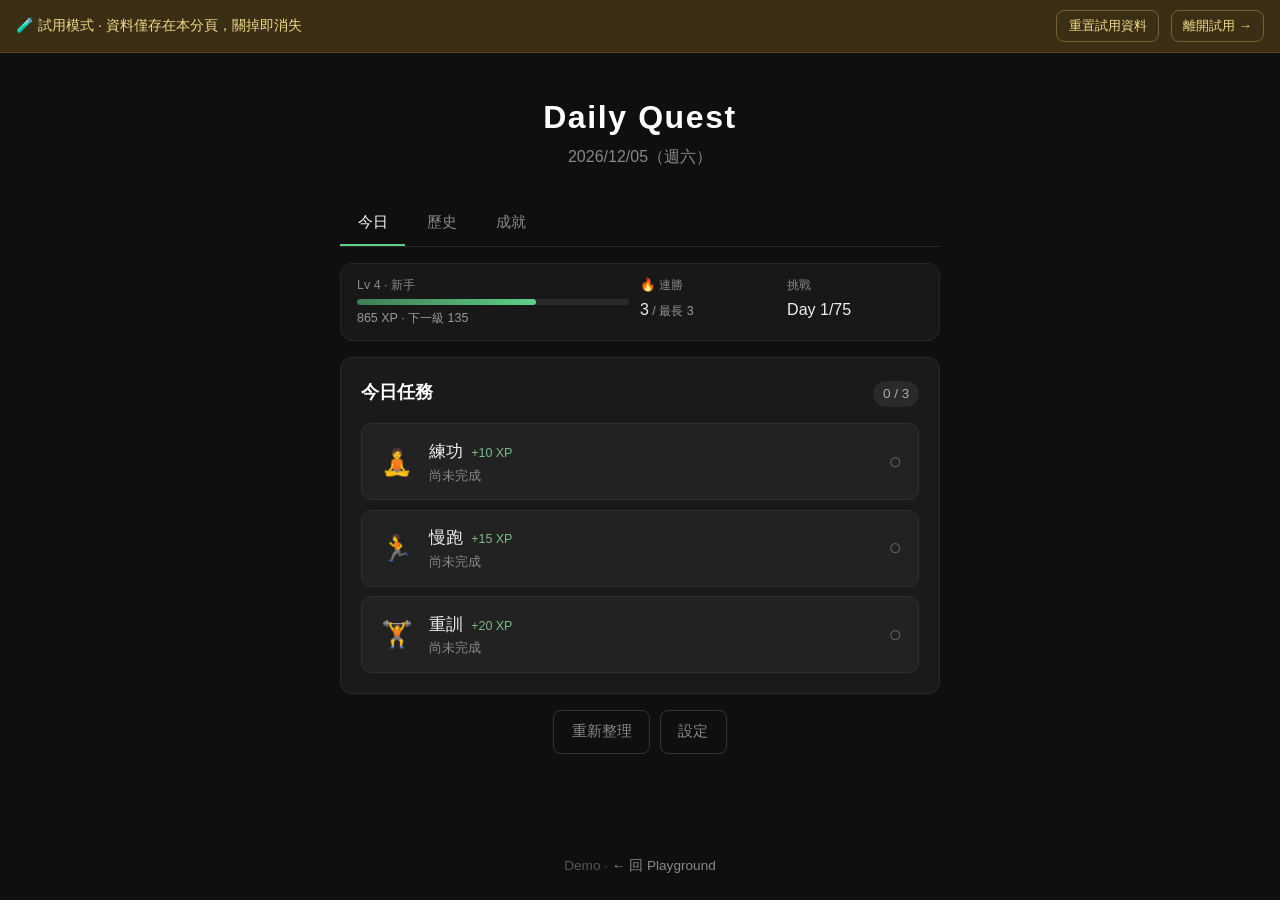
<file: daily-quest/demo.html>
<!DOCTYPE html>
<html lang="zh-TW">
<head>
    <meta charset="UTF-8">
    <meta name="viewport" content="width=device-width, initial-scale=1.0">
    <title>Daily Quest — 試用 Demo</title>
    <meta name="theme-color" content="#0f0f0f">
    <link rel="icon" type="image/svg+xml" href="./icon.svg">
    <link rel="stylesheet" href="./styles.css">
</head>
<body>
    <div id="demo-banner" class="demo-banner">
        <span class="demo-banner-text">🧪 試用模式 · 資料僅存在本分頁，關掉即消失</span>
        <button id="demo-reset" class="ghost">重置試用資料</button>
        <a class="ghost-link" href="./index.html">離開試用 →</a>
    </div>

    <header>
        <h1>Daily Quest</h1>
        <p id="today-date">—</p>
    </header>

    <main>
        <section id="loading" class="card loading hidden">
            <p>載入中…</p>
        </section>

        <div id="main-view" class="hidden">
            <nav class="tabs" role="tablist">
                <button class="tab active" data-tab="today" role="tab">今日</button>
                <button class="tab" data-tab="history" role="tab">歷史</button>
                <button class="tab" data-tab="stats" role="tab">成就</button>
            </nav>

            <div id="tab-today" class="tab-panel">
                <section id="status-bar" class="status-bar"></section>
                <section id="today-section" class="card">
                    <div class="card-header">
                        <h2>今日任務</h2>
                        <span id="today-progress" class="progress-badge">0 / 0</span>
                    </div>
                    <ul id="task-list" class="task-list"></ul>
                </section>
            </div>

            <div id="tab-history" class="tab-panel hidden">
                <section class="card">
                    <div class="card-header">
                        <h2>近期統計</h2>
                    </div>
                    <div id="stats-grid" class="stats-grid"></div>
                </section>

                <section class="card">
                    <div class="card-header">
                        <h2>熱力圖</h2>
                        <span class="muted">近 26 週</span>
                    </div>
                    <div id="heatmap-wrap">
                        <div id="heatmap" class="heatmap-grid"></div>
                        <div class="heatmap-legend">
                            <span class="muted">少</span>
                            <span class="heatmap-cell lvl-0"></span>
                            <span class="heatmap-cell lvl-1"></span>
                            <span class="heatmap-cell lvl-2"></span>
                            <span class="heatmap-cell lvl-3"></span>
                            <span class="heatmap-cell lvl-4"></span>
                            <span class="muted">多</span>
                        </div>
                    </div>
                </section>

                <section class="card">
                    <div class="card-header">
                        <h2>單任務歷史</h2>
                        <select id="task-select" class="task-select"></select>
                    </div>
                    <div id="task-history-chart" class="task-history-chart"></div>
                </section>

                <section class="card">
                    <div class="card-header">
                        <h2>過往紀錄</h2>
                        <span class="muted" id="history-range"></span>
                    </div>
                    <div id="history-table" class="history-table"></div>
                </section>
            </div>

            <div id="tab-stats" class="tab-panel hidden">
                <section class="card">
                    <div class="card-header">
                        <h2>我的角色</h2>
                    </div>
                    <div id="character-card" class="character-card"></div>
                </section>

                <section id="challenge-card" class="card hidden">
                    <div class="card-header">
                        <h2 id="challenge-title">75 Hard 挑戰</h2>
                        <span id="challenge-badge" class="progress-badge"></span>
                    </div>
                    <div id="challenge-body"></div>
                </section>

                <section class="card">
                    <div class="card-header">
                        <h2>成就</h2>
                        <span id="achievements-count" class="muted"></span>
                    </div>
                    <div id="achievements-grid" class="achievements-grid"></div>
                </section>
            </div>
        </div>

        <section id="footer-actions" class="footer-actions hidden">
            <button id="refresh" class="ghost">重新整理</button>
            <button id="open-settings" class="ghost">設定</button>
        </section>

        <section id="error-box" class="card error-box hidden">
            <h2>發生錯誤</h2>
            <p id="error-msg"></p>
            <button id="error-retry" class="primary">重試</button>
        </section>

        <div id="settings-modal" class="modal hidden">
            <div class="modal-backdrop"></div>
            <div class="modal-dialog card">
                <div class="card-header">
                    <h2>設定</h2>
                    <button class="icon-btn" id="close-settings">✕</button>
                </div>
                <div id="settings-body"></div>
            </div>
        </div>

        <div id="celebrate" class="celebrate hidden" aria-hidden="true"></div>
    </main>

    <footer>
        <p>Demo · <a href="../">← 回 Playground</a></p>
    </footer>

    <script src="./demo.js"></script>
    <script src="./js/util.js"></script>
    <script src="./js/state.js"></script>
    <script src="./js/api.js"></script>
    <script src="./js/game.js"></script>
    <script src="./js/render-today.js"></script>
    <script src="./js/render-history.js"></script>
    <script src="./js/render-stats.js"></script>
    <script src="./js/settings.js"></script>
    <script src="./js/app.js"></script>
    <script>
        document.getElementById('demo-reset').addEventListener('click', () => window.resetDemoState());
    </script>
</body>
</html>
</file>
<file: daily-quest/styles.css>
* {
    margin: 0;
    padding: 0;
    box-sizing: border-box;
}

body {
    font-family: -apple-system, BlinkMacSystemFont, "Segoe UI", Roboto, "Noto Sans TC", sans-serif;
    background-color: #0f0f0f;
    color: #e0e0e0;
    min-height: 100vh;
    display: flex;
    flex-direction: column;
    align-items: center;
    line-height: 1.5;
}

header {
    width: 100%;
    padding: 2.5rem 1.5rem 1rem;
    text-align: center;
}

header h1 {
    font-size: 2rem;
    font-weight: 700;
    letter-spacing: 0.05em;
    color: #fff;
}

header p {
    margin-top: 0.25rem;
    color: #888;
    font-size: 1rem;
}

main {
    width: 100%;
    max-width: 640px;
    padding: 1rem 1.25rem 2rem;
    display: flex;
    flex-direction: column;
    gap: 1rem;
}

.card {
    background: #1a1a1a;
    border: 1px solid #2a2a2a;
    border-radius: 12px;
    padding: 1.25rem;
}

.card-header {
    display: flex;
    justify-content: space-between;
    align-items: baseline;
    margin-bottom: 1rem;
}

.card h2 {
    font-size: 1.15rem;
    color: #fff;
    font-weight: 600;
}

.hidden {
    display: none !important;
}

.muted {
    color: #777;
    font-size: 0.85rem;
}

.error {
    color: #f66;
    font-size: 0.9rem;
    margin-top: 0.5rem;
}

/* progress badge */
.progress-badge {
    background: #2a2a2a;
    color: #aaa;
    padding: 0.2rem 0.6rem;
    border-radius: 999px;
    font-size: 0.85rem;
    font-variant-numeric: tabular-nums;
}

.progress-badge.full {
    background: #1f4d2e;
    color: #7fe0a5;
}

/* task list */
.task-list {
    list-style: none;
    display: flex;
    flex-direction: column;
    gap: 0.6rem;
}

.task-item {
    display: flex;
    align-items: center;
    gap: 0.8rem;
    background: #222;
    border: 1px solid #2e2e2e;
    border-radius: 10px;
    padding: 0.9rem 1rem;
    transition: transform 0.15s, border-color 0.15s, background 0.15s;
    cursor: pointer;
    user-select: none;
}

.task-item:hover {
    border-color: #555;
}

.task-item:active {
    transform: scale(0.98);
}

.task-item.done {
    background: #14291c;
    border-color: #2f5c3f;
    cursor: default;
    position: relative;
}
.task-item.done::after {
    content: "長按取消";
    position: absolute;
    right: 3rem;
    top: 50%;
    transform: translateY(-50%);
    font-size: 0.7rem;
    color: #486f5a;
    opacity: 0;
    transition: opacity 0.15s;
    pointer-events: none;
}
.task-item.done:hover::after { opacity: 1; }
.task-item.pressing {
    transform: scale(0.97);
    box-shadow: 0 0 0 2px #f0d98c inset;
}

.task-item.done:hover {
    border-color: #2f5c3f;
}

.task-icon {
    font-size: 1.6rem;
    width: 2.4rem;
    text-align: center;
}

.task-main {
    flex: 1;
    min-width: 0;
}

.task-name {
    font-size: 1.05rem;
    color: #eee;
    font-weight: 500;
}

.task-meta {
    font-size: 0.8rem;
    color: #888;
    margin-top: 0.1rem;
}

.task-item.done .task-name {
    color: #9fe2b6;
}

.task-action {
    font-size: 1.4rem;
    color: #666;
}

.task-item.done .task-action {
    color: #5fcf88;
}

.task-item.pending-sync .task-action {
    color: #c4a64b;
}

/* history table */
.history-table {
    overflow-x: auto;
    -webkit-overflow-scrolling: touch;
}

.history-table table {
    width: 100%;
    border-collapse: collapse;
    font-size: 0.88rem;
}

.history-table th,
.history-table td {
    padding: 0.55rem 0.5rem;
    border-bottom: 1px solid #242424;
    text-align: center;
    white-space: nowrap;
}

.history-table th {
    color: #888;
    font-weight: 500;
    font-size: 0.82rem;
    position: sticky;
    top: 0;
    background: #1a1a1a;
}

.history-table td.date-col {
    text-align: left;
    color: #aaa;
}

.history-table td.date-col.today {
    color: #fff;
    font-weight: 600;
}

.history-table td.date-col .weekday {
    color: #666;
    margin-left: 0.3rem;
    font-size: 0.8rem;
}

.history-table td .cell-done {
    color: #5fcf88;
    font-variant-numeric: tabular-nums;
    font-size: 0.8rem;
}

.history-table td .cell-none {
    color: #333;
}

.history-table tr.full-day td.date-col {
    color: #e6d066;
}

.history-empty {
    text-align: center;
    padding: 2rem 0;
    color: #555;
}

/* setup card */
.setup input[type=url] {
    display: block;
    width: 100%;
    margin-top: 1rem;
    padding: 0.7rem 0.9rem;
    background: #0f0f0f;
    border: 1px solid #333;
    border-radius: 8px;
    color: #eee;
    font-size: 0.95rem;
    font-family: inherit;
}

.setup input[type=url]:focus {
    outline: none;
    border-color: #6a6;
}

.setup p {
    color: #aaa;
}

.setup p.muted a {
    color: #8ab4f8;
}

button {
    cursor: pointer;
    font-family: inherit;
    font-size: 0.95rem;
    padding: 0.65rem 1.1rem;
    border-radius: 8px;
    border: 1px solid transparent;
    transition: background 0.15s, border-color 0.15s;
}

button.primary {
    margin-top: 0.8rem;
    background: #2f5c3f;
    color: #e7fbee;
    border-color: #3f7d55;
}

button.primary:hover {
    background: #3b7150;
}

button.ghost {
    background: transparent;
    color: #888;
    border: 1px solid #333;
}

button.ghost:hover {
    border-color: #555;
    color: #ccc;
}

.footer-actions {
    display: flex;
    gap: 0.6rem;
    justify-content: center;
    flex-wrap: wrap;
}

.loading p {
    text-align: center;
    color: #888;
}

.error-box h2 {
    color: #f66;
}

.error-box p {
    color: #ccc;
    margin: 0.5rem 0 1rem;
    word-break: break-all;
}

footer {
    margin-top: auto;
    padding: 1.5rem;
    text-align: center;
    color: #555;
    font-size: 0.85rem;
}

footer a {
    color: #888;
    text-decoration: none;
}

footer a:hover {
    color: #ccc;
}

/* demo banner */
.demo-banner {
    width: 100%;
    background: #3a2e14;
    color: #f0d98c;
    padding: 0.6rem 1rem;
    display: flex;
    align-items: center;
    gap: 0.75rem;
    flex-wrap: wrap;
    justify-content: center;
    border-bottom: 1px solid #5a4520;
    font-size: 0.9rem;
}

.demo-banner-text { flex: 1 1 auto; min-width: 0; }

.demo-banner button.ghost {
    padding: 0.35rem 0.7rem;
    font-size: 0.82rem;
    border-color: #7a6030;
    color: #f0d98c;
    background: transparent;
}

.demo-banner button.ghost:hover {
    background: #4a3a1a;
    color: #fff;
}

.demo-banner .ghost-link {
    color: #f0d98c;
    text-decoration: none;
    font-size: 0.82rem;
    padding: 0.35rem 0.7rem;
    border: 1px solid #7a6030;
    border-radius: 8px;
}

.demo-banner .ghost-link:hover {
    background: #4a3a1a;
    color: #fff;
}

/* setup demo link */
.setup .demo-link {
    margin-top: 0.6rem;
    display: inline-block;
    color: #8ab4f8;
    font-size: 0.88rem;
    text-decoration: none;
}
.setup .demo-link:hover { text-decoration: underline; }

/* ========== tabs ========== */
.tabs {
    display: flex;
    gap: 0.25rem;
    border-bottom: 1px solid #2a2a2a;
    margin-bottom: 1rem;
}
.tab {
    background: transparent;
    color: #888;
    border: none;
    border-bottom: 2px solid transparent;
    padding: 0.7rem 1.1rem;
    font-size: 0.95rem;
    cursor: pointer;
    border-radius: 0;
}
.tab:hover { color: #ccc; }
.tab.active { color: #fff; border-bottom-color: #5fcf88; }
.tab-panel { display: flex; flex-direction: column; gap: 1rem; }
.tab-panel.hidden { display: none; }

/* ========== status bar ========== */
.status-bar {
    display: grid;
    grid-template-columns: 2fr 1fr 1fr;
    gap: 0.7rem;
    background: #181818;
    border: 1px solid #262626;
    border-radius: 12px;
    padding: 0.75rem 1rem;
}
.status-bar:empty { display: none; }
.status-item { min-width: 0; }
.status-label { display: block; font-size: 0.78rem; color: #888; margin-bottom: 0.2rem; }
.status-value { display: block; color: #eee; font-size: 1rem; font-variant-numeric: tabular-nums; }
.status-value.small, .status-value .small { font-size: 0.78rem; color: #999; font-weight: normal; }
.xp-bar { height: 6px; background: #2a2a2a; border-radius: 999px; overflow: hidden; margin: 0.25rem 0; }
.xp-fill { height: 100%; background: linear-gradient(90deg, #3f7d55, #5fcf88); border-radius: 999px; transition: width 0.4s; }

/* task xp badge */
.task-xp {
    margin-left: 0.5rem;
    color: #7fb889;
    font-size: 0.78rem;
    font-weight: normal;
}

/* ========== stats grid ========== */
.stats-grid {
    display: grid;
    grid-template-columns: repeat(auto-fit, minmax(120px, 1fr));
    gap: 0.7rem;
}
.stat-cell {
    background: #202020;
    border: 1px solid #2a2a2a;
    border-radius: 10px;
    padding: 0.8rem;
    text-align: center;
}
.stat-label { font-size: 0.78rem; color: #888; }
.stat-value { font-size: 1.6rem; color: #fff; margin: 0.2rem 0; font-weight: 600; font-variant-numeric: tabular-nums; }
.stat-sub { font-size: 0.78rem; color: #777; }

/* ========== heatmap ========== */
#heatmap-wrap {
    overflow-x: auto;
    -webkit-overflow-scrolling: touch;
}
.heatmap-grid {
    display: flex;
    flex-direction: column;
    gap: 3px;
    min-width: 400px;
}
.heatmap-months {
    display: flex;
    gap: 3px;
    font-size: 0.7rem;
    color: #666;
    height: 14px;
    margin-bottom: 2px;
}
.heatmap-month-cell {
    flex: 0 0 12px;
    white-space: nowrap;
    overflow: visible;
}
.heatmap-cells {
    display: grid;
    grid-auto-flow: column;
    grid-template-rows: repeat(7, 12px);
    grid-auto-columns: 12px;
    gap: 3px;
}
.heatmap-cell {
    width: 12px;
    height: 12px;
    border-radius: 2px;
    background: #1e1e1e;
}
.heatmap-cell.lvl-0 { background: #1e1e1e; }
.heatmap-cell.lvl-1 { background: #0e4429; }
.heatmap-cell.lvl-2 { background: #006d32; }
.heatmap-cell.lvl-3 { background: #26a641; }
.heatmap-cell.lvl-4 { background: #39d353; }
.heatmap-cell.future { background: #111; opacity: 0.5; }
.heatmap-legend {
    display: flex;
    gap: 0.35rem;
    align-items: center;
    justify-content: flex-end;
    margin-top: 0.6rem;
}
.heatmap-legend .heatmap-cell { display: inline-block; }

@media (max-width: 480px) {
    header { padding-top: 1.5rem; }
    header h1 { font-size: 1.7rem; }
    main { padding: 0.75rem 1rem 2rem; }
    .card { padding: 1rem; }
    .status-bar { grid-template-columns: 1fr 1fr; }
    .status-item:first-child { grid-column: 1 / -1; }
}

/* ========== task history chart ========== */
.task-select {
    background: #0f0f0f;
    color: #ddd;
    border: 1px solid #333;
    border-radius: 6px;
    padding: 0.3rem 0.5rem;
    font-family: inherit;
    font-size: 0.88rem;
}
.task-history-header {
    display: flex;
    justify-content: space-between;
    align-items: baseline;
    margin-bottom: 0.6rem;
    font-size: 0.9rem;
}
.task-history-title { color: #eee; }
.task-history-rate { color: #888; font-size: 0.82rem; }
.task-history-row {
    display: flex;
    gap: 2px;
    overflow-x: auto;
    -webkit-overflow-scrolling: touch;
}
.th-cell {
    display: inline-block;
    width: 10px;
    height: 18px;
    background: #222;
    border-radius: 2px;
}
.th-cell.done { background: #39d353; }
.task-history-axis {
    display: flex;
    justify-content: space-between;
    font-size: 0.75rem;
    color: #666;
    margin-top: 0.4rem;
}

/* ========== character card ========== */
.char-row {
    display: flex;
    align-items: center;
    gap: 1rem;
    margin-bottom: 0.8rem;
}
.char-avatar {
    font-size: 3rem;
    line-height: 1;
    width: 4.5rem;
    height: 4.5rem;
    display: flex;
    align-items: center;
    justify-content: center;
    background: #222;
    border: 1px solid #333;
    border-radius: 12px;
}
.char-info { flex: 1; min-width: 0; }
.char-title { color: #fff; font-size: 1.1rem; font-weight: 600; }
.char-level { color: #5fcf88; font-size: 0.9rem; margin-bottom: 0.3rem; }
.char-xp { font-size: 0.8rem; margin-top: 0.25rem; }
.char-stats {
    display: grid;
    grid-template-columns: repeat(3, 1fr);
    gap: 0.5rem;
    margin-top: 0.8rem;
}
.char-stat {
    background: #1f1f1f;
    border-radius: 8px;
    padding: 0.5rem;
    text-align: center;
    display: flex;
    flex-direction: column;
    gap: 0.2rem;
}
.char-stat b { color: #eee; font-size: 1.05rem; font-variant-numeric: tabular-nums; }

/* ========== challenge card ========== */
.challenge-progress { margin-bottom: 0.6rem; }
.challenge-bar {
    height: 10px;
    background: #222;
    border-radius: 999px;
    overflow: hidden;
    margin-bottom: 0.3rem;
}
.challenge-fill {
    height: 100%;
    background: linear-gradient(90deg, #8b5cf6, #5fcf88);
    transition: width 0.4s;
}
.challenge-actions {
    display: flex;
    gap: 0.5rem;
    flex-wrap: wrap;
    margin-top: 0.8rem;
}
.inline-check {
    display: inline-flex;
    align-items: center;
    gap: 0.4rem;
    color: #ccc;
    font-size: 0.88rem;
    margin-top: 0.6rem;
    cursor: pointer;
}
.inline-check input { accent-color: #5fcf88; }

/* ========== achievements ========== */
.achievements-grid {
    display: grid;
    grid-template-columns: repeat(auto-fit, minmax(120px, 1fr));
    gap: 0.6rem;
}
.achievement {
    background: #1e1e1e;
    border: 1px solid #2a2a2a;
    border-radius: 10px;
    padding: 0.75rem;
    text-align: center;
    opacity: 0.4;
    transition: opacity 0.2s, border-color 0.2s;
}
.achievement.unlocked {
    opacity: 1;
    border-color: #3a5c43;
    background: linear-gradient(160deg, #1e2a22, #1a1a1a);
}
.ach-icon { font-size: 1.8rem; }
.ach-name { color: #eee; font-weight: 500; margin: 0.25rem 0; font-size: 0.88rem; }
.ach-desc { color: #888; font-size: 0.75rem; line-height: 1.3; }

/* ========== settings modal ========== */
.modal { position: fixed; inset: 0; z-index: 100; display: flex; align-items: center; justify-content: center; }
.modal.hidden { display: none; }
.modal-backdrop { position: absolute; inset: 0; background: rgba(0,0,0,0.6); }
.modal-dialog {
    position: relative;
    max-width: 560px;
    width: calc(100% - 2rem);
    max-height: calc(100vh - 2rem);
    overflow-y: auto;
    background: #1a1a1a;
}
.icon-btn {
    background: transparent;
    color: #999;
    border: 1px solid transparent;
    font-size: 1rem;
    padding: 0.3rem 0.55rem;
    border-radius: 6px;
}
.icon-btn:hover { color: #fff; border-color: #333; }
.settings-section { margin-bottom: 1.2rem; }
.settings-section h3 { color: #ddd; font-size: 0.95rem; margin-bottom: 0.5rem; }
.settings-tasks { list-style: none; display: flex; flex-direction: column; gap: 0.4rem; margin-bottom: 0.6rem; }
.settings-task {
    display: grid;
    grid-template-columns: 3rem 1fr 4rem auto auto;
    gap: 0.4rem;
    align-items: center;
    background: #202020;
    border: 1px solid #2a2a2a;
    border-radius: 8px;
    padding: 0.4rem;
}
.settings-task input[type=text],
.settings-task .st-icon,
.settings-task .st-name,
.settings-task .st-xp {
    background: #0f0f0f;
    color: #eee;
    border: 1px solid #333;
    border-radius: 6px;
    padding: 0.35rem 0.45rem;
    font-family: inherit;
    font-size: 0.88rem;
    width: 100%;
    min-width: 0;
}
.settings-task .st-icon { text-align: center; }
.field {
    display: flex;
    align-items: center;
    gap: 0.6rem;
    margin-bottom: 0.4rem;
    font-size: 0.88rem;
    color: #ccc;
}
.field > span { flex: 0 0 6.5rem; color: #888; }
.field input {
    flex: 1;
    background: #0f0f0f;
    color: #eee;
    border: 1px solid #333;
    border-radius: 6px;
    padding: 0.35rem 0.5rem;
    font-family: inherit;
    font-size: 0.88rem;
}
#settings-msg { margin-top: 0.6rem; min-height: 1em; }

/* ========== celebrate ========== */
.celebrate {
    position: fixed;
    inset: 0;
    pointer-events: none;
    overflow: hidden;
    z-index: 200;
}
.confetti {
    position: absolute;
    top: -2rem;
    font-size: 1.6rem;
    animation: confetti-fall linear forwards;
}
@keyframes confetti-fall {
    to {
        transform: translateY(110vh) rotate(720deg);
        opacity: 0;
    }
}
</file>
